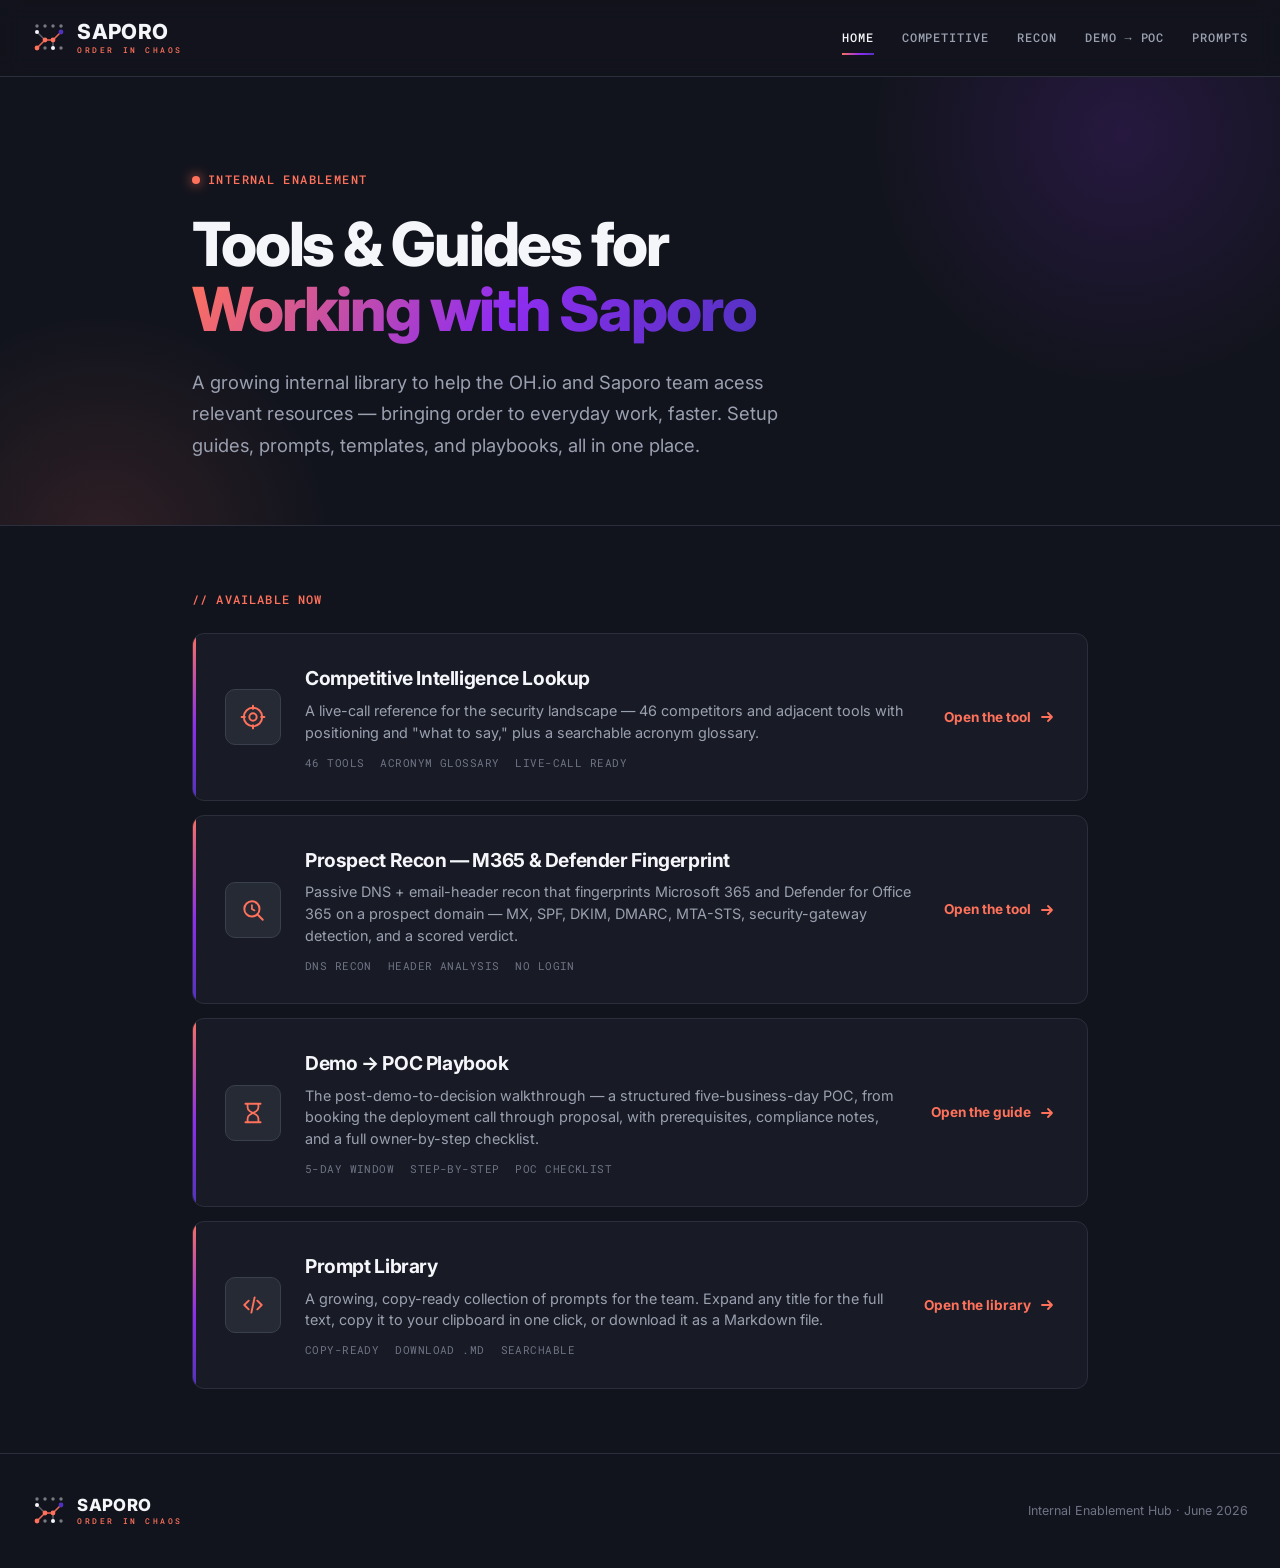
<file: index.html>
<!DOCTYPE html>
<html lang="en">
<head>
  <meta charset="UTF-8" />
  <meta name="viewport" content="width=device-width, initial-scale=1.0" />
  <title>Internal Enablement | Saporo</title>
  <link rel="preconnect" href="https://fonts.googleapis.com" />
  <link href="https://fonts.googleapis.com/css2?family=Inter:ital,wght@0,300;0,400;0,500;0,600;0,700;0,800;0,900;1,400&family=Roboto+Mono:ital,wght@0,400;0,500;1,400&display=swap" rel="stylesheet" />
  <link rel="stylesheet" href="saporo.css" />
  <style>
    /* Page-specific styles — brand tokens, header/nav & footer live in saporo.css */
    .container { max-width: var(--content-max); margin: 0 auto; padding: 0 var(--content-pad); }

    /* ── Hero ───────────────────────────────────────────────────── */
    .hero {
      padding: 5.5rem 0 4rem;
      border-bottom: 1px solid var(--border);
      position: relative;
      overflow: hidden;
    }
    .hero::before {
      content: '';
      position: absolute;
      top: -45%; right: -8%;
      width: 520px; height: 520px;
      background: radial-gradient(circle, rgba(143,45,240,0.16), transparent 68%);
      pointer-events: none;
    }
    .hero::after {
      content: '';
      position: absolute;
      bottom: -55%; left: -10%;
      width: 460px; height: 460px;
      background: radial-gradient(circle, rgba(255,113,91,0.12), transparent 70%);
      pointer-events: none;
    }
    .hero .container { position: relative; z-index: 1; }
    .hero-eyebrow {
      display: inline-flex;
      align-items: center;
      gap: 0.5rem;
      font-family: 'Roboto Mono', monospace;
      font-size: 0.72rem;
      font-weight: 500;
      letter-spacing: 0.12em;
      text-transform: uppercase;
      color: var(--coral);
      margin-bottom: 1.4rem;
    }
    .hero-eyebrow::before {
      content: '';
      display: block;
      width: 8px; height: 8px;
      border-radius: 50%;
      background: var(--coral);
      box-shadow: 0 0 12px var(--coral);
    }
    .hero h1 {
      font-size: clamp(2.4rem, 5.5vw, 3.8rem);
      font-weight: 800;
      line-height: 1.08;
      color: var(--off-white);
      letter-spacing: -0.035em;
      margin-bottom: 1.5rem;
    }
    .hero h1 span {
      background: var(--grad);
      -webkit-background-clip: text;
      background-clip: text;
      -webkit-text-fill-color: transparent;
      color: transparent;
    }
    .hero-sub {
      font-size: 1.15rem;
      color: var(--gray-light);
      font-weight: 400;
      max-width: 620px;
    }

    /* ── Section heading ────────────────────────────────────────── */
    .section-label {
      font-family: 'Roboto Mono', monospace;
      font-size: 0.72rem;
      font-weight: 500;
      letter-spacing: 0.1em;
      text-transform: uppercase;
      color: var(--coral);
      margin-bottom: 1.5rem;
    }

    /* ── Resources ──────────────────────────────────────────────── */
    .resources { padding: 4rem 0; }

    /* Featured resource card */
    .featured {
      display: grid;
      grid-template-columns: 56px 1fr auto;
      align-items: center;
      gap: 0 1.5rem;
      background: var(--bg-2);
      border: 1px solid var(--border);
      border-radius: 12px;
      padding: 1.75rem 2rem;
      position: relative;
      overflow: hidden;
      transition: border-color 0.18s, background 0.18s, transform 0.18s;
    }
    .featured::before {
      content: '';
      position: absolute;
      left: 0; top: 0; bottom: 0;
      width: 3px;
      background: var(--grad);
    }
    .featured:hover {
      background: var(--bg-3);
      border-color: var(--gray-dim);
      transform: translateY(-2px);
    }
    .featured-icon {
      width: 56px; height: 56px;
      background: var(--bg-4);
      border: 1px solid var(--gray-dim);
      border-radius: 10px;
      display: flex; align-items: center; justify-content: center;
      color: var(--coral);
    }
    .featured-body h3 {
      font-size: 1.2rem;
      font-weight: 700;
      color: var(--off-white);
      letter-spacing: -0.02em;
      margin-bottom: 0.3rem;
    }
    .featured-body p { font-size: 0.9rem; color: var(--gray-light); line-height: 1.5; }
    .featured-meta { display: flex; gap: 1rem; margin-top: 0.65rem; }
    .featured-meta span {
      font-family: 'Roboto Mono', monospace;
      font-size: 0.68rem;
      letter-spacing: 0.04em;
      text-transform: uppercase;
      color: var(--gray);
    }
    .featured-cta {
      display: inline-flex;
      align-items: center;
      gap: 0.5rem;
      font-size: 0.85rem;
      font-weight: 700;
      color: var(--coral);
      white-space: nowrap;
    }
    .featured-cta svg { transition: transform 0.18s; }
    .featured:hover .featured-cta svg { transform: translateX(4px); }
    .featured + .featured { margin-top: 14px; }

    @media (max-width: 720px) {
      .hero { padding: 4rem 0 3rem; }
      .hero h1 { font-size: 2.2rem; }
      .featured { grid-template-columns: 48px 1fr; gap: 1rem 1.25rem; padding: 1.5rem 1.5rem 1.5rem 1.65rem; }
      .featured-icon { width: 48px; height: 48px; }
      .featured-cta { grid-column: 1 / -1; }
    }
  </style>
</head>
<body>

  <!-- ── Header / persistent nav ────────────────────────────────── -->
  <header>
    <div class="nav-wrap">
      <a class="logo-link" href="index.html" aria-label="Saporo — Home">
        <!-- Saporo node-graph mark (white knockout for dark theme) -->
        <svg class="logo-mark" viewBox="0 0 34 34" fill="none" xmlns="http://www.w3.org/2000/svg" aria-hidden="true">
          <!-- connecting edges -->
          <path d="M5 27 L13 19 L21 19 L29 11" stroke="#FF715B" stroke-width="1.6" stroke-linecap="round" stroke-linejoin="round" opacity="0.9"/>
          <path d="M5 11 L13 19 M21 19 L21 27" stroke="#F5F6FA" stroke-width="1.4" stroke-linecap="round" opacity="0.35"/>
          <!-- dot grid -->
          <circle cx="5"  cy="5"  r="1.7" fill="#F5F6FA" opacity="0.45"/>
          <circle cx="13" cy="5"  r="1.7" fill="#F5F6FA" opacity="0.45"/>
          <circle cx="21" cy="5"  r="1.7" fill="#F5F6FA" opacity="0.45"/>
          <circle cx="29" cy="5"  r="1.7" fill="#F5F6FA" opacity="0.45"/>
          <circle cx="5"  cy="11" r="2"   fill="#F5F6FA"/>
          <circle cx="29" cy="11" r="2.4" fill="#5132C0"/>
          <circle cx="13" cy="19" r="2.4" fill="#FF715B"/>
          <circle cx="21" cy="19" r="2.4" fill="#FF715B"/>
          <circle cx="5"  cy="27" r="2.4" fill="#FF715B"/>
          <circle cx="21" cy="27" r="2"   fill="#F5F6FA"/>
          <circle cx="29" cy="27" r="1.7" fill="#F5F6FA" opacity="0.45"/>
          <circle cx="13" cy="27" r="1.7" fill="#F5F6FA" opacity="0.45"/>
        </svg>
        <span class="logo-text">
          <span class="logo-word">SAPORO</span>
          <span class="logo-tag">Order in Chaos</span>
        </span>
      </a>
      <nav class="site-nav" aria-label="Primary">
        <a href="index.html" class="active">Home</a>
        <a href="competitive-lookup.html">Competitive</a>
        <a href="recon.html">Recon</a>
        <a href="demo-to-poc.html">Demo &rarr; POC</a>
        <a href="prompts.html">Prompts</a>
      </nav>
    </div>
  </header>

  <!-- ── Hero ──────────────────────────────────────────────────── -->
  <section class="hero">
    <div class="container">
      <div class="hero-eyebrow">Internal Enablement</div>
      <h1>Tools &amp; Guides for<br /><span>Working with Saporo</span></h1>
      <p class="hero-sub">A growing internal library to help the OH.io and Saporo team acess relevant resources — bringing order to everyday work, faster. Setup guides, prompts, templates, and playbooks, all in one place.</p>
    </div>
  </section>

  <!-- ── Resources ─────────────────────────────────────────────── -->
  <section class="resources">
    <div class="container">
      <p class="section-label">// available now</p>

      <!-- Featured resource — live tool -->
      <a class="featured" href="competitive-lookup.html">
        <div class="featured-icon">
          <svg width="26" height="26" viewBox="0 0 24 24" fill="none"><circle cx="12" cy="12" r="8.5" stroke="currentColor" stroke-width="1.8"/><circle cx="12" cy="12" r="3.4" stroke="currentColor" stroke-width="1.8"/><path d="M12 1.5v3M12 19.5v3M1.5 12h3M19.5 12h3" stroke="currentColor" stroke-width="1.8" stroke-linecap="round"/></svg>
        </div>
        <div class="featured-body">
          <h3>Competitive Intelligence Lookup</h3>
          <p>A live-call reference for the security landscape — 46 competitors and adjacent tools with positioning and "what to say," plus a searchable acronym glossary.</p>
          <div class="featured-meta">
            <span>46 tools</span>
            <span>Acronym glossary</span>
            <span>Live-call ready</span>
          </div>
        </div>
        <span class="featured-cta">
          Open the tool
          <svg width="16" height="16" viewBox="0 0 16 16" fill="none"><path d="M3 8h10M9 4l4 4-4 4" stroke="#FF715B" stroke-width="1.8" stroke-linecap="round" stroke-linejoin="round"/></svg>
        </span>
      </a>

      <a class="featured" href="recon.html">
        <div class="featured-icon">
          <svg width="26" height="26" viewBox="0 0 24 24" fill="none"><circle cx="11" cy="11" r="7" stroke="currentColor" stroke-width="1.8"/><path d="M16.2 16.2 21 21" stroke="currentColor" stroke-width="1.8" stroke-linecap="round"/><path d="M11 7.5V11l2.4 1.4" stroke="currentColor" stroke-width="1.6" stroke-linecap="round" stroke-linejoin="round"/></svg>
        </div>
        <div class="featured-body">
          <h3>Prospect Recon — M365 &amp; Defender Fingerprint</h3>
          <p>Passive DNS + email-header recon that fingerprints Microsoft 365 and Defender for Office 365 on a prospect domain — MX, SPF, DKIM, DMARC, MTA-STS, security-gateway detection, and a scored verdict.</p>
          <div class="featured-meta">
            <span>DNS recon</span>
            <span>Header analysis</span>
            <span>No login</span>
          </div>
        </div>
        <span class="featured-cta">
          Open the tool
          <svg width="16" height="16" viewBox="0 0 16 16" fill="none"><path d="M3 8h10M9 4l4 4-4 4" stroke="#FF715B" stroke-width="1.8" stroke-linecap="round" stroke-linejoin="round"/></svg>
        </span>
      </a>

      <a class="featured" href="demo-to-poc.html">
        <div class="featured-icon">
          <svg width="26" height="26" viewBox="0 0 24 24" fill="none"><path d="M5 3.5h14M5 20.5h14M7 3.5v3.2c0 1.5.8 2.9 2.1 3.7L12 12l2.9-1.6A4.3 4.3 0 0 0 17 6.7V3.5M7 20.5v-3.2c0-1.5.8-2.9 2.1-3.7L12 12l2.9 1.6c1.3.8 2.1 2.2 2.1 3.7v3.2" stroke="currentColor" stroke-width="1.7" stroke-linecap="round" stroke-linejoin="round"/></svg>
        </div>
        <div class="featured-body">
          <h3>Demo &rarr; POC Playbook</h3>
          <p>The post-demo-to-decision walkthrough — a structured five-business-day POC, from booking the deployment call through proposal, with prerequisites, compliance notes, and a full owner-by-step checklist.</p>
          <div class="featured-meta">
            <span>5-day window</span>
            <span>Step-by-step</span>
            <span>POC checklist</span>
          </div>
        </div>
        <span class="featured-cta">
          Open the guide
          <svg width="16" height="16" viewBox="0 0 16 16" fill="none"><path d="M3 8h10M9 4l4 4-4 4" stroke="#FF715B" stroke-width="1.8" stroke-linecap="round" stroke-linejoin="round"/></svg>
        </span>
      </a>

      <a class="featured" href="prompts.html">
        <div class="featured-icon">
          <svg width="26" height="26" viewBox="0 0 24 24" fill="none"><path d="M8 8l-4 4 4 4M16 8l4 4-4 4M13.5 5l-3 14" stroke="currentColor" stroke-width="1.8" stroke-linecap="round" stroke-linejoin="round"/></svg>
        </div>
        <div class="featured-body">
          <h3>Prompt Library</h3>
          <p>A growing, copy-ready collection of prompts for the team. Expand any title for the full text, copy it to your clipboard in one click, or download it as a Markdown file.</p>
          <div class="featured-meta">
            <span>Copy-ready</span>
            <span>Download .md</span>
            <span>Searchable</span>
          </div>
        </div>
        <span class="featured-cta">
          Open the library
          <svg width="16" height="16" viewBox="0 0 16 16" fill="none"><path d="M3 8h10M9 4l4 4-4 4" stroke="#FF715B" stroke-width="1.8" stroke-linecap="round" stroke-linejoin="round"/></svg>
        </span>
      </a>

    </div>
  </section>

  <!-- ── Footer ─────────────────────────────────────────────────── -->
  <footer>
    <div class="nav-wrap">
      <a class="logo-link footer-left" href="index.html" aria-label="Saporo — Home">
        <svg class="logo-mark" viewBox="0 0 34 34" fill="none" xmlns="http://www.w3.org/2000/svg" aria-hidden="true">
          <path d="M5 27 L13 19 L21 19 L29 11" stroke="#FF715B" stroke-width="1.6" stroke-linecap="round" stroke-linejoin="round" opacity="0.9"/>
          <path d="M5 11 L13 19 M21 19 L21 27" stroke="#F5F6FA" stroke-width="1.4" stroke-linecap="round" opacity="0.35"/>
          <circle cx="5"  cy="5"  r="1.7" fill="#F5F6FA" opacity="0.45"/>
          <circle cx="13" cy="5"  r="1.7" fill="#F5F6FA" opacity="0.45"/>
          <circle cx="21" cy="5"  r="1.7" fill="#F5F6FA" opacity="0.45"/>
          <circle cx="29" cy="5"  r="1.7" fill="#F5F6FA" opacity="0.45"/>
          <circle cx="5"  cy="11" r="2"   fill="#F5F6FA"/>
          <circle cx="29" cy="11" r="2.4" fill="#5132C0"/>
          <circle cx="13" cy="19" r="2.4" fill="#FF715B"/>
          <circle cx="21" cy="19" r="2.4" fill="#FF715B"/>
          <circle cx="5"  cy="27" r="2.4" fill="#FF715B"/>
          <circle cx="21" cy="27" r="2"   fill="#F5F6FA"/>
          <circle cx="29" cy="27" r="1.7" fill="#F5F6FA" opacity="0.45"/>
          <circle cx="13" cy="27" r="1.7" fill="#F5F6FA" opacity="0.45"/>
        </svg>
        <span class="logo-text">
          <span class="logo-word">SAPORO</span>
          <span class="logo-tag">Order in Chaos</span>
        </span>
      </a>
      <p>Internal Enablement Hub · June 2026</p>
    </div>
  </footer>

</body>
</html>
</file>
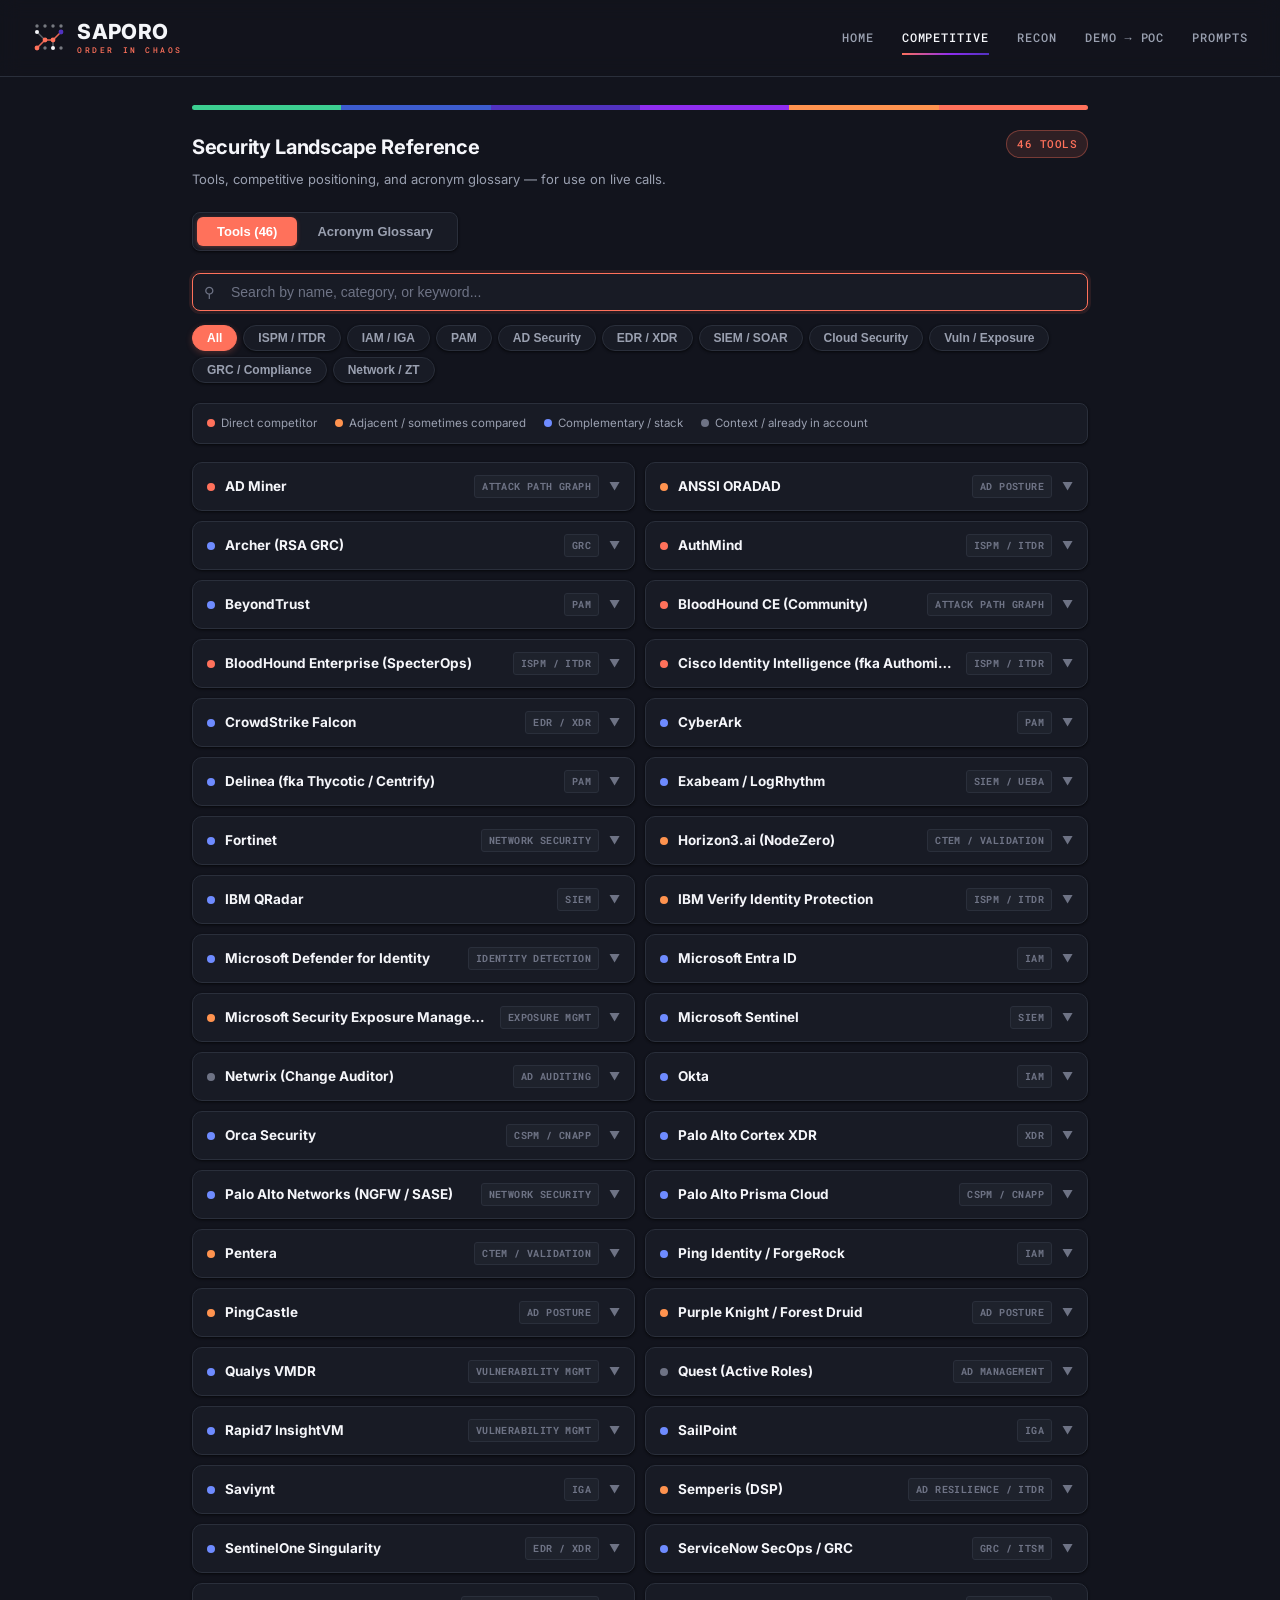
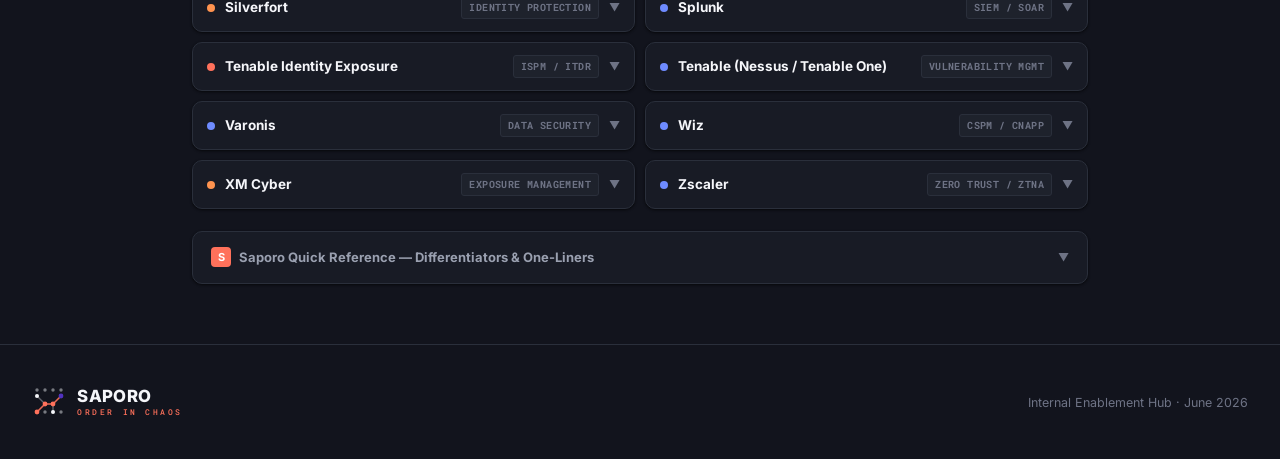
<file: competitive-lookup.html>
<!DOCTYPE html>
<html lang="en">
<head>
<meta charset="UTF-8">
<meta name="viewport" content="width=device-width, initial-scale=1.0">
<title>Saporo — Competitive Intelligence</title>
<link rel="preconnect" href="https://fonts.googleapis.com" />
<link href="https://fonts.googleapis.com/css2?family=Inter:ital,wght@0,300;0,400;0,500;0,600;0,700;0,800;0,900;1,400&family=Roboto+Mono:ital,wght@0,400;0,500;1,400&display=swap" rel="stylesheet" />
<link rel="stylesheet" href="saporo.css" />
<style>
  /* Page-specific styles — brand tokens, header/nav & footer live in saporo.css.
     The tool's semantic tokens alias the shared brand so changes propagate. */
  :root {
    --surface:var(--bg-2); --border-strong:var(--gray-dim);
    --text:var(--off-white); --text-2:var(--gray-light); --text-3:var(--gray);
    --red:var(--coral); --red-dark:#FF8E7B; --red-light:rgba(255,113,91,0.12); --red-mid:rgba(255,113,91,0.18);
    --green-bg:rgba(60,207,145,0.12); --green-b:rgba(60,207,145,0.32);
    --orange-bg:rgba(255,147,79,0.12); --orange-b:rgba(255,147,79,0.32);
    --blue:#6E8BFF; --blue-bg:rgba(60,92,207,0.18); --blue-b:rgba(110,139,255,0.4);
    --gray-bg:#1E222C; --gray-b:var(--border);
    --shadow-sm:0 1px 3px rgba(0,0,0,.4),0 1px 2px rgba(0,0,0,.3);
    --shadow:0 4px 16px rgba(0,0,0,.5),0 1px 3px rgba(0,0,0,.4);
  }

  /* live tool count, shown in the page header */
  .count-pill { flex-shrink:0; font-family:'Roboto Mono',monospace; font-size:11px; font-weight:500; letter-spacing:0.04em; text-transform:uppercase; color:var(--red); background:var(--red-light); border:1px solid rgba(255,113,91,0.35); padding:4px 10px; border-radius:20px; white-space:nowrap; }

  /* PAGE */
  .page { max-width:var(--content-max); margin:0 auto; padding:28px var(--content-pad) 60px; }
  .score-bands { display:flex; height:5px; border-radius:3px; overflow:hidden; margin-bottom:20px; }
  .band { flex:1; }
  .page-header { margin-bottom:22px; display:flex; align-items:flex-start; justify-content:space-between; gap:16px; }
  .page-title { font-size:20px; font-weight:700; color:var(--text); letter-spacing:-0.3px; }
  .page-subtitle { font-size:13px; color:var(--text-2); margin-top:4px; }

  /* TAB BAR */
  .tab-bar { display:flex; gap:0; margin-bottom:22px; background:var(--surface); border:1px solid var(--border); border-radius:8px; padding:4px; width:fit-content; box-shadow:var(--shadow-sm); }
  .tab-btn { font-size:13px; font-weight:600; padding:7px 20px; border-radius:6px; border:none; background:transparent; color:var(--text-2); cursor:pointer; transition:all .15s; }
  .tab-btn.active { background:var(--red); color:#fff; box-shadow:0 1px 4px rgba(255,113,91,.3); }
  .tab-btn:not(.active):hover { color:var(--text); background:var(--gray-bg); }

  /* SEARCH */
  .search-wrap { position:relative; margin-bottom:14px; }
  .search-wrap input { width:100%; background:var(--surface); border:1.5px solid var(--border); border-radius:8px; padding:10px 16px 10px 38px; font-size:14px; color:var(--text); outline:none; transition:border-color .15s,box-shadow .15s; box-shadow:var(--shadow-sm); }
  .search-wrap input::placeholder { color:var(--text-3); }
  .search-wrap input:focus { border-color:var(--red); box-shadow:0 0 0 3px rgba(255,113,91,.10); }
  .search-icon { position:absolute; left:12px; top:50%; transform:translateY(-50%); color:var(--text-3); font-size:14px; pointer-events:none; }
  .clear-btn { position:absolute; right:10px; top:50%; transform:translateY(-50%); background:var(--gray-bg); border:1px solid var(--border); color:var(--text-2); font-size:12px; cursor:pointer; padding:2px 8px; border-radius:4px; display:none; }
  .clear-btn.visible { display:block; }

  /* FILTERS */
  .filters { display:flex; gap:6px; flex-wrap:wrap; margin-bottom:20px; }
  .filter-btn { font-size:12px; font-weight:600; padding:5px 14px; border-radius:20px; border:1.5px solid var(--border); background:var(--surface); color:var(--text-2); cursor:pointer; transition:all .15s; white-space:nowrap; box-shadow:var(--shadow-sm); }
  .filter-btn:hover { border-color:var(--red); color:var(--red); }
  .filter-btn.active { background:var(--red); border-color:var(--red); color:#fff; box-shadow:0 2px 6px rgba(255,113,91,.25); }

  /* LEGEND */
  .legend { display:flex; gap:18px; flex-wrap:wrap; margin-bottom:18px; padding:10px 14px; background:var(--surface); border:1px solid var(--border); border-radius:8px; box-shadow:var(--shadow-sm); }
  .legend-item { display:flex; align-items:center; gap:6px; font-size:11.5px; color:var(--text-2); }
  .legend-dot { width:8px; height:8px; border-radius:50%; flex-shrink:0; }

  /* TOOL GRID */
  .grid { display:grid; grid-template-columns:1fr 1fr; gap:10px; }

  /* CARDS */
  .card { background:var(--surface); border:1.5px solid var(--border); border-radius:10px; overflow:hidden; cursor:pointer; transition:border-color .15s,box-shadow .15s; box-shadow:var(--shadow-sm); }
  .card:hover { border-color:var(--border-strong); box-shadow:var(--shadow); }
  .card.open { border-color:var(--red); border-left-width:3px; grid-column:span 2; box-shadow:0 3px 12px rgba(255,113,91,.12); }
  .card-header { display:flex; align-items:center; gap:10px; padding:12px 14px; }
  .rel-dot { width:8px; height:8px; border-radius:50%; flex-shrink:0; }
  .rel-direct { background:#FF715B; } .rel-adjacent { background:#FF934F; } .rel-stack { background:#6E8BFF; } .rel-neutral { background:#6E7385; }
  .comp-name { font-size:13.5px; font-weight:700; color:var(--text); flex:1; min-width:0; white-space:nowrap; overflow:hidden; text-overflow:ellipsis; }
  .card.open .comp-name { white-space:normal; }
  .cat-tag { font-size:10px; font-weight:700; letter-spacing:0.4px; text-transform:uppercase; color:var(--text-3); padding:2px 7px; background:var(--gray-bg); border-radius:3px; border:1px solid var(--border); white-space:nowrap; flex-shrink:0; }
  .chevron { color:var(--text-3); font-size:11px; transition:transform .2s; flex-shrink:0; }
  .card.open .chevron { transform:rotate(180deg); color:var(--red); }
  .card-body { display:none; padding:0 16px 16px; border-top:1px solid var(--border); }
  .card.open .card-body { display:block; }
  .section { margin-top:12px; }
  .section-label { font-size:10px; font-weight:700; letter-spacing:1px; text-transform:uppercase; color:var(--text-3); margin-bottom:5px; }
  .section-text { font-size:13px; color:var(--text-2); line-height:1.6; }
  .pills { display:flex; flex-wrap:wrap; gap:5px; }
  .pill { font-size:11.5px; padding:3px 9px; border-radius:4px; font-weight:600; }
  .pill-s { background:var(--green-bg); color:var(--green); border:1px solid var(--green-b); }
  .pill-g { background:var(--red-light); color:var(--red-dark); border:1px solid rgba(255,113,91,0.45); }
  .pill-n { background:var(--gray-bg); color:var(--text-2); border:1px solid var(--border); }
  .rel-label { display:inline-block; font-size:10px; font-weight:700; letter-spacing:0.6px; text-transform:uppercase; padding:2px 8px; border-radius:3px; margin-top:12px; margin-bottom:2px; }
  .rel-label-direct { background:var(--red-light); color:var(--red); border:1px solid rgba(255,113,91,0.45); }
  .rel-label-adjacent { background:var(--orange-bg); color:var(--orange); border:1px solid var(--orange-b); }
  .rel-label-stack { background:var(--blue-bg); color:var(--blue); border:1px solid var(--blue-b); }
  .rel-label-neutral { background:var(--gray-bg); color:var(--text-2); border:1px solid var(--border); }
  .response-box { background:var(--red-light); border:1px solid rgba(255,113,91,0.45); border-left:3px solid var(--red); border-radius:0 6px 6px 0; padding:11px 14px; margin-top:6px; }
  .response-box p { font-size:13px; color:#F3BDB2; line-height:1.65; font-style:italic; }
  .response-box p+p { margin-top:7px; }
  .stack-box { background:var(--blue-bg); border:1px solid var(--blue-b); border-left:3px solid var(--blue); border-radius:0 6px 6px 0; padding:11px 14px; margin-top:6px; font-size:13px; color:#C7D2FF; line-height:1.65; font-style:italic; }
  .divider { width:100%; height:1px; background:var(--border); margin:12px 0 0; }
  .no-results { text-align:center; padding:48px; color:var(--text-3); font-size:14px; display:none; grid-column:span 2; }

  /* QUICK REF */
  .ref-panel { margin-top:22px; background:var(--surface); border:1.5px solid var(--border); border-radius:10px; overflow:hidden; box-shadow:var(--shadow-sm); }
  .ref-header { padding:14px 18px; display:flex; align-items:center; justify-content:space-between; cursor:pointer; border-bottom:1px solid transparent; transition:border-color .15s; }
  .ref-panel.open .ref-header { border-bottom-color:var(--border); }
  .ref-title { font-size:13px; font-weight:700; color:var(--text-2); display:flex; align-items:center; gap:8px; }
  .ref-icon { width:20px; height:20px; background:var(--red); border-radius:4px; display:flex; align-items:center; justify-content:center; color:#fff; font-size:11px; font-weight:700; flex-shrink:0; }
  .ref-body { display:none; padding:16px 18px; }
  .ref-panel.open .ref-body { display:block; }
  .diff-grid { display:grid; grid-template-columns:repeat(3,1fr); gap:8px; margin-top:4px; }
  .diff-item { background:var(--gray-bg); border:1px solid var(--border); border-radius:8px; padding:11px 12px; }
  .diff-num { font-size:10px; font-weight:800; color:var(--red); margin-bottom:4px; letter-spacing:0.5px; }
  .diff-text { font-size:12.5px; color:var(--text-2); line-height:1.5; }
  .liners-grid { margin-top:14px; display:flex; flex-direction:column; gap:8px; }
  .liner-item { padding:11px 13px; background:var(--gray-bg); border:1px solid var(--border); border-radius:8px; }
  .liner-ctx { font-size:10px; font-weight:800; letter-spacing:0.8px; text-transform:uppercase; color:var(--red); margin-bottom:5px; }
  .liner-quote { font-size:13px; color:var(--text); line-height:1.65; font-style:italic; }
  .ref-section-label { font-size:10px; font-weight:800; letter-spacing:1px; text-transform:uppercase; color:var(--text-3); margin-bottom:8px; margin-top:14px; }
  .ref-section-label:first-child { margin-top:0; }

  /* GLOSSARY */
  .gloss-search-wrap { position:relative; margin-bottom:16px; }
  .gloss-search-wrap input { width:100%; background:var(--surface); border:1.5px solid var(--border); border-radius:8px; padding:10px 16px 10px 38px; font-size:14px; color:var(--text); outline:none; transition:border-color .15s,box-shadow .15s; box-shadow:var(--shadow-sm); }
  .gloss-search-wrap input::placeholder { color:var(--text-3); }
  .gloss-search-wrap input:focus { border-color:var(--red); box-shadow:0 0 0 3px rgba(255,113,91,.10); }
  .gloss-search-icon { position:absolute; left:12px; top:50%; transform:translateY(-50%); color:var(--text-3); font-size:14px; pointer-events:none; }

  .gloss-cat-filters { display:flex; gap:6px; flex-wrap:wrap; margin-bottom:20px; }

  .gloss-grid { display:grid; grid-template-columns:repeat(auto-fill,minmax(280px,1fr)); gap:8px; }
  .gloss-card { background:var(--surface); border:1px solid var(--border); border-radius:8px; padding:12px 14px; box-shadow:var(--shadow-sm); transition:border-color .15s; }
  .gloss-card:hover { border-color:var(--border-strong); }
  .gloss-acronym { font-size:14px; font-weight:800; color:var(--text); letter-spacing:-0.2px; }
  .gloss-def { font-size:12.5px; color:var(--text-2); margin-top:3px; line-height:1.5; }
  .gloss-full { font-size:11.5px; color:var(--text-3); margin-top:2px; font-style:italic; }
  .gloss-cat-badge { display:inline-block; font-size:9.5px; font-weight:700; letter-spacing:0.5px; text-transform:uppercase; padding:2px 6px; border-radius:3px; margin-top:5px; }
  .gcat-identity  { background:rgba(255,113,91,0.14); color:#FF9685; border:1px solid rgba(255,113,91,0.35); }
  .gcat-protocol  { background:rgba(60,92,207,0.20); color:#9DB0FF; border:1px solid rgba(110,139,255,0.40); }
  .gcat-threat    { background:rgba(255,147,79,0.14); color:#FFB07A; border:1px solid rgba(255,147,79,0.35); }
  .gcat-cloud     { background:rgba(60,207,145,0.14); color:#5FE0AC; border:1px solid rgba(60,207,145,0.35); }
  .gcat-framework { background:rgba(143,45,240,0.20); color:#C79BF5; border:1px solid rgba(143,45,240,0.40); }
  .gcat-business  { background:rgba(45,160,210,0.16); color:#7FC6E8; border:1px solid rgba(45,160,210,0.40); }
  .gcat-technical { background:rgba(154,160,176,0.12); color:#B7BCC9; border:1px solid #3A3F4D; }
  .gloss-no-results { text-align:center; padding:48px; color:var(--text-3); font-size:14px; display:none; grid-column:1/-1; }

  @media (max-width:680px) {
    .grid { grid-template-columns:1fr; }
    .card.open { grid-column:span 1; }
    .no-results { grid-column:span 1; }
    .diff-grid { grid-template-columns:1fr; }
    .gloss-grid { grid-template-columns:1fr; }
  }
  /* Saporo brand: mono treatment for labels (matches enablement hub) */
  .section-label, .cat-tag, .rel-label,
  .gloss-cat-badge, .liner-ctx, .diff-num, .ref-section-label { font-family:'Roboto Mono',monospace; }
</style>
</head>
<body>

<header>
  <div class="nav-wrap">
    <a class="logo-link" href="index.html" title="Back to Enablement Hub">
      <svg class="logo-mark" viewBox="0 0 34 34" fill="none" xmlns="http://www.w3.org/2000/svg" aria-hidden="true">
        <path d="M5 27 L13 19 L21 19 L29 11" stroke="#FF715B" stroke-width="1.6" stroke-linecap="round" stroke-linejoin="round" opacity="0.9"/>
        <path d="M5 11 L13 19 M21 19 L21 27" stroke="#F5F6FA" stroke-width="1.4" stroke-linecap="round" opacity="0.35"/>
        <circle cx="5"  cy="5"  r="1.7" fill="#F5F6FA" opacity="0.45"/>
        <circle cx="13" cy="5"  r="1.7" fill="#F5F6FA" opacity="0.45"/>
        <circle cx="21" cy="5"  r="1.7" fill="#F5F6FA" opacity="0.45"/>
        <circle cx="29" cy="5"  r="1.7" fill="#F5F6FA" opacity="0.45"/>
        <circle cx="5"  cy="11" r="2"   fill="#F5F6FA"/>
        <circle cx="29" cy="11" r="2.4" fill="#5132C0"/>
        <circle cx="13" cy="19" r="2.4" fill="#FF715B"/>
        <circle cx="21" cy="19" r="2.4" fill="#FF715B"/>
        <circle cx="5"  cy="27" r="2.4" fill="#FF715B"/>
        <circle cx="21" cy="27" r="2"   fill="#F5F6FA"/>
        <circle cx="29" cy="27" r="1.7" fill="#F5F6FA" opacity="0.45"/>
        <circle cx="13" cy="27" r="1.7" fill="#F5F6FA" opacity="0.45"/>
      </svg>
      <span class="logo-text">
        <span class="logo-word">SAPORO</span>
        <span class="logo-tag">Order in Chaos</span>
      </span>
    </a>
    <nav class="site-nav" aria-label="Primary">
      <a href="index.html">Home</a>
      <a href="competitive-lookup.html" class="active">Competitive</a>
      <a href="recon.html">Recon</a>
      <a href="demo-to-poc.html">Demo &rarr; POC</a>
      <a href="prompts.html">Prompts</a>
    </nav>
  </div>
</header>

<div class="page">
  <div class="score-bands">
    <div class="band" style="background:#3CCF91"></div>
    <div class="band" style="background:#3C5CCF"></div>
    <div class="band" style="background:#5132C0"></div>
    <div class="band" style="background:#8F2DF0"></div>
    <div class="band" style="background:#FF934F"></div>
    <div class="band" style="background:#FF715B"></div>
  </div>

  <div class="page-header">
    <div>
      <div class="page-title">Security Landscape Reference</div>
      <div class="page-subtitle">Tools, competitive positioning, and acronym glossary — for use on live calls.</div>
    </div>
    <span class="count-pill" id="countBadge">46 tools</span>
  </div>

  <div class="tab-bar">
    <button class="tab-btn active" onclick="showTab('tools',this)">Tools (46)</button>
    <button class="tab-btn" onclick="showTab('glossary',this)">Acronym Glossary</button>
  </div>

  <!-- ===== TOOLS TAB ===== -->
  <div id="tab-tools">
    <div class="search-wrap">
      <span class="search-icon">&#9906;</span>
      <input type="text" id="search" placeholder="Search by name, category, or keyword..." autocomplete="off" autofocus />
      <button class="clear-btn" id="clearBtn" onclick="clearSearch()">&#x2715; Clear</button>
    </div>
    <div class="filters">
      <button class="filter-btn active" data-filter="all">All</button>
      <button class="filter-btn" data-filter="ispm">ISPM / ITDR</button>
      <button class="filter-btn" data-filter="iam">IAM / IGA</button>
      <button class="filter-btn" data-filter="pam">PAM</button>
      <button class="filter-btn" data-filter="ad">AD Security</button>
      <button class="filter-btn" data-filter="edr">EDR / XDR</button>
      <button class="filter-btn" data-filter="siem">SIEM / SOAR</button>
      <button class="filter-btn" data-filter="cloud">Cloud Security</button>
      <button class="filter-btn" data-filter="vuln">Vuln / Exposure</button>
      <button class="filter-btn" data-filter="grc">GRC / Compliance</button>
      <button class="filter-btn" data-filter="network">Network / ZT</button>
    </div>
    <div class="legend">
      <div class="legend-item"><div class="legend-dot" style="background:#FF715B"></div>Direct competitor</div>
      <div class="legend-item"><div class="legend-dot" style="background:#FF934F"></div>Adjacent / sometimes compared</div>
      <div class="legend-item"><div class="legend-dot" style="background:#6E8BFF"></div>Complementary / stack</div>
      <div class="legend-item"><div class="legend-dot" style="background:#6E7385"></div>Context / already in account</div>
    </div>

    <div class="grid" id="grid">

      <!-- AD MINER -->
      <div class="card" data-cat="ispm" data-rel="direct" data-name="ad miner adminer" data-tags="attack path graph bloodhound neo4j active directory free french anssi">
        <div class="card-header" onclick="toggle(this)">
          <span class="rel-dot rel-direct"></span><span class="comp-name">AD Miner</span><span class="cat-tag">Attack Path Graph</span><span class="chevron">&#9660;</span>
        </div>
        <div class="card-body">
          <span class="rel-label rel-label-direct">Direct competitor</span>
          <div class="section"><div class="section-label">What they do</div><div class="section-text">Free, French-rooted reporting built on BloodHound / Neo4j data — community attack-path reports for Active Directory. Manual, point-in-time.</div></div>
          <div class="divider"></div>
          <div class="section"><div class="section-label">What to say</div><div class="response-box"><p>"AD Miner produces useful attack-path reports off BloodHound/Neo4j data, but it's a free, manual reporting layer. Saporo is a supported platform with native collection, chokepoint prioritization, scheduled re-evaluation, and ANSSI/CIS alignment — findings you can operationalize, not just read."</p></div></div>
        </div>
      </div>

      <!-- ANSSI ORADAD -->
      <div class="card" data-cat="ad" data-rel="adjacent" data-name="anssi oradad ad data collector" data-tags="active directory collector anssi audit france framework cis posture">
        <div class="card-header" onclick="toggle(this)">
          <span class="rel-dot rel-adjacent"></span><span class="comp-name">ANSSI ORADAD</span><span class="cat-tag">AD Posture</span><span class="chevron">&#9660;</span>
        </div>
        <div class="card-body">
          <span class="rel-label rel-label-adjacent">Adjacent / sometimes compared</span>
          <div class="section"><div class="section-label">What they do</div><div class="section-text">ANSSI's open-source Active Directory data collector — gathers raw directory data for offline analysis. A collection tool, not a prioritization or remediation product.</div></div>
          <div class="divider"></div>
          <div class="section"><div class="section-label">What to say</div><div class="response-box"><p>"ORADAD collects the AD data — it doesn't tell you what to fix first. Saporo does posture-first analysis and prioritization on top: chained attack paths, chokepoints, and framework-mapped evidence (ANSSI/CIS) — not raw collection or change logs."</p></div></div>
        </div>
      </div>

      <!-- ARCHER -->
      <div class="card" data-cat="grc" data-rel="stack" data-name="archer rsa grc" data-tags="governance risk compliance policy audit">
        <div class="card-header" onclick="toggle(this)">
          <span class="rel-dot rel-stack"></span><span class="comp-name">Archer (RSA GRC)</span><span class="cat-tag">GRC</span><span class="chevron">&#9660;</span>
        </div>
        <div class="card-body">
          <span class="rel-label rel-label-stack">Complementary / context</span>
          <div class="section"><div class="section-label">What they do</div><div class="section-text">Enterprise GRC — policy management, risk assessments, audit management, compliance reporting. Common in financial services and regulated industries.</div></div>
          <div class="divider"></div>
          <div class="section"><div class="section-label">What to say</div><div class="stack-box">"Archer manages the risk register and compliance program. Saporo is a source of technical evidence for that program — findings map to CIS Controls, ISO 27001, and MITRE ATT&CK."</div></div>
        </div>
      </div>

      <!-- AUTHMIND -->
      <div class="card" data-cat="ispm" data-rel="direct" data-name="authmind" data-tags="identity security posture management itdr agentless us-based">
        <div class="card-header" onclick="toggle(this)">
          <span class="rel-dot rel-direct"></span><span class="comp-name">AuthMind</span><span class="cat-tag">ISPM / ITDR</span><span class="chevron">&#9660;</span>
        </div>
        <div class="card-body">
          <span class="rel-label rel-label-direct">Direct competitor</span>
          <div class="section"><div class="section-label">What they do</div><div class="section-text">ISPM + ITDR platform, agentless, multi-environment. US-based (Bethesda, MD). Closest category match — will appear on the same shortlists.</div></div>
          <div class="divider"></div>
          <div class="section"><div class="section-label">Strengths / Gaps</div><div class="pills"><span class="pill pill-s">Same category positioning</span><span class="pill pill-s">US-based</span><span class="pill pill-s">Agentless</span><span class="pill pill-g">Not graph-native at Saporo's scale</span><span class="pill pill-g">Lacks chokepoint model</span></div></div>
          <div class="divider"></div>
          <div class="section"><div class="section-label">What to say</div><div class="response-box"><p>"AuthMind is in the same category — the question is depth and scale. Saporo's in-memory graph engine processes billions of attack paths in real time. In complex hybrid environments, the coverage difference becomes visible quickly — lean into a POC."</p></div></div>
        </div>
      </div>

      <!-- BEYONDTRUST -->
      <div class="card" data-cat="pam" data-rel="stack" data-name="beyondtrust" data-tags="privileged access remote access endpoint privilege pam">
        <div class="card-header" onclick="toggle(this)">
          <span class="rel-dot rel-stack"></span><span class="comp-name">BeyondTrust</span><span class="cat-tag">PAM</span><span class="chevron">&#9660;</span>
        </div>
        <div class="card-body">
          <span class="rel-label rel-label-stack">Complementary / stack</span>
          <div class="section"><div class="section-label">What they do</div><div class="section-text">PAM platform — privileged password management, endpoint privilege management, secure remote access. Known for endpoint least privilege angle.</div></div>
          <div class="divider"></div>
          <div class="section"><div class="section-label">What to say</div><div class="stack-box">"BeyondTrust enforces least privilege and controls privileged sessions. Saporo maps the attack paths that lead to those accounts. Saporo finds the risk, BeyondTrust contains it."</div></div>
        </div>
      </div>

      <!-- BLOODHOUND CE -->
      <div class="card" data-cat="ispm" data-rel="direct" data-name="bloodhound ce community edition specterops" data-tags="attack path graph open source red team free manual">
        <div class="card-header" onclick="toggle(this)">
          <span class="rel-dot rel-direct"></span><span class="comp-name">BloodHound CE (Community)</span><span class="cat-tag">Attack Path Graph</span><span class="chevron">&#9660;</span>
        </div>
        <div class="card-body">
          <span class="rel-label rel-label-direct">Direct competitor</span>
          <div class="section"><div class="section-label">What they do</div><div class="section-text">Free, open-source attack-path graph — the red-team standard. Manual, point-in-time collection; no scheduled re-evaluation or remediation workflow.</div></div>
          <div class="divider"></div>
          <div class="section"><div class="section-label">What to say</div><div class="response-box"><p>"BloodHound CE is the red-team standard for seeing attack paths — manually, at a point in time. Saporo runs it on a schedule with chokepoint prioritization, remediation, and exec reporting, no specialist operators needed. If BH is in play, that's a great ICP signal — they already get attack paths; sell the operationalization."</p></div></div>
        </div>
      </div>

      <!-- BLOODHOUND -->
      <div class="card" data-cat="ispm" data-rel="direct" data-name="bloodhound enterprise specterops" data-tags="attack path graph azure ad red team">
        <div class="card-header" onclick="toggle(this)">
          <span class="rel-dot rel-direct"></span><span class="comp-name">BloodHound Enterprise (SpecterOps)</span><span class="cat-tag">ISPM / ITDR</span><span class="chevron">&#9660;</span>
        </div>
        <div class="card-body">
          <span class="rel-label rel-label-direct">Direct competitor</span>
          <div class="section"><div class="section-label">What they do</div><div class="section-text">SpecterOps' paid SaaS attack-path platform — chokepoint scoring and Tier-0 blast radius. Scaling fast ($75M Series B); OpenGraph now adds Okta, GitHub &amp; Mac (Mar 2026) — so don't pitch it as AD-only.</div></div>
          <div class="divider"></div>
          <div class="section"><div class="section-label">Strengths / Gaps</div><div class="pills"><span class="pill pill-s">Practitioner credibility (original attack-path graph)</span><span class="pill pill-s">Chokepoint scoring</span><span class="pill pill-g">More analyst-driven, less operationalized</span><span class="pill pill-g">Lighter Business-Impact safety checks</span><span class="pill pill-g">Coverage expanding fast — don't fight on coverage</span></div></div>
          <div class="divider"></div>
          <div class="section"><div class="section-label">What to say</div><div class="response-box"><p>"BloodHound has real practitioner credibility — respect it, then lead with chokepoint economics and Business Impact, not coverage claims that will age. Saporo brings deeper misconfig coverage out of the box (ADCS, SMB shares, AWS, M365), Business-Impact checks before a fix is applied, scheduled re-evaluation, and an on-prem option."</p><p>"Community or Enterprise? How often is it run, and who owns remediation between runs? That's where Saporo's operationalization wins."</p></div></div>
        </div>
      </div>

      <!-- CISCO IDENTITY INTELLIGENCE -->
      <div class="card" data-cat="ispm" data-rel="direct" data-name="cisco identity intelligence authomize" data-tags="ispm saas cloud cisco">
        <div class="card-header" onclick="toggle(this)">
          <span class="rel-dot rel-direct"></span><span class="comp-name">Cisco Identity Intelligence (fka Authomize)</span><span class="cat-tag">ISPM / ITDR</span><span class="chevron">&#9660;</span>
        </div>
        <div class="card-body">
          <span class="rel-label rel-label-direct">Direct competitor</span>
          <div class="section"><div class="section-label">What they do</div><div class="section-text">ISPM platform acquired by Cisco (2023). Part of the Cisco Security Cloud. Focus on SaaS and cloud identity posture, entitlement visibility, and risk detection. Surfaces in accounts with Cisco relationships.</div></div>
          <div class="divider"></div>
          <div class="section"><div class="section-label">Strengths / Gaps</div><div class="pills"><span class="pill pill-s">Cisco distribution network</span><span class="pill pill-s">Strong SaaS / cloud identity coverage</span><span class="pill pill-g">Weaker on-prem AD depth</span><span class="pill pill-g">Platform bundle, not attack path specialist</span><span class="pill pill-g">Integration complexity post-acquisition</span></div></div>
          <div class="divider"></div>
          <div class="section"><div class="section-label">What to say</div><div class="response-box"><p>"Cisco Identity Intelligence is strong on SaaS and cloud entitlement visibility. Saporo's differentiator is graph-native attack path computation across hybrid environments. If they have complex AD, the comparison will favor Saporo on depth."</p></div></div>
        </div>
      </div>

      <!-- CROWDSTRIKE -->
      <div class="card" data-cat="edr" data-rel="stack" data-name="crowdstrike falcon identity" data-tags="edr endpoint detection response xdr identity threat">
        <div class="card-header" onclick="toggle(this)">
          <span class="rel-dot rel-stack"></span><span class="comp-name">CrowdStrike Falcon</span><span class="cat-tag">EDR / XDR</span><span class="chevron">&#9660;</span>
        </div>
        <div class="card-body">
          <span class="rel-label rel-label-stack">Complementary / already in account</span>
          <div class="section"><div class="section-label">What they do</div><div class="section-text">Market-leading EDR/XDR with an identity threat-detection module (Falcon Identity). Doubling down on real-time identity — acquired SGNL ($740M) — but still detection-led, not attack-path-led.</div></div>
          <div class="divider"></div>
          <div class="section"><div class="section-label">What to say</div><div class="response-box"><p>"CrowdStrike is excellent — complementary, not competitive. Falcon catches threats in motion; Saporo works pre-breach, reducing the paths that drive those identity alerts and the lateral-movement blast radius. Falcon is the alarm system; Saporo removes the unlocked windows."</p><p>"Which recurring identity alerts could be prevented outright by removing the underlying attack path?"</p></div></div>
        </div>
      </div>

      <!-- CYBERARK -->
      <div class="card" data-cat="pam" data-rel="stack" data-name="cyberark pam" data-tags="privileged access management secrets vault pam">
        <div class="card-header" onclick="toggle(this)">
          <span class="rel-dot rel-stack"></span><span class="comp-name">CyberArk</span><span class="cat-tag">PAM</span><span class="chevron">&#9660;</span>
        </div>
        <div class="card-body">
          <span class="rel-label rel-label-stack">Complementary / stack</span>
          <div class="section"><div class="section-label">What they do</div><div class="section-text">Market-leading PAM — vaulting, session management, secrets management, just-in-time access. Also has a Workforce Identity platform. Common in regulated enterprises.</div></div>
          <div class="divider"></div>
          <div class="section"><div class="section-label">What to say</div><div class="stack-box">"CyberArk vaults privileged accounts. Saporo shows the attack paths that lead to those accounts — so you can prioritize what needs to be vaulted first. Strong co-sell story: Saporo finds the risk, CyberArk contains it."</div></div>
        </div>
      </div>

      <!-- DELINEA -->
      <div class="card" data-cat="pam" data-rel="stack" data-name="delinea thycotic centrify" data-tags="privileged access management pam cloud">
        <div class="card-header" onclick="toggle(this)">
          <span class="rel-dot rel-stack"></span><span class="comp-name">Delinea (fka Thycotic / Centrify)</span><span class="cat-tag">PAM</span><span class="chevron">&#9660;</span>
        </div>
        <div class="card-body">
          <span class="rel-label rel-label-stack">Complementary / stack</span>
          <div class="section"><div class="section-label">What they do</div><div class="section-text">PAM platform formed from Thycotic + Centrify merger. Cloud-native positioning, mid-market to enterprise. Secret Server and Privilege Manager are flagship products.</div></div>
          <div class="divider"></div>
          <div class="section"><div class="section-label">What to say</div><div class="stack-box">"Same co-sell story as CyberArk — PAM controls privileged access, Saporo maps the risk that drives PAM prioritization."</div></div>
        </div>
      </div>

      <!-- EXABEAM -->
      <div class="card" data-cat="siem" data-rel="stack" data-name="exabeam logrhythm ueba" data-tags="ueba behavior analytics insider threat siem">
        <div class="card-header" onclick="toggle(this)">
          <span class="rel-dot rel-stack"></span><span class="comp-name">Exabeam / LogRhythm</span><span class="cat-tag">SIEM / UEBA</span><span class="chevron">&#9660;</span>
        </div>
        <div class="card-body">
          <span class="rel-label rel-label-stack">Complementary / stack</span>
          <div class="section"><div class="section-label">What they do</div><div class="section-text">SIEM and UEBA platform — behavioral analytics and threat detection via behavioral baselines. Merged with LogRhythm (2024). Strong in mid-enterprise and regulated sectors.</div></div>
          <div class="divider"></div>
          <div class="section"><div class="section-label">What to say</div><div class="stack-box">"Exabeam detects anomalous behavior in real time. Saporo shows the misconfigured pathways that make that behavior dangerous. Different signal types — they coexist well."</div></div>
        </div>
      </div>

      <!-- FORTINET -->
      <div class="card" data-cat="network" data-rel="stack" data-name="fortinet fortigate" data-tags="firewall network security fortios ngfw">
        <div class="card-header" onclick="toggle(this)">
          <span class="rel-dot rel-stack"></span><span class="comp-name">Fortinet</span><span class="cat-tag">Network Security</span><span class="chevron">&#9660;</span>
        </div>
        <div class="card-body">
          <span class="rel-label rel-label-stack">Complementary / stack</span>
          <div class="section"><div class="section-label">What they do</div><div class="section-text">Network security vendor — NGFWs, SD-WAN, SASE. Common in mid-market and enterprise. Identity security is not a strength of the FortiGuard portfolio.</div></div>
          <div class="divider"></div>
          <div class="section"><div class="section-label">What to say</div><div class="stack-box">"Fortinet is network-centric. Identity attack path management is not part of their portfolio. Fortinet accounts often have an underserved identity risk problem — strong Saporo entry point."</div></div>
        </div>
      </div>

      <!-- HORIZON3 -->
      <div class="card" data-cat="vuln" data-rel="adjacent" data-name="horizon3 horizon3.ai nodezero autonomous pentest" data-tags="ctem validation autonomous pentest exploitability exposure">
        <div class="card-header" onclick="toggle(this)">
          <span class="rel-dot rel-adjacent"></span><span class="comp-name">Horizon3.ai (NodeZero)</span><span class="cat-tag">CTEM / Validation</span><span class="chevron">&#9660;</span>
        </div>
        <div class="card-body">
          <span class="rel-label rel-label-adjacent">Adjacent / sometimes compared</span>
          <div class="section"><div class="section-label">What they do</div><div class="section-text">Autonomous pentesting / continuous validation (NodeZero) — proves exploitability by safely executing attacks. Broader than identity.</div></div>
          <div class="divider"></div>
          <div class="section"><div class="section-label">What to say</div><div class="response-box"><p>"Horizon3 proves a path is exploitable by running it — that answers 'is this real?', not 'which few fixes remove the most risk?' Saporo maps ALL identity paths and the chokepoints that collapse the most, not only what a given run touched. Mature programs run both."</p></div></div>
        </div>
      </div>

      <!-- IBM QRADAR -->
      <div class="card" data-cat="siem" data-rel="stack" data-name="ibm qradar siem" data-tags="siem security operations center log management ibm">
        <div class="card-header" onclick="toggle(this)">
          <span class="rel-dot rel-stack"></span><span class="comp-name">IBM QRadar</span><span class="cat-tag">SIEM</span><span class="chevron">&#9660;</span>
        </div>
        <div class="card-body">
          <span class="rel-label rel-label-stack">Complementary / stack</span>
          <div class="section"><div class="section-label">What they do</div><div class="section-text">Enterprise SIEM with UEBA and SOAR. Common in large financial services and government accounts.</div></div>
          <div class="divider"></div>
          <div class="section"><div class="section-label">What to say</div><div class="stack-box">"QRadar is the detection and logging layer. Saporo adds identity posture and attack path context QRadar can't generate. QRadar accounts are SOC-mature — a good audience for Saporo's proactive approach."</div></div>
        </div>
      </div>

      <!-- IBM VERIFY -->
      <div class="card" data-cat="ispm" data-rel="adjacent" data-name="ibm verify identity protection" data-tags="enterprise itdr ispm ibm">
        <div class="card-header" onclick="toggle(this)">
          <span class="rel-dot rel-adjacent"></span><span class="comp-name">IBM Verify Identity Protection</span><span class="cat-tag">ISPM / ITDR</span><span class="chevron">&#9660;</span>
        </div>
        <div class="card-body">
          <span class="rel-label rel-label-adjacent">Adjacent / sometimes compared</span>
          <div class="section"><div class="section-label">What they do</div><div class="section-text">Enterprise ISPM/ITDR integrated with IBM Security stack (QRadar, Verify). Relevant in large regulated accounts where IBM is deeply embedded.</div></div>
          <div class="divider"></div>
          <div class="section"><div class="section-label">Strengths / Gaps</div><div class="pills"><span class="pill pill-s">IBM relationship leverage</span><span class="pill pill-s">Integrates with existing IBM stack</span><span class="pill pill-g">Slower innovation cycle</span><span class="pill pill-g">Not graph-native attack path specialist</span></div></div>
          <div class="divider"></div>
          <div class="section"><div class="section-label">What to say</div><div class="response-box"><p>"IBM is a platform sale. If identity attack path coverage is the priority, ask how IBM quantifies the number of paths computed across their AD and cloud environment. That's where the technical comparison turns."</p></div></div>
        </div>
      </div>

      <!-- MICROSOFT DEFENDER FOR IDENTITY -->
      <div class="card" data-cat="edr" data-rel="stack" data-name="microsoft defender for identity mdi atp" data-tags="azure defender identity lateral movement atp microsoft">
        <div class="card-header" onclick="toggle(this)">
          <span class="rel-dot rel-stack"></span><span class="comp-name">Microsoft Defender for Identity</span><span class="cat-tag">Identity Detection</span><span class="chevron">&#9660;</span>
        </div>
        <div class="card-body">
          <span class="rel-label rel-label-stack">Complementary / already in account</span>
          <div class="section"><div class="section-label">What they do</div><div class="section-text">Microsoft's identity threat detection — monitors AD for suspicious behavior, lateral movement, credential attacks, DCSync. Formerly Azure ATP. Part of the Microsoft 365 Defender suite.</div></div>
          <div class="divider"></div>
          <div class="section"><div class="section-label">What to say</div><div class="response-box"><p>"MDI is a good detection tool — it alerts when attacks are happening. Saporo works upstream: it maps attack paths before anyone tries to use them, and tells you which misconfigurations to fix first. Detection and prevention — both necessary, different tools."</p></div></div>
        </div>
      </div>

      <!-- MICROSOFT ENTRA -->
      <div class="card" data-cat="iam" data-rel="stack" data-name="microsoft entra id azure ad" data-tags="azure active directory cloud identity conditional access mfa microsoft">
        <div class="card-header" onclick="toggle(this)">
          <span class="rel-dot rel-stack"></span><span class="comp-name">Microsoft Entra ID</span><span class="cat-tag">IAM</span><span class="chevron">&#9660;</span>
        </div>
        <div class="card-body">
          <span class="rel-label rel-label-stack">"Why not just use what we have?"</span>
          <div class="section"><div class="section-label">What they do</div><div class="section-text">Microsoft's cloud identity platform — SSO, MFA, Conditional Access, identity governance. Present in virtually every account. Most common adjacent objection.</div></div>
          <div class="divider"></div>
          <div class="section"><div class="section-label">Their gaps vs. Saporo</div><div class="pills"><span class="pill pill-g">No attack path computation or visualization</span><span class="pill pill-g">No chokepoint prioritization</span><span class="pill pill-g">Blind to on-prem AD cross-environment paths</span><span class="pill pill-g">Secure Score = checkbox, not risk priority</span></div></div>
          <div class="divider"></div>
          <div class="section"><div class="section-label">What to say</div><div class="response-box"><p>"Entra tells you your current configuration — it doesn't show you how an attacker chains those configurations together to reach a Domain Controller. Saporo maps those paths and tells you which five changes collapse 80% of the risk."</p><p>Discovery question: "How does your Microsoft tooling tell you which misconfigurations could be chained to reach your most critical assets?"</p></div></div>
        </div>
      </div>

      <!-- MICROSOFT SECURITY EXPOSURE MANAGEMENT -->
      <div class="card" data-cat="vuln" data-rel="adjacent" data-name="microsoft security exposure management msem" data-tags="exposure graph ctem microsoft e5 attack surface estate">
        <div class="card-header" onclick="toggle(this)">
          <span class="rel-dot rel-adjacent"></span><span class="comp-name">Microsoft Security Exposure Management</span><span class="cat-tag">Exposure Mgmt</span><span class="chevron">&#9660;</span>
        </div>
        <div class="card-body">
          <span class="rel-label rel-label-adjacent">Adjacent / sometimes compared</span>
          <div class="section"><div class="section-label">What they do</div><div class="section-text">Microsoft-native exposure graph across the estate, consolidating Defender / Entra / Intune signals. Typically tied to E5.</div></div>
          <div class="divider"></div>
          <div class="section"><div class="section-label">What to say</div><div class="response-box"><p>"MS Security Exposure Management is strong inside the Microsoft estate. Saporo is vendor-neutral with identity-first depth across non-Microsoft sources — AD, Entra, AWS, Okta, ADCS — and no E5 dependency. In hybrid, multi-vendor environments the depth and independence gap shows quickly."</p></div></div>
        </div>
      </div>

      <!-- MICROSOFT SENTINEL -->
      <div class="card" data-cat="siem" data-rel="stack" data-name="microsoft sentinel azure sentinel" data-tags="siem cloud native security operations azure microsoft">
        <div class="card-header" onclick="toggle(this)">
          <span class="rel-dot rel-stack"></span><span class="comp-name">Microsoft Sentinel</span><span class="cat-tag">SIEM</span><span class="chevron">&#9660;</span>
        </div>
        <div class="card-body">
          <span class="rel-label rel-label-stack">Complementary / stack</span>
          <div class="section"><div class="section-label">What they do</div><div class="section-text">Cloud-native SIEM built on Azure. Tight integration with Microsoft 365 and Defender suite. Common in Microsoft-heavy enterprises as the default SOC platform.</div></div>
          <div class="divider"></div>
          <div class="section"><div class="section-label">What to say</div><div class="stack-box">"Sentinel is a strong SIEM in a Microsoft stack. It detects threats from logs. Saporo operates upstream — mapping identity attack paths and eliminating them proactively. Different tool, different timing."</div></div>
        </div>
      </div>

      <!-- NETWRIX -->
      <div class="card" data-cat="ad" data-rel="neutral" data-name="netwrix change auditor" data-tags="active directory auditing change detection compliance change auditor pingcastle">
        <div class="card-header" onclick="toggle(this)">
          <span class="rel-dot rel-neutral"></span><span class="comp-name">Netwrix (Change Auditor)</span><span class="cat-tag">AD Auditing</span><span class="chevron">&#9660;</span>
        </div>
        <div class="card-body">
          <span class="rel-label rel-label-neutral">Context / already in account</span>
          <div class="section"><div class="section-label">What they do</div><div class="section-text">AD auditing &amp; change detection (incl. Change Auditor), data access governance, and compliance reporting; now also owns PingCastle. Primarily answers "who changed what in AD" and generates audit evidence.</div></div>
          <div class="divider"></div>
          <div class="section"><div class="section-label">What to say</div><div class="stack-box">"Netwrix tells you what changed after the fact. Saporo tells you what those configurations enable from an attacker's perspective — proactively. Completely different use case."</div></div>
        </div>
      </div>

      <!-- OKTA -->
      <div class="card" data-cat="iam" data-rel="stack" data-name="okta" data-tags="iam sso mfa workforce identity access management">
        <div class="card-header" onclick="toggle(this)">
          <span class="rel-dot rel-stack"></span><span class="comp-name">Okta</span><span class="cat-tag">IAM</span><span class="chevron">&#9660;</span>
        </div>
        <div class="card-body">
          <span class="rel-label rel-label-stack">Complementary / stack</span>
          <div class="section"><div class="section-label">What they do</div><div class="section-text">Workforce and customer identity — SSO, MFA, lifecycle management, adaptive access. Saporo ingests Okta as a data source for attack path analysis.</div></div>
          <div class="divider"></div>
          <div class="section"><div class="section-label">What to say</div><div class="stack-box">"Saporo connects to Okta as a data source — it reads your Okta identity data and incorporates it into the attack path graph alongside AD and Azure. Having Okta doesn't answer what an attacker could do with those identities in a hybrid path. That's what Saporo shows."</div></div>
        </div>
      </div>

      <!-- ORCA -->
      <div class="card" data-cat="cloud" data-rel="stack" data-name="orca security" data-tags="cloud security agentless workload cspm">
        <div class="card-header" onclick="toggle(this)">
          <span class="rel-dot rel-stack"></span><span class="comp-name">Orca Security</span><span class="cat-tag">CSPM / CNAPP</span><span class="chevron">&#9660;</span>
        </div>
        <div class="card-body">
          <span class="rel-label rel-label-stack">Complementary / stack</span>
          <div class="section"><div class="section-label">What they do</div><div class="section-text">Agentless cloud security — CSPM, workload protection, vulnerability management, cloud attack path analysis. Competes with Wiz; similar positioning.</div></div>
          <div class="divider"></div>
          <div class="section"><div class="section-label">What to say</div><div class="stack-box">"Orca covers cloud infrastructure risk. Saporo covers identity attack paths. Same complementary story as Wiz — different environments."</div></div>
        </div>
      </div>

      <!-- PALO ALTO CORTEX -->
      <div class="card" data-cat="edr" data-rel="stack" data-name="palo alto cortex xdr" data-tags="xdr endpoint cloud detection response palo alto">
        <div class="card-header" onclick="toggle(this)">
          <span class="rel-dot rel-stack"></span><span class="comp-name">Palo Alto Cortex XDR</span><span class="cat-tag">XDR</span><span class="chevron">&#9660;</span>
        </div>
        <div class="card-body">
          <span class="rel-label rel-label-stack">Complementary / already in account</span>
          <div class="section"><div class="section-label">What they do</div><div class="section-text">Extended detection and response from Palo Alto Networks. Combines endpoint, network, and cloud telemetry. Identity data feeds into XDR alerts but it is not a dedicated ISPM tool.</div></div>
          <div class="divider"></div>
          <div class="section"><div class="section-label">What to say</div><div class="stack-box">"Cortex XDR correlates signals after an event. Saporo eliminates the attack paths before they become events. Palo Alto accounts are high-quality targets — security-mature and receptive to prevention-first positioning."</div></div>
        </div>
      </div>

      <!-- PALO ALTO NGFW -->
      <div class="card" data-cat="network" data-rel="stack" data-name="palo alto networks ngfw sase" data-tags="firewall network security next generation ngfw palo alto">
        <div class="card-header" onclick="toggle(this)">
          <span class="rel-dot rel-stack"></span><span class="comp-name">Palo Alto Networks (NGFW / SASE)</span><span class="cat-tag">Network Security</span><span class="chevron">&#9660;</span>
        </div>
        <div class="card-body">
          <span class="rel-label rel-label-stack">Complementary / stack</span>
          <div class="section"><div class="section-label">What they do</div><div class="section-text">Market-leading NGFW and SASE platform. Identity-aware network security but not an identity attack path tool. PAN accounts are typically security-mature.</div></div>
          <div class="divider"></div>
          <div class="section"><div class="section-label">What to say</div><div class="stack-box">"Palo Alto controls the network perimeter. Saporo controls the identity attack surface — the paths attackers follow after they're inside. PAN accounts are great targets — security-mature and receptive to prevention-first positioning."</div></div>
        </div>
      </div>

      <!-- PALO ALTO PRISMA -->
      <div class="card" data-cat="cloud" data-rel="stack" data-name="palo alto prisma cloud ciem" data-tags="cspm cnapp cloud workload ciem entitlements palo alto">
        <div class="card-header" onclick="toggle(this)">
          <span class="rel-dot rel-stack"></span><span class="comp-name">Palo Alto Prisma Cloud</span><span class="cat-tag">CSPM / CNAPP</span><span class="chevron">&#9660;</span>
        </div>
        <div class="card-body">
          <span class="rel-label rel-label-stack">Complementary / stack</span>
          <div class="section"><div class="section-label">What they do</div><div class="section-text">Cloud security platform covering CSPM, container security, code security, and cloud identity entitlements (CIEM module). Part of the Palo Alto Networks portfolio.</div></div>
          <div class="divider"></div>
          <div class="section"><div class="section-label">What to say</div><div class="stack-box">"Prisma Cloud's CIEM covers cloud entitlement permissions. Saporo covers hybrid identity attack paths — how on-prem AD connects to those cloud entitlements. Different scope, both part of a complete identity security program."</div></div>
        </div>
      </div>

      <!-- PENTERA -->
      <div class="card" data-cat="vuln" data-rel="adjacent" data-name="pentera automated security validation" data-tags="ctem validation autonomous pentest exploitability ai">
        <div class="card-header" onclick="toggle(this)">
          <span class="rel-dot rel-adjacent"></span><span class="comp-name">Pentera</span><span class="cat-tag">CTEM / Validation</span><span class="chevron">&#9660;</span>
        </div>
        <div class="card-body">
          <span class="rel-label rel-label-adjacent">Adjacent / sometimes compared</span>
          <div class="section"><div class="section-label">What they do</div><div class="section-text">Automated security validation / autonomous pentest — proves exploitability by safely attacking the environment. Raised $60M for AI-led validation. Broader than identity.</div></div>
          <div class="divider"></div>
          <div class="section"><div class="section-label">What to say</div><div class="response-box"><p>"Pentera proves exploitability — it shows a path is real. The open question is: across ALL identity paths, which few fixes remove the most? That's Saporo. Validation proves a path is real; Saporo names the chokepoints that close the most. Mature programs run both."</p></div></div>
        </div>
      </div>

      <!-- PING IDENTITY -->
      <div class="card" data-cat="iam" data-rel="stack" data-name="ping identity forgerock" data-tags="iam federation sso enterprise identity">
        <div class="card-header" onclick="toggle(this)">
          <span class="rel-dot rel-stack"></span><span class="comp-name">Ping Identity / ForgeRock</span><span class="cat-tag">IAM</span><span class="chevron">&#9660;</span>
        </div>
        <div class="card-body">
          <span class="rel-label rel-label-stack">Complementary / stack</span>
          <div class="section"><div class="section-label">What they do</div><div class="section-text">Enterprise IAM platform — SSO, federation, MFA, CIAM. ForgeRock merged with Ping Identity (2023). Common in large financial services and telco accounts with complex federation requirements.</div></div>
          <div class="divider"></div>
          <div class="section"><div class="section-label">What to say</div><div class="stack-box">"Ping/ForgeRock is authentication infrastructure. Saporo sits on top — it reads identity data and maps attack paths regardless of the underlying IAM platform. Complementary by design."</div></div>
        </div>
      </div>

      <!-- PINGCASTLE -->
      <div class="card" data-cat="ad" data-rel="adjacent" data-name="pingcastle netwrix ad assessment score" data-tags="active directory assessment score posture audit health check">
        <div class="card-header" onclick="toggle(this)">
          <span class="rel-dot rel-adjacent"></span><span class="comp-name">PingCastle</span><span class="cat-tag">AD Posture</span><span class="chevron">&#9660;</span>
        </div>
        <div class="card-body">
          <span class="rel-label rel-label-adjacent">Adjacent / sometimes compared</span>
          <div class="section"><div class="section-label">What they do</div><div class="section-text">Fast, cheap, ubiquitous AD assessment &amp; scoring (now part of Netwrix). Point-in-time directory health score.</div></div>
          <div class="divider"></div>
          <div class="section"><div class="section-label">What to say</div><div class="response-box"><p>"PingCastle gives a fast, ubiquitous AD score — meet the buyer there, then expand. The real question is a one-time score vs. ongoing, prioritized reduction of real reachability to Tier-0. Saporo delivers scheduled attack-path reduction with broad hybrid coverage, and cuts audit prep from 4–8 weeks to 3–5 days."</p></div></div>
        </div>
      </div>

      <!-- PURPLE KNIGHT / FOREST DRUID -->
      <div class="card" data-cat="ad" data-rel="adjacent" data-name="purple knight forest druid semperis" data-tags="active directory entra indicators exposure tier-0 free snapshot ad posture">
        <div class="card-header" onclick="toggle(this)">
          <span class="rel-dot rel-adjacent"></span><span class="comp-name">Purple Knight / Forest Druid</span><span class="cat-tag">AD Posture</span><span class="chevron">&#9660;</span>
        </div>
        <div class="card-body">
          <span class="rel-label rel-label-adjacent">Adjacent / sometimes compared</span>
          <div class="section"><div class="section-label">What they do</div><div class="section-text">Free Semperis tools — Purple Knight scores AD/Entra indicators of exposure &amp; compromise; Forest Druid maps Tier-0 attack paths. Point-in-time snapshots.</div></div>
          <div class="divider"></div>
          <div class="section"><div class="section-label">What to say</div><div class="response-box"><p>"Purple Knight and Forest Druid give a great free snapshot. Saporo turns that point-in-time picture into prioritized, tracked hardening across the full hybrid surface — chokepoints, remediation workflows, and measured reduction over time."</p></div></div>
        </div>
      </div>

      <!-- QUALYS -->
      <div class="card" data-cat="vuln" data-rel="stack" data-name="qualys vmdr" data-tags="vulnerability management cloud patch scanning">
        <div class="card-header" onclick="toggle(this)">
          <span class="rel-dot rel-stack"></span><span class="comp-name">Qualys VMDR</span><span class="cat-tag">Vulnerability Mgmt</span><span class="chevron">&#9660;</span>
        </div>
        <div class="card-body">
          <span class="rel-label rel-label-stack">Complementary / stack</span>
          <div class="section"><div class="section-label">What they do</div><div class="section-text">Cloud-based vulnerability management, detection and response. Covers infrastructure, endpoints, cloud workloads, and containers. No dedicated identity attack path capability.</div></div>
          <div class="divider"></div>
          <div class="section"><div class="section-label">What to say</div><div class="stack-box">"Qualys covers vulnerability exposure in the infrastructure layer. Saporo covers identity attack path exposure. Different attack surfaces — both matter."</div></div>
        </div>
      </div>

      <!-- QUEST -->
      <div class="card" data-cat="ad" data-rel="neutral" data-name="quest active roles" data-tags="active directory management provisioning">
        <div class="card-header" onclick="toggle(this)">
          <span class="rel-dot rel-neutral"></span><span class="comp-name">Quest (Active Roles)</span><span class="cat-tag">AD Management</span><span class="chevron">&#9660;</span>
        </div>
        <div class="card-body">
          <span class="rel-label rel-label-neutral">Context / already in account</span>
          <div class="section"><div class="section-label">What they do</div><div class="section-text">AD management tooling — Active Roles for AD delegation and provisioning, AD auditing and recovery. More IT operations than security.</div></div>
          <div class="divider"></div>
          <div class="section"><div class="section-label">What to say</div><div class="stack-box">"Quest Active Roles manages your AD structure. Saporo analyzes whether that structure creates attack paths. Completely different use cases — acknowledge and move on."</div></div>
        </div>
      </div>

      <!-- RAPID7 -->
      <div class="card" data-cat="vuln" data-rel="stack" data-name="rapid7 insightvm nexpose insightdr" data-tags="vulnerability management detection response exposure">
        <div class="card-header" onclick="toggle(this)">
          <span class="rel-dot rel-stack"></span><span class="comp-name">Rapid7 InsightVM</span><span class="cat-tag">Vulnerability Mgmt</span><span class="chevron">&#9660;</span>
        </div>
        <div class="card-body">
          <span class="rel-label rel-label-stack">Complementary / stack</span>
          <div class="section"><div class="section-label">What they do</div><div class="section-text">Vulnerability and exposure management (InsightVM) plus SIEM (InsightIDR) and MDR services. InsightIDR has some identity threat detection capability — UEBA and AD monitoring.</div></div>
          <div class="divider"></div>
          <div class="section"><div class="section-label">What to say</div><div class="stack-box">"Rapid7's identity monitoring in InsightIDR is behavioral detection. Saporo maps attack paths structurally — it doesn't wait for behavior. The VM product is a different category entirely."</div></div>
        </div>
      </div>

      <!-- SAILPOINT -->
      <div class="card" data-cat="iam" data-rel="stack" data-name="sailpoint iga" data-tags="identity governance administration access certification provisioning">
        <div class="card-header" onclick="toggle(this)">
          <span class="rel-dot rel-stack"></span><span class="comp-name">SailPoint</span><span class="cat-tag">IGA</span><span class="chevron">&#9660;</span>
        </div>
        <div class="card-body">
          <span class="rel-label rel-label-stack">Complementary / stack</span>
          <div class="section"><div class="section-label">What they do</div><div class="section-text">Identity Governance and Administration — access certifications, provisioning, role management, compliance reporting. Large enterprise and regulated market.</div></div>
          <div class="divider"></div>
          <div class="section"><div class="section-label">What to say</div><div class="stack-box">"SailPoint governs provisioning and access review. Saporo shows what that access enables in attack paths. SailPoint: 'does this person have the right access?' Saporo: 'what could an attacker do if they compromised this account?' Different questions — both part of a mature identity program."</div></div>
        </div>
      </div>

      <!-- SAVIYNT -->
      <div class="card" data-cat="iam" data-rel="stack" data-name="saviynt cloud iga cpam" data-tags="identity governance cloud access privileged">
        <div class="card-header" onclick="toggle(this)">
          <span class="rel-dot rel-stack"></span><span class="comp-name">Saviynt</span><span class="cat-tag">IGA</span><span class="chevron">&#9660;</span>
        </div>
        <div class="card-body">
          <span class="rel-label rel-label-stack">Complementary / stack</span>
          <div class="section"><div class="section-label">What they do</div><div class="section-text">Cloud-native IGA + CPAM. Competes with SailPoint; positioned as the cloud-first IGA alternative. Strong in financial services and healthcare.</div></div>
          <div class="divider"></div>
          <div class="section"><div class="section-label">What to say</div><div class="stack-box">"Same complementary dynamic as SailPoint. If they have Saviynt, it validates the need for Saporo: they've invested in governance but still need to know what the residual attack paths look like."</div></div>
        </div>
      </div>

      <!-- SEMPERIS -->
      <div class="card" data-cat="ispm" data-rel="adjacent" data-name="semperis dsp directory services protector purple knight forest druid" data-tags="active directory entra recovery resilience ransomware itdr dsp">
        <div class="card-header" onclick="toggle(this)">
          <span class="rel-dot rel-adjacent"></span><span class="comp-name">Semperis (DSP)</span><span class="cat-tag">AD Resilience / ITDR</span><span class="chevron">&#9660;</span>
        </div>
        <div class="card-body">
          <span class="rel-label rel-label-adjacent">Adjacent / complementary (recovery)</span>
          <div class="section"><div class="section-label">What they do</div><div class="section-text">Directory Services Protector (DSP) — AD/Entra resilience, recovery, and ransomware readiness, plus ITDR detection. Also makes the free Purple Knight &amp; Forest Druid tools. Strong US brand in AD protection.</div></div>
          <div class="divider"></div>
          <div class="section"><div class="section-label">Strengths / Gaps</div><div class="pills"><span class="pill pill-s">Deep AD directory expertise</span><span class="pill pill-s">Recovery &amp; ransomware resilience</span><span class="pill pill-g">Recovery / detection — not pre-attack prevention</span><span class="pill pill-g">Not graph-native attack-path</span><span class="pill pill-g">Limited hybrid cloud coverage</span></div></div>
          <div class="divider"></div>
          <div class="section"><div class="section-label">What to say</div><div class="response-box"><p>"Semperis excels at protecting AD during an incident and recovering from one. Saporo works upstream — before the attack. We map every path across AD and cloud and show you the chokepoints that eliminate 80% of exposure before anyone tries to exploit them."</p><p>"If they have Semperis: position Saporo as the prevention layer. Complementary — different budget, different conversation."</p></div></div>
        </div>
      </div>

      <!-- SENTINELONE -->
      <div class="card" data-cat="edr" data-rel="stack" data-name="sentinelone singularity identity attivo" data-tags="edr endpoint xdr identity detection">
        <div class="card-header" onclick="toggle(this)">
          <span class="rel-dot rel-stack"></span><span class="comp-name">SentinelOne Singularity</span><span class="cat-tag">EDR / XDR</span><span class="chevron">&#9660;</span>
        </div>
        <div class="card-body">
          <span class="rel-label rel-label-stack">Complementary / already in account</span>
          <div class="section"><div class="section-label">What they do</div><div class="section-text">EDR/XDR with identity module (acquired Attivo Networks for ITDR, 2022). Singularity Identity detects lateral movement and credential attacks.</div></div>
          <div class="divider"></div>
          <div class="section"><div class="section-label">What to say</div><div class="response-box"><p>"Same story as CrowdStrike — detection in motion vs. Saporo's attack path prevention. The Attivo acquisition added identity deception/detection — still a different layer."</p></div></div>
        </div>
      </div>

      <!-- SERVICENOW -->
      <div class="card" data-cat="grc" data-rel="stack" data-name="servicenow secops grc itsm" data-tags="grc governance risk compliance itsm ticketing workflow">
        <div class="card-header" onclick="toggle(this)">
          <span class="rel-dot rel-stack"></span><span class="comp-name">ServiceNow SecOps / GRC</span><span class="cat-tag">GRC / ITSM</span><span class="chevron">&#9660;</span>
        </div>
        <div class="card-body">
          <span class="rel-label rel-label-stack">Complementary / workflow integration</span>
          <div class="section"><div class="section-label">What they do</div><div class="section-text">ITSM platform with SecOps (vulnerability response, incident response) and GRC (risk, policy, compliance) modules. Very common in enterprise accounts for security workflow automation and ticketing.</div></div>
          <div class="divider"></div>
          <div class="section"><div class="section-label">What to say</div><div class="stack-box">"If they use ServiceNow for remediation ticketing, Saporo findings can feed directly into those workflows. Saporo identifies and prioritizes — ServiceNow operationalizes the fix."</div></div>
        </div>
      </div>

      <!-- SILVERFORT -->
      <div class="card" data-cat="ad" data-rel="adjacent" data-name="silverfort" data-tags="identity protection mfa adaptive authentication lateral movement ad">
        <div class="card-header" onclick="toggle(this)">
          <span class="rel-dot rel-adjacent"></span><span class="comp-name">Silverfort</span><span class="cat-tag">Identity Protection</span><span class="chevron">&#9660;</span>
        </div>
        <div class="card-body">
          <span class="rel-label rel-label-adjacent">Adjacent / sometimes compared</span>
          <div class="section"><div class="section-label">What they do</div><div class="section-text">Unified identity protection — MFA enforcement for legacy systems, adaptive authentication, lateral-movement detection. Acquired Rezonate and now markets a "complete identity security platform" with posture (ISPM) claims — but the core remains runtime enforcement.</div></div>
          <div class="divider"></div>
          <div class="section"><div class="section-label">Strengths / Gaps</div><div class="pills"><span class="pill pill-s">Strong US market presence</span><span class="pill pill-s">Real-time enforcement, legacy MFA</span><span class="pill pill-g">Posture is a bolt-on, not the core</span><span class="pill pill-g">Lighter attack-path depth &amp; chokepoint prioritization</span></div></div>
          <div class="divider"></div>
          <div class="section"><div class="section-label">What to say</div><div class="response-box"><p>"Silverfort enforces at runtime — and post-Rezonate it now talks posture too. The question is depth: attack-path analysis and chokepoint prioritization are Saporo's core, not a bolt-on module. Saporo reduces exposure upstream of runtime; if both are in play, Saporo ensures there's nothing dangerous left to enforce against."</p></div></div>
        </div>
      </div>

      <!-- SPLUNK -->
      <div class="card" data-cat="siem" data-rel="stack" data-name="splunk siem soar" data-tags="security information event management logging detection soc">
        <div class="card-header" onclick="toggle(this)">
          <span class="rel-dot rel-stack"></span><span class="comp-name">Splunk</span><span class="cat-tag">SIEM / SOAR</span><span class="chevron">&#9660;</span>
        </div>
        <div class="card-body">
          <span class="rel-label rel-label-stack">Complementary / stack</span>
          <div class="section"><div class="section-label">What they do</div><div class="section-text">Market-leading SIEM and SOAR platform. Acquired by Cisco (2024). Ingests logs, detects threats, orchestrates response. Common in enterprise SOCs.</div></div>
          <div class="divider"></div>
          <div class="section"><div class="section-label">What to say</div><div class="stack-box">"Splunk tells you what happened. Saporo tells you what could happen — and prevents it. Saporo findings can pipe into Splunk so the SOC has identity risk context alongside other alerts."</div></div>
        </div>
      </div>

      <!-- TENABLE IDENTITY EXPOSURE -->
      <div class="card" data-cat="ispm" data-rel="direct" data-name="tenable identity exposure alsid tenable.ad" data-tags="active directory exposure tenable">
        <div class="card-header" onclick="toggle(this)">
          <span class="rel-dot rel-direct"></span><span class="comp-name">Tenable Identity Exposure</span><span class="cat-tag">ISPM / ITDR</span><span class="chevron">&#9660;</span>
        </div>
        <div class="card-body">
          <span class="rel-label rel-label-direct">Direct competitor</span>
          <div class="section"><div class="section-label">What they do</div><div class="section-text">Formerly Alsid, acquired by Tenable. AD and Entra posture and attack path analysis, integrated into Tenable One. Risk: buyers may add it as a bundle rather than evaluate best-of-breed.</div></div>
          <div class="divider"></div>
          <div class="section"><div class="section-label">Strengths / Gaps</div><div class="pills"><span class="pill pill-s">Tenable relationship / bundle leverage</span><span class="pill pill-s">AD + Entra coverage</span><span class="pill pill-g">Platform module, not a standalone specialist</span><span class="pill pill-g">Limited graph-native scale</span><span class="pill pill-g">Less operationalized remediation</span></div></div>
          <div class="divider"></div>
          <div class="section"><div class="section-label">What to say</div><div class="response-box"><p>"If they're evaluating Tenable Identity Exposure as part of an existing Tenable agreement, the conversation is best-of-breed vs. bundle. Ask them how many attack paths their current tool has computed in their environment — that's where the comparison turns."</p></div></div>
        </div>
      </div>

      <!-- TENABLE ONE / NESSUS -->
      <div class="card" data-cat="vuln" data-rel="stack" data-name="tenable io nessus tenable one" data-tags="vulnerability management scanning exposure nessus">
        <div class="card-header" onclick="toggle(this)">
          <span class="rel-dot rel-stack"></span><span class="comp-name">Tenable (Nessus / Tenable One)</span><span class="cat-tag">Vulnerability Mgmt</span><span class="chevron">&#9660;</span>
        </div>
        <div class="card-body">
          <span class="rel-label rel-label-stack">Complementary / stack</span>
          <div class="section"><div class="section-label">What they do</div><div class="section-text">Vulnerability scanning and exposure management. Tenable One is their unified exposure platform (VM, cloud, OT, identity). Extremely common — nearly universal in enterprise environments.</div></div>
          <div class="divider"></div>
          <div class="section"><div class="section-label">What to say</div><div class="stack-box">"Tenable is almost certainly already in the environment. VM focuses on CVEs and patch exposure. Saporo focuses on identity misconfigurations and attack paths — the exploitation layer after a credential is stolen. Completely complementary."</div></div>
        </div>
      </div>

      <!-- VARONIS -->
      <div class="card" data-cat="cloud" data-rel="stack" data-name="varonis data security access graph" data-tags="data security dspm access governance who has access sensitive data">
        <div class="card-header" onclick="toggle(this)">
          <span class="rel-dot rel-stack"></span><span class="comp-name">Varonis</span><span class="cat-tag">Data Security</span><span class="chevron">&#9660;</span>
        </div>
        <div class="card-body">
          <span class="rel-label rel-label-stack">Complementary / stack</span>
          <div class="section"><div class="section-label">What they do</div><div class="section-text">Data-centric security — discovers and protects sensitive data and monitors access to it. Builds an access graph ("who can access what").</div></div>
          <div class="divider"></div>
          <div class="section"><div class="section-label">What to say</div><div class="stack-box">"Varonis secures the data and answers 'who has access to what' — an access graph. Saporo answers 'how does an attacker reach Domain Admin' — an attack graph — and removes those paths before the data is ever reached. Different layer, upstream of data security. Complementary."</div></div>
        </div>
      </div>

      <!-- WIZ -->
      <div class="card" data-cat="cloud" data-rel="stack" data-name="wiz cspm cnapp" data-tags="cloud security posture management cspm cnapp cloud risk workload">
        <div class="card-header" onclick="toggle(this)">
          <span class="rel-dot rel-stack"></span><span class="comp-name">Wiz</span><span class="cat-tag">CSPM / CNAPP</span><span class="chevron">&#9660;</span>
        </div>
        <div class="card-body">
          <span class="rel-label rel-label-stack">Complementary / stack</span>
          <div class="section"><div class="section-label">What they do</div><div class="section-text">Cloud security platform (CSPM + CNAPP). Graph-based cloud risk analysis — identifies misconfigs, toxic combinations, and exposure. Strong market presence. Covers cloud workloads and some cloud IAM — not on-prem AD attack paths.</div></div>
          <div class="divider"></div>
          <div class="section"><div class="section-label">What to say</div><div class="stack-box">"Wiz is excellent at cloud workload risk. Saporo's depth is in identity attack paths across hybrid AD + cloud — the paths from on-prem into cloud that Wiz doesn't model. Different terrain, both in a mature stack."</div></div>
        </div>
      </div>

      <!-- XM CYBER -->
      <div class="card" data-cat="ispm" data-rel="adjacent" data-name="xm cyber schwarz" data-tags="attack path simulation exposure management">
        <div class="card-header" onclick="toggle(this)">
          <span class="rel-dot rel-adjacent"></span><span class="comp-name">XM Cyber</span><span class="cat-tag">Exposure Management</span><span class="chevron">&#9660;</span>
        </div>
        <div class="card-body">
          <span class="rel-label rel-label-adjacent">Adjacent / sometimes compared</span>
          <div class="section"><div class="section-label">What they do</div><div class="section-text">The most identity-aware CTEM — cross-domain attack-path modeling across identity, vulnerabilities, and cloud misconfigs. Acquired by Schwarz Group ($700M). Broad scope — identity is one module.</div></div>
          <div class="divider"></div>
          <div class="section"><div class="section-label">Strengths / Gaps</div><div class="pills"><span class="pill pill-s">Well-funded, enterprise credibility</span><span class="pill pill-s">Broad, cross-domain CTEM coverage</span><span class="pill pill-g">Identity is a module, not the core</span><span class="pill pill-g">Less AD/Entra attack-path depth (ADCS ESC, RBCD, DCSync)</span></div></div>
          <div class="divider"></div>
          <div class="section"><div class="section-label">What to say</div><div class="response-box"><p>"XM Cyber is the most identity-aware CTEM — credit where due. Saporo brings identity-specialist depth (ADCS ESC, RBCD, DCSync) and an identity-team remediation backlog, not a cross-domain module. If identity is the biggest risk surface, best-of-breed wins — and the two can run together."</p></div></div>
        </div>
      </div>

      <!-- ZSCALER -->
      <div class="card" data-cat="network" data-rel="stack" data-name="zscaler zero trust ztna sase" data-tags="zero trust network access ztna proxy cloud sase">
        <div class="card-header" onclick="toggle(this)">
          <span class="rel-dot rel-stack"></span><span class="comp-name">Zscaler</span><span class="cat-tag">Zero Trust / ZTNA</span><span class="chevron">&#9660;</span>
        </div>
        <div class="card-body">
          <span class="rel-label rel-label-stack">Complementary / stack</span>
          <div class="section"><div class="section-label">What they do</div><div class="section-text">Cloud-delivered SASE and ZTNA. Proxies user connections, enforces policy, prevents lateral movement via network segmentation. Does not analyze identity attack paths in AD.</div></div>
          <div class="divider"></div>
          <div class="section"><div class="section-label">What to say</div><div class="stack-box">"Zscaler enforces zero trust at the network layer. Saporo enforces zero trust at the identity layer — eliminating paths that exist regardless of network controls. If they're building a zero trust architecture, both are part of the stack."</div></div>
        </div>
      </div>

      <div class="no-results" id="no-results">No tools matched. Try a different name or keyword.</div>
    </div>

    <!-- Quick Reference -->
    <div class="ref-panel" id="refPanel">
      <div class="ref-header" onclick="toggleRef()">
        <span class="ref-title"><span class="ref-icon">S</span>Saporo Quick Reference — Differentiators &amp; One-Liners</span>
        <span class="chevron" id="refChevron">&#9660;</span>
      </div>
      <div class="ref-body">
        <div class="ref-section-label">Key differentiators</div>
        <div class="diff-grid">
          <div class="diff-item"><div class="diff-num">01 — SCALE</div><div class="diff-text">In-memory graph engine processes billions of attack paths; re-evaluated on a schedule (daily by default). Don't say "real-time."</div></div>
          <div class="diff-item"><div class="diff-num">02 — CHOKEPOINTS</div><div class="diff-text">Names the 5–10 fixes that collapse the most Tier-0 paths. Minimum effort, maximum risk reduction.</div></div>
          <div class="diff-item"><div class="diff-num">03 — HYBRID</div><div class="diff-text">On-prem AD + Entra + AWS + Okta + ADCS in one native attack graph. Not bolted together.</div></div>
          <div class="diff-item"><div class="diff-num">04 — BUSINESS-SAFE</div><div class="diff-text">Business-Impact safety net warns whether a fix disrupts legitimate access before it's applied.</div></div>
          <div class="diff-item"><div class="diff-num">05 — OUTCOMES</div><div class="diff-text">~27M paths eliminated day one · −80% attack surface / 12 mo · 75–95% of Tier-0 paths closed via 5–10 fixes · 5–10× hidden Tier-0 revealed.</div></div>
          <div class="diff-item"><div class="diff-num">MARKET</div><div class="diff-text">71% of orgs hit by an identity breach last year; 67% of ransomware started with identity (Sophos, 2026). ~$13.7B → ~$33B PEM by 2029.</div></div>
        </div>
        <div class="ref-section-label">One-liners</div>
        <div class="liners-grid">
          <div class="liner-item"><div class="liner-ctx">SDR / cold outreach</div><div class="liner-quote">"Saporo maps every attack path across your identity environment — AD, Entra, AWS, Okta — and tells you the 5 changes that eliminate 80% of your risk. Most enterprises have hundreds of millions of paths they've never seen."</div></div>
          <div class="liner-item"><div class="liner-ctx">CISO discovery</div><div class="liner-quote">"How confident are you that you'd know which identity misconfigurations in your environment could be chained together to reach a Domain Controller?"</div></div>
          <div class="liner-item"><div class="liner-ctx">Technical champion</div><div class="liner-quote">"Most tools give you a list of findings. Saporo gives you a graph — the same view an attacker has — and then shows you the chokepoints where one fix collapses millions of paths."</div></div>
          <div class="liner-item"><div class="liner-ctx">vs. CrowdStrike / EDR / "we have detection covered"</div><div class="liner-quote">"Those tools are excellent at detection and response. Saporo works upstream — it finds and eliminates the attack paths before they're exploited. Complementary, not competitive."</div></div>
        </div>

        <div class="ref-section-label">Qualify in 5 questions</div>
        <div class="liners-grid">
          <div class="liner-item"><div class="liner-ctx">01 · When is the tool used?</div><div class="liner-quote">Before vs. during the attack — Saporo: before (preemptive exposure reduction).</div></div>
          <div class="liner-item"><div class="liner-ctx">02 · Which perimeter?</div><div class="liner-quote">External-facing vs. internal — Saporo: internal (identity is the perimeter).</div></div>
          <div class="liner-item"><div class="liner-ctx">03 · Which assets?</div><div class="liner-quote">Only the vulnerable vs. all identities — Saporo: every identity.</div></div>
          <div class="liner-item"><div class="liner-ctx">04 · Which identity problem?</div><div class="liner-quote">Authn · Authz · Permissions · Lifecycle — Saporo: permissions &amp; privileges (ISPM).</div></div>
          <div class="liner-item"><div class="liner-ctx">05 · What kind of graph?</div><div class="liner-quote">Investigation · Access · Attack — Saporo: the attack graph.</div></div>
        </div>

        <div class="ref-section-label">Objection → reframe</div>
        <div class="liners-grid">
          <div class="liner-item"><div class="liner-ctx">"We already use BloodHound."</div><div class="liner-quote">Community or Enterprise? How often is it run? Who owns remediation once paths are found?</div></div>
          <div class="liner-item"><div class="liner-ctx">"It's already in our E5."</div><div class="liner-quote">Does it give a prioritized attack-path remediation plan across non-Microsoft sources too?</div></div>
          <div class="liner-item"><div class="liner-ctx">"We want one platform."</div><div class="liner-quote">Is it giving IAM and AD teams enough identity detail to fix the root cause?</div></div>
          <div class="liner-item"><div class="liner-ctx">"We need detection / runtime."</div><div class="liner-quote">Which recurring identity alerts could be prevented by removing the underlying path?</div></div>
          <div class="liner-item"><div class="liner-ctx">"We only need an AD score."</div><div class="liner-quote">A one-time score, or ongoing prioritized reduction of real reachability to Tier-0?</div></div>
          <div class="liner-item"><div class="liner-ctx">"Pentera proves exploitability."</div><div class="liner-quote">Across ALL identity paths, which few fixes remove the most — not only what a run touched?</div></div>
        </div>

        <div class="ref-section-label">Landmines — don't</div>
        <div class="diff-grid">
          <div class="diff-item"><div class="diff-num">BLOODHOUND</div><div class="diff-text">Don't dismiss its credibility — respect it, then move to operationalization.</div></div>
          <div class="diff-item"><div class="diff-num">MICROSOFT</div><div class="diff-text">Don't fight on price or breadth — prove the posture-depth and independence gap.</div></div>
          <div class="diff-item"><div class="diff-num">CTEM</div><div class="diff-text">Don't argue against validation — position complement-not-replace.</div></div>
          <div class="diff-item"><div class="diff-num">XDR / VARONIS</div><div class="diff-text">Don't position as a replacement — stay in the pre-attack identity posture lane.</div></div>
          <div class="diff-item"><div class="diff-num">AD SCORE</div><div class="diff-text">Don't overcomplicate a simple AD health check — meet them there, expand later.</div></div>
          <div class="diff-item"><div class="diff-num">LANGUAGE</div><div class="diff-text">Don't say "continuous" or "real-time" — the graph re-evaluates on a schedule (daily by default); only log collection is continuous.</div></div>
        </div>
      </div>
    </div>
  </div><!-- end tab-tools -->

  <!-- ===== GLOSSARY TAB ===== -->
  <div id="tab-glossary" style="display:none">
    <div class="gloss-search-wrap">
      <span class="gloss-search-icon">&#9906;</span>
      <input type="text" id="glossSearch" placeholder="Search acronym or definition..." autocomplete="off" />
    </div>
    <div class="gloss-cat-filters" id="glossFilters">
      <button class="filter-btn active" data-gcat="all">All</button>
      <button class="filter-btn" data-gcat="identity">Identity &amp; Access</button>
      <button class="filter-btn" data-gcat="protocol">Protocols &amp; Standards</button>
      <button class="filter-btn" data-gcat="threat">Threat &amp; Detection</button>
      <button class="filter-btn" data-gcat="cloud">Cloud &amp; Network</button>
      <button class="filter-btn" data-gcat="framework">Frameworks &amp; Compliance</button>
      <button class="filter-btn" data-gcat="business">Business / GTM</button>
      <button class="filter-btn" data-gcat="technical">Technical</button>
    </div>
    <div class="gloss-grid" id="glossGrid"></div>
  </div>

</div><!-- end page -->

<footer>
  <div class="nav-wrap">
    <a class="logo-link footer-left" href="index.html" aria-label="Saporo — Home">
      <svg class="logo-mark" viewBox="0 0 34 34" fill="none" xmlns="http://www.w3.org/2000/svg" aria-hidden="true">
        <path d="M5 27 L13 19 L21 19 L29 11" stroke="#FF715B" stroke-width="1.6" stroke-linecap="round" stroke-linejoin="round" opacity="0.9"/>
        <path d="M5 11 L13 19 M21 19 L21 27" stroke="#F5F6FA" stroke-width="1.4" stroke-linecap="round" opacity="0.35"/>
        <circle cx="5"  cy="5"  r="1.7" fill="#F5F6FA" opacity="0.45"/>
        <circle cx="13" cy="5"  r="1.7" fill="#F5F6FA" opacity="0.45"/>
        <circle cx="21" cy="5"  r="1.7" fill="#F5F6FA" opacity="0.45"/>
        <circle cx="29" cy="5"  r="1.7" fill="#F5F6FA" opacity="0.45"/>
        <circle cx="5"  cy="11" r="2"   fill="#F5F6FA"/>
        <circle cx="29" cy="11" r="2.4" fill="#5132C0"/>
        <circle cx="13" cy="19" r="2.4" fill="#FF715B"/>
        <circle cx="21" cy="19" r="2.4" fill="#FF715B"/>
        <circle cx="5"  cy="27" r="2.4" fill="#FF715B"/>
        <circle cx="21" cy="27" r="2"   fill="#F5F6FA"/>
        <circle cx="29" cy="27" r="1.7" fill="#F5F6FA" opacity="0.45"/>
        <circle cx="13" cy="27" r="1.7" fill="#F5F6FA" opacity="0.45"/>
      </svg>
      <span class="logo-text">
        <span class="logo-word">SAPORO</span>
        <span class="logo-tag">Order in Chaos</span>
      </span>
    </a>
    <p>Internal Enablement Hub · June 2026</p>
  </div>
</footer>

<script>
// ── TAB SWITCHER ──────────────────────────────────────────────
function showTab(tab, btn) {
  document.getElementById('tab-tools').style.display    = tab === 'tools'    ? '' : 'none';
  document.getElementById('tab-glossary').style.display = tab === 'glossary' ? '' : 'none';
  document.querySelectorAll('.tab-btn').forEach(b => b.classList.remove('active'));
  btn.classList.add('active');
  if (tab === 'glossary') renderGlossary();
}

// ── TOOLS LOGIC ───────────────────────────────────────────────
const TOOLS = Array.from(document.querySelectorAll('.card'));

function toggle(header) {
  const card = header.closest('.card');
  const wasOpen = card.classList.contains('open');
  TOOLS.forEach(c => c.classList.remove('open'));
  if (!wasOpen) card.classList.add('open');
}

function toggleRef() {
  const panel = document.getElementById('refPanel');
  const chevron = document.getElementById('refChevron');
  panel.classList.toggle('open');
  chevron.style.transform = panel.classList.contains('open') ? 'rotate(180deg)' : '';
}

function clearSearch() {
  document.getElementById('search').value = '';
  document.getElementById('clearBtn').classList.remove('visible');
  applyFilters();
  document.getElementById('search').focus();
}

const searchInput = document.getElementById('search');
const clearBtn    = document.getElementById('clearBtn');
const filterBtns  = document.querySelectorAll('.filters .filter-btn');
const noResults   = document.getElementById('no-results');
const countBadge  = document.getElementById('countBadge');
let activeFilter  = 'all';

function applyFilters() {
  const q = searchInput.value.toLowerCase().trim();
  clearBtn.classList.toggle('visible', q.length > 0);
  let visible = 0;
  TOOLS.forEach(card => {
    const name = (card.dataset.name || '').toLowerCase();
    const tags = (card.dataset.tags || '').toLowerCase();
    const cat  = (card.dataset.cat  || '').toLowerCase();
    const body = card.querySelector('.card-body')?.textContent.toLowerCase() || '';
    const matchSearch = !q || name.includes(q) || tags.includes(q) || cat.includes(q) || body.includes(q);
    const matchCat    = activeFilter === 'all' || cat === activeFilter;
    if (matchSearch && matchCat) { card.style.display = ''; visible++; }
    else { card.style.display = 'none'; card.classList.remove('open'); }
  });
  noResults.style.display = visible === 0 ? 'block' : 'none';
  countBadge.textContent = visible === TOOLS.length ? TOOLS.length + ' tools' : visible + ' / ' + TOOLS.length + ' tools';
}

searchInput.addEventListener('input', applyFilters);
filterBtns.forEach(btn => {
  btn.addEventListener('click', () => {
    filterBtns.forEach(b => b.classList.remove('active'));
    btn.classList.add('active');
    activeFilter = btn.dataset.filter;
    applyFilters();
  });
});

document.addEventListener('keydown', e => {
  const active = document.getElementById('tab-tools').style.display !== 'none';
  if (e.key === '/' && active && document.activeElement !== searchInput) { e.preventDefault(); searchInput.focus(); searchInput.select(); }
  if (e.key === 'Escape') { clearSearch(); searchInput.blur(); }
});

countBadge.textContent = TOOLS.length + ' tools';

// ── GLOSSARY DATA ─────────────────────────────────────────────
const GLOSSARY = [
  // Identity & Access
  {a:'AD',     full:'Active Directory',                          def:'Microsoft\'s on-premises directory service. Stores identity, credential, and policy data for Windows environments. The primary attack surface Saporo analyzes.',                                 cat:'identity'},
  {a:'ADCS',   full:'Active Directory Certificate Services',     def:'Microsoft PKI role that issues and manages digital certificates. A common attack vector — misconfigured ADCS allows privilege escalation via certificate templates.',                          cat:'identity'},
  {a:'ADFS',   full:'Active Directory Federation Services',      def:'Microsoft\'s on-premises federation service. Enables SSO and token-based authentication across organizations and applications.',                                                                cat:'identity'},
  {a:'CIAM',   full:'Customer Identity and Access Management',   def:'IAM capabilities focused on external (customer-facing) identities — registration, login, MFA, and consent management. Distinct from workforce IAM.',                                            cat:'identity'},
  {a:'CIEM',   full:'Cloud Infrastructure Entitlement Management', def:'Technology that discovers and right-sizes excessive permissions in cloud environments (AWS, Azure, GCP). Focuses on what identities can do in cloud, not attack paths.',                     cat:'identity'},
  {a:'IAM',    full:'Identity and Access Management',            def:'Broad category covering how organizations manage digital identities and control access to resources. Includes provisioning, authentication, authorization, and governance.',                      cat:'identity'},
  {a:'IdP',    full:'Identity Provider',                         def:'A system that creates, maintains, and manages identity information and provides authentication services. Examples: Okta, Azure AD, Ping Identity.',                                              cat:'identity'},
  {a:'IGA',    full:'Identity Governance and Administration',    def:'Subset of IAM focused on access certifications, role management, policy enforcement, and compliance reporting. Key vendors: SailPoint, Saviynt.',                                                cat:'identity'},
  {a:'ISPM',   full:'Identity Security Posture Management',      def:'Saporo\'s primary category. Continuously assesses identity configurations, attack paths, and risk across hybrid environments. Proactive posture vs. reactive detection.',                       cat:'identity'},
  {a:'ITDR',   full:'Identity Threat Detection and Response',    def:'Gartner-defined category covering detection of identity-based attacks (credential theft, lateral movement, privilege escalation) and response actions.',                                        cat:'identity'},
  {a:'JIT',    full:'Just-In-Time (access)',                     def:'PAM concept where elevated privileges are granted only when needed and automatically revoked. Reduces standing privilege exposure.',                                                              cat:'identity'},
  {a:'MFA',    full:'Multi-Factor Authentication',               def:'Authentication requiring two or more verification factors (password + something you have/are). A core identity control — but only as strong as the path to those accounts.',                   cat:'identity'},
  {a:'PAM',    full:'Privileged Access Management',              def:'Controls and audits access to privileged accounts (admins, service accounts, root). Key vendors: CyberArk, BeyondTrust, Delinea. Saporo identifies which accounts most need PAM coverage.',     cat:'identity'},
  {a:'PIM',    full:'Privileged Identity Management',            def:'Microsoft Entra PIM specifically — enables JIT activation of privileged roles in Azure AD, with approval workflows and time-limited elevation.',                                                 cat:'identity'},
  {a:'RBAC',   full:'Role-Based Access Control',                 def:'Access control model where permissions are assigned to roles, and users are assigned to roles. A fundamental identity security control across AD and cloud environments.',                      cat:'identity'},
  {a:'SSO',    full:'Single Sign-On',                            def:'Authentication scheme allowing users to log in once and access multiple applications. Reduces credential sprawl but means a single compromised credential has wide blast radius.',               cat:'identity'},

  // Protocols & Standards
  {a:'DCSync', full:'Domain Controller Synchronization',         def:'AD replication technique abused by attackers with replication rights to extract password hashes for all domain accounts. A high-value attack path target for Saporo.',                         cat:'protocol'},
  {a:'GPO',    full:'Group Policy Object',                       def:'Configuration settings applied to AD objects (users, computers). Misconfigured GPOs are a common attack vector — GPO modification can lead to privilege escalation.',                           cat:'protocol'},
  {a:'Kerberos', full:'Kerberos Authentication Protocol',        def:'Default authentication protocol in AD environments. Basis for attacks like Kerberoasting (extracting service account password hashes) and Pass-the-Ticket.',                                   cat:'protocol'},
  {a:'LAPS',   full:'Local Administrator Password Solution',     def:'Microsoft tool that manages and rotates local administrator passwords on domain-joined machines. Reduces lateral movement risk from shared local admin credentials.',                           cat:'protocol'},
  {a:'LDAP',   full:'Lightweight Directory Access Protocol',     def:'Protocol for accessing and modifying directory services (like AD). LDAP queries are used by attackers for AD enumeration — a common early-stage attack action.',                               cat:'protocol'},
  {a:'NTLM',   full:'NT LAN Manager',                            def:'Legacy Windows authentication protocol. Weaker than Kerberos and vulnerable to Pass-the-Hash attacks. Disabling NTLM is a common Saporo recommendation.',                                      cat:'protocol'},
  {a:'OAuth',  full:'Open Authorization',                        def:'Authorization framework for delegated access to resources. Widely used for cloud application integrations. OAuth token theft is a growing cloud identity attack vector.',                       cat:'protocol'},
  {a:'OIDC',   full:'OpenID Connect',                            def:'Identity layer on top of OAuth 2.0. Used for federated authentication. Misconfigured OIDC integrations can expose sensitive resources.',                                                        cat:'protocol'},
  {a:'SAML',   full:'Security Assertion Markup Language',        def:'XML-based standard for exchanging authentication and authorization data between an IdP and a service provider. Widely used for enterprise SSO federations.',                                    cat:'protocol'},
  {a:'SPN',    full:'Service Principal Name',                    def:'Unique identifier for a service instance in AD. SPNs are used in Kerberoasting attacks — attackers request Kerberos tickets for SPNs and crack them offline.',                                 cat:'protocol'},

  // Threat & Detection
  {a:'APT',    full:'Advanced Persistent Threat',                def:'A sophisticated, long-term attack campaign, often nation-state-sponsored, targeting specific organizations. Identity attack paths are a primary APT lateral movement technique.',               cat:'threat'},
  {a:'BAS',    full:'Breach and Attack Simulation',              def:'Automated testing of security controls by simulating attacker techniques. Related to attack path simulation but typically focused on detection validation rather than posture.',                  cat:'threat'},
  {a:'C2',     full:'Command and Control',                       def:'Infrastructure attackers use to communicate with compromised systems. After lateral movement via identity paths, C2 channels are established for persistent access.',                            cat:'threat'},
  {a:'EDR',    full:'Endpoint Detection and Response',           def:'Security tooling that monitors endpoint activity and detects/responds to threats. Key vendors: CrowdStrike, SentinelOne, Microsoft Defender. Complementary to Saporo — detection vs. prevention.', cat:'threat'},
  {a:'IOA',    full:'Indicator of Attack',                       def:'Behavioral evidence that an attack is in progress (e.g., DCSync observed). Contrasts with IOC, which is post-compromise artifact evidence.',                                                    cat:'threat'},
  {a:'IOC',    full:'Indicator of Compromise',                   def:'Artifact evidence that a system has been compromised (IP address, file hash, domain). Reactive by nature — Saporo operates before IOCs appear.',                                                cat:'threat'},
  {a:'ITDR',   full:'Identity Threat Detection and Response',    def:'See Identity section. Detection-focused counterpart to ISPM\'s posture focus.',                                                                                                                 cat:'threat'},
  {a:'MDR',    full:'Managed Detection and Response',            def:'Outsourced SOC service providing 24/7 threat monitoring and response. Often built on top of an EDR/SIEM stack. Does not address identity posture.',                                             cat:'threat'},
  {a:'SIEM',   full:'Security Information and Event Management', def:'Platform that aggregates, correlates, and analyzes log data for threat detection. Key vendors: Splunk, Microsoft Sentinel, IBM QRadar. Complementary to Saporo — reactive log-based detection.', cat:'threat'},
  {a:'SOC',    full:'Security Operations Center',                def:'Team and/or facility responsible for monitoring, detecting, and responding to security threats in real time. A primary buyer persona and beneficiary of Saporo findings.',                       cat:'threat'},
  {a:'SOAR',   full:'Security Orchestration, Automation and Response', def:'Platform automating security workflows and incident response playbooks. Can ingest Saporo findings as triggers for automated remediation workflows.',                                    cat:'threat'},
  {a:'TTP',    full:'Tactics, Techniques, and Procedures',       def:'Attacker behavior patterns, as catalogued by MITRE ATT&CK. Saporo maps identity attack paths to ATT&CK TTPs for framing and compliance alignment.',                                            cat:'threat'},
  {a:'UEBA',   full:'User and Entity Behavior Analytics',        def:'Analyzes behavioral patterns to detect anomalous activity. Detects attacks in progress — complementary to Saporo\'s proactive attack path elimination.',                                       cat:'threat'},
  {a:'XDR',    full:'Extended Detection and Response',           def:'Evolution of EDR that correlates telemetry across endpoint, network, identity, and cloud. Key vendors: CrowdStrike, SentinelOne, Palo Alto Cortex. Detection-focused, not posture-focused.',    cat:'threat'},

  // Cloud & Network
  {a:'CNAPP',  full:'Cloud Native Application Protection Platform', def:'Integrated platform combining CSPM, CWPP, container security, and code security for cloud-native environments. Key vendors: Wiz, Orca, Prisma Cloud.',                                   cat:'cloud'},
  {a:'CSPM',   full:'Cloud Security Posture Management',         def:'Identifies misconfigurations and compliance violations in cloud infrastructure (AWS, Azure, GCP). Covers cloud workloads — Saporo covers the identity attack paths within and across those clouds.', cat:'cloud'},
  {a:'CWPP',   full:'Cloud Workload Protection Platform',        def:'Security for cloud workloads — VMs, containers, serverless. A component of CNAPP. Complementary to Saporo\'s identity focus.',                                                                 cat:'cloud'},
  {a:'NGFW',   full:'Next-Generation Firewall',                  def:'Firewall with deep packet inspection, application awareness, and intrusion prevention. Key vendors: Palo Alto, Fortinet, Check Point. Network layer — complementary to Saporo\'s identity layer.', cat:'cloud'},
  {a:'SASE',   full:'Secure Access Service Edge',                def:'Gartner-coined architecture combining network security (NGFW, SWG, CASB) with SD-WAN in a cloud-delivered model. Key vendors: Zscaler, Palo Alto Prisma, Netskope.',                           cat:'cloud'},
  {a:'SD-WAN', full:'Software-Defined Wide Area Network',        def:'Network architecture abstracting WAN connectivity from hardware. Often bundled with SASE platforms.',                                                                                           cat:'cloud'},
  {a:'VPC',    full:'Virtual Private Cloud',                     def:'Isolated cloud network environment in AWS, Azure, or GCP. VPC misconfigurations can create cross-environment identity attack paths Saporo maps.',                                                cat:'cloud'},
  {a:'VPN',    full:'Virtual Private Network',                   def:'Encrypted tunnel for remote access. Being replaced by ZTNA in zero trust architectures. VPN credential theft is a common initial access vector.',                                              cat:'cloud'},
  {a:'ZT',     full:'Zero Trust',                                def:'Security model that eliminates implicit trust and requires continuous verification. Saporo supports zero trust by eliminating the identity attack paths that undermine network-layer controls.',  cat:'cloud'},
  {a:'ZTNA',   full:'Zero Trust Network Access',                 def:'Network access approach granting least-privilege access to specific resources without VPN. Key vendors: Zscaler, Palo Alto, Cloudflare. Network layer of zero trust.',                          cat:'cloud'},

  // Frameworks & Compliance
  {a:'ANSSI',  full:'Agence nationale de la sécurité des systèmes d\'information', def:'French national cybersecurity agency. Published the AD security guide that heavily influenced Saporo\'s early framework alignment. Strong in Saporo\'s EU customer base.', cat:'framework'},
  {a:'ATT&CK', full:'Adversarial Tactics, Techniques, and Common Knowledge',       def:'MITRE\'s framework cataloguing adversary behavior. Saporo maps attack paths to ATT&CK techniques (e.g., T1003 OS Credential Dumping, T1558 Kerberoasting).',             cat:'framework'},
  {a:'CIS',    full:'Center for Internet Security',              def:'Nonprofit producing the CIS Controls and CIS Benchmarks. Saporo findings map to CIS Controls, particularly Control 5 (Account Management) and Control 6 (Access Control Management).',         cat:'framework'},
  {a:'CMMC',   full:'Cybersecurity Maturity Model Certification', def:'US DoD supply chain cybersecurity framework. Relevant for Saporo prospects in the defense industrial base or federal contracting space.',                                                     cat:'framework'},
  {a:'CVE',    full:'Common Vulnerabilities and Exposures',      def:'Standardized identifier for publicly known security vulnerabilities. Managed by MITRE. Vulnerability management tools (Tenable, Qualys) track CVEs — distinct from identity misconfigs Saporo tracks.', cat:'framework'},
  {a:'HIPAA',  full:'Health Insurance Portability and Accountability Act', def:'US healthcare data protection regulation. Saporo is relevant to HIPAA-covered entities needing to protect access to PHI systems via identity controls.',                           cat:'framework'},
  {a:'ISO 27001', full:'International Organization for Standardization 27001', def:'International standard for information security management systems. Saporo v4.1 is ISO 27001 certified. Findings map to ISO controls for audit evidence.',                   cat:'framework'},
  {a:'NIST CSF', full:'NIST Cybersecurity Framework',            def:'US voluntary framework for managing cyber risk across five functions: Identify, Protect, Detect, Respond, Recover. Saporo maps to Identify and Protect functions primarily.',                  cat:'framework'},
  {a:'SOC 2',  full:'Service Organization Control 2',            def:'AICPA audit standard assessing security, availability, and confidentiality controls. Saporo\'s evidence (access paths, remediations) supports SOC 2 audit preparation.',                       cat:'framework'},

  // Business / GTM
  {a:'AE',     full:'Account Executive',                         def:'Sales role responsible for closing deals. Paired with an SE on Saporo\'s US GTM motion. AEs own the commercial relationship; SEs own technical validation.',                                   cat:'business'},
  {a:'ARR',    full:'Annual Recurring Revenue',                  def:'Annualized value of recurring subscription revenue. The primary growth metric for Saporo as a SaaS/subscription business.',                                                                    cat:'business'},
  {a:'CISO',   full:'Chief Information Security Officer',        def:'Executive responsible for an organization\'s information security program. Primary economic buyer for Saporo. Cares about risk reduction metrics, board reporting, and cyber insurance.',       cat:'business'},
  {a:'GRC',    full:'Governance, Risk, and Compliance',          def:'Organizational discipline aligning IT with business goals, managing risk, and meeting compliance requirements. GRC teams are a secondary buyer persona for Saporo (framework alignment angle).', cat:'business'},
  {a:'ICP',    full:'Ideal Customer Profile',                    def:'Description of the type of organization most likely to buy and succeed with a product. Saporo ICP: large enterprise with complex hybrid AD + cloud identity environments, security-mature.',    cat:'business'},
  {a:'ITSM',   full:'IT Service Management',                     def:'Processes for delivering and managing IT services. ServiceNow is the dominant ITSM platform. Saporo findings can integrate into ITSM ticketing workflows.',                                    cat:'business'},
  {a:'MRR',    full:'Monthly Recurring Revenue',                 def:'Monthly value of recurring subscription revenue. Granular view of ARR.',                                                                                                                       cat:'business'},
  {a:'NRR',    full:'Net Revenue Retention',                     def:'Measures revenue retained from existing customers including expansions and churn. Saporo\'s NRR is 140%+ — a key proof point of customer value and expansion motion.',                         cat:'business'},
  {a:'POC',    full:'Proof of Concept',                          def:'Technical trial demonstrating product value in the prospect\'s environment. Saporo\'s primary validation motion — coverage differences become visible quickly in a real environment.',           cat:'business'},
  {a:'ROI',    full:'Return on Investment',                      def:'Financial measure of value delivered relative to cost. Saporo ROI is built around attack paths eliminated, risk reduction metrics, and avoided breach cost.',                                   cat:'business'},
  {a:'SDR',    full:'Sales Development Representative',          def:'Outbound prospecting role responsible for pipeline generation. OH.io-supplied SDRs are executing Saporo\'s US outbound motion.',                                                               cat:'business'},
  {a:'SE',     full:'Sales Engineer',                            def:'Technical sales role supporting AEs with demos, POCs, and competitive positioning. Jon\'s role — embedded SE at Saporo via OH.io.',                                                            cat:'business'},
  {a:'SLA',    full:'Service Level Agreement',                   def:'Contractual commitment to service availability and support response times. Relevant for US buyers concerned about European vendor support coverage.',                                            cat:'business'},

  // Technical
  {a:'AI',     full:'Artificial Intelligence',                   def:'Saporo v4.1 includes AI-assisted remediation — LLM-generated explanations for findings and remediation guidance to reduce analyst effort.',                                                     cat:'technical'},
  {a:'API',    full:'Application Programming Interface',         def:'Saporo is API-first — agentless deployment relies on APIs to ingest data from AD, Entra, AWS, and Okta without installing agents.',                                                            cat:'technical'},
  {a:'CA',     full:'Certificate Authority',                     def:'Entity issuing digital certificates. Misconfigured AD Certificate Services (ADCS) CAs are a high-severity attack path vector Saporo detects.',                                                  cat:'technical'},
  {a:'DC',     full:'Domain Controller',                         def:'Server running AD DS that authenticates users and enforces policies. Reaching a DC is a primary attacker objective. Saporo\'s chokepoint analysis focuses on paths that reach Tier-0 assets like DCs.', cat:'technical'},
  {a:'DLP',    full:'Data Loss Prevention',                      def:'Technology preventing unauthorized data exfiltration. Adjacent to identity security — compromised identities are the primary DLP bypass mechanism.',                                            cat:'technical'},
  {a:'DNS',    full:'Domain Name System',                        def:'Protocol resolving hostnames to IP addresses. DNS poisoning and AD-integrated DNS misconfigs can create identity attack paths.',                                                                 cat:'technical'},
  {a:'EPM',    full:'Endpoint Privilege Management',             def:'Removing local admin rights from end-user endpoints to reduce privilege escalation paths. A component of BeyondTrust and CyberArk offerings.',                                                  cat:'technical'},
  {a:'LLM',    full:'Large Language Model',                      def:'AI model underlying Saporo\'s v4.1 AI-assisted remediation feature — generates plain-language explanations of findings and recommended remediation steps.',                                      cat:'technical'},
  {a:'OT',     full:'Operational Technology',                    def:'Hardware and software controlling physical/industrial systems. Identity paths can bridge IT and OT networks — a growing concern in manufacturing and critical infrastructure.',                  cat:'technical'},
  {a:'SaaS',   full:'Software as a Service',                     def:'Cloud-delivered software subscription model. Saporo is delivered as SaaS — agentless, API-driven, no on-premises infrastructure required.',                                                    cat:'technical'},
  {a:'TLS',    full:'Transport Layer Security',                  def:'Cryptographic protocol securing network communications. Relevant in the context of LDAPS (LDAP over TLS) — unencrypted LDAP is a network exposure Saporo may flag.',                           cat:'technical'},
];

let glossRendered = false;
let activeGlossFilter = 'all';

function renderGlossary() {
  if (glossRendered) return;
  glossRendered = true;
  const grid = document.getElementById('glossGrid');
  grid.innerHTML = '';
  GLOSSARY.forEach(item => {
    const card = document.createElement('div');
    card.className = 'gloss-card';
    card.dataset.cat = item.cat;
    card.dataset.search = (item.a + ' ' + item.full + ' ' + item.def).toLowerCase();
    card.innerHTML = `<div class="gloss-acronym">${item.a}</div><div class="gloss-full">${item.full}</div><div class="gloss-def">${item.def}</div><span class="gloss-cat-badge gcat-${item.cat}">${catLabel(item.cat)}</span>`;
    grid.appendChild(card);
  });

  document.getElementById('glossSearch').addEventListener('input', filterGlossary);

  document.querySelectorAll('#glossFilters .filter-btn').forEach(btn => {
    btn.addEventListener('click', () => {
      document.querySelectorAll('#glossFilters .filter-btn').forEach(b => b.classList.remove('active'));
      btn.classList.add('active');
      activeGlossFilter = btn.dataset.gcat;
      filterGlossary();
    });
  });
}

function catLabel(cat) {
  return {identity:'Identity & Access', protocol:'Protocol / AD', threat:'Threat & Detection', cloud:'Cloud & Network', framework:'Framework / Compliance', business:'Business / GTM', technical:'Technical'}[cat] || cat;
}

function filterGlossary() {
  const q = document.getElementById('glossSearch').value.toLowerCase().trim();
  let visible = 0;
  document.querySelectorAll('.gloss-card').forEach(card => {
    const matchSearch = !q || card.dataset.search.includes(q);
    const matchCat    = activeGlossFilter === 'all' || card.dataset.cat === activeGlossFilter;
    if (matchSearch && matchCat) { card.style.display = ''; visible++; }
    else card.style.display = 'none';
  });
  const noR = document.querySelector('.gloss-no-results');
  if (noR) noR.style.display = visible === 0 ? 'block' : 'none';
  if (visible === 0 && !noR) {
    const el = document.createElement('div');
    el.className = 'gloss-no-results';
    el.textContent = 'No acronyms matched.';
    document.getElementById('glossGrid').appendChild(el);
  }
}
</script>
</body>
</html>
</file>
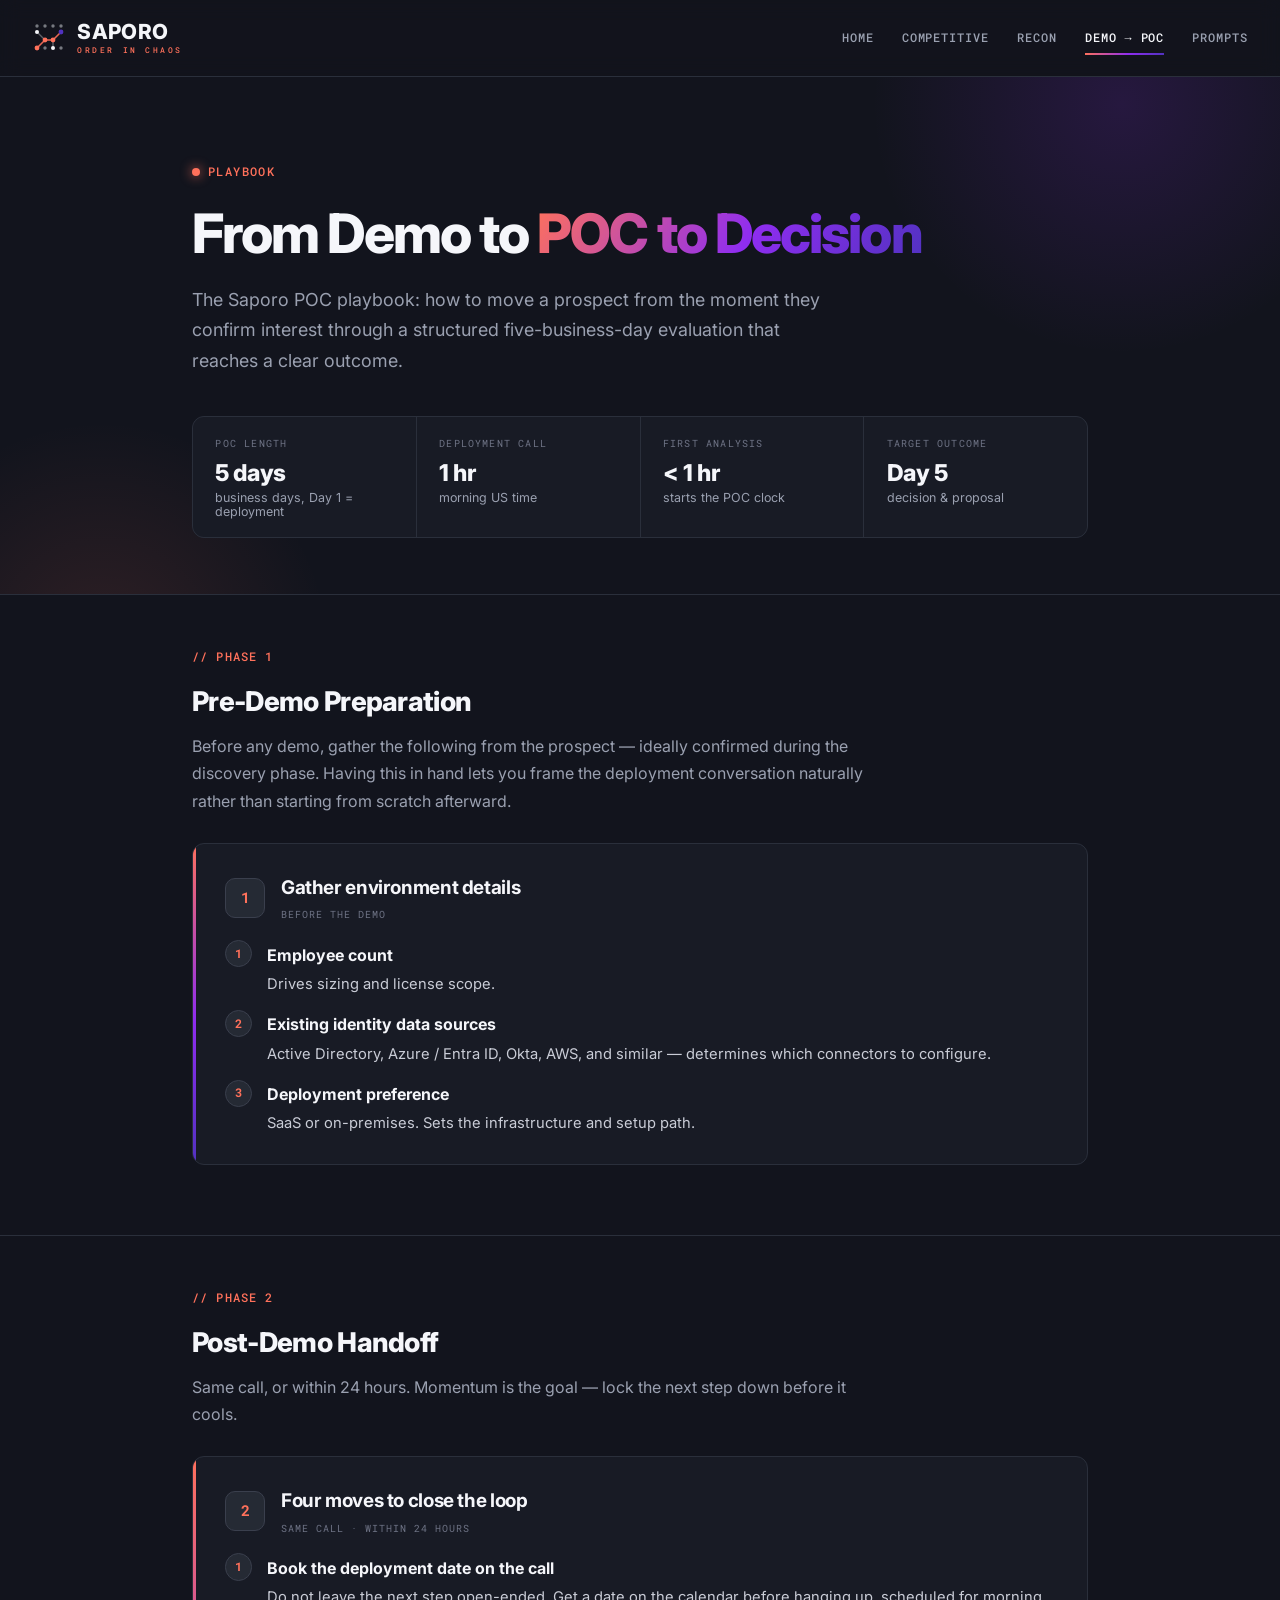
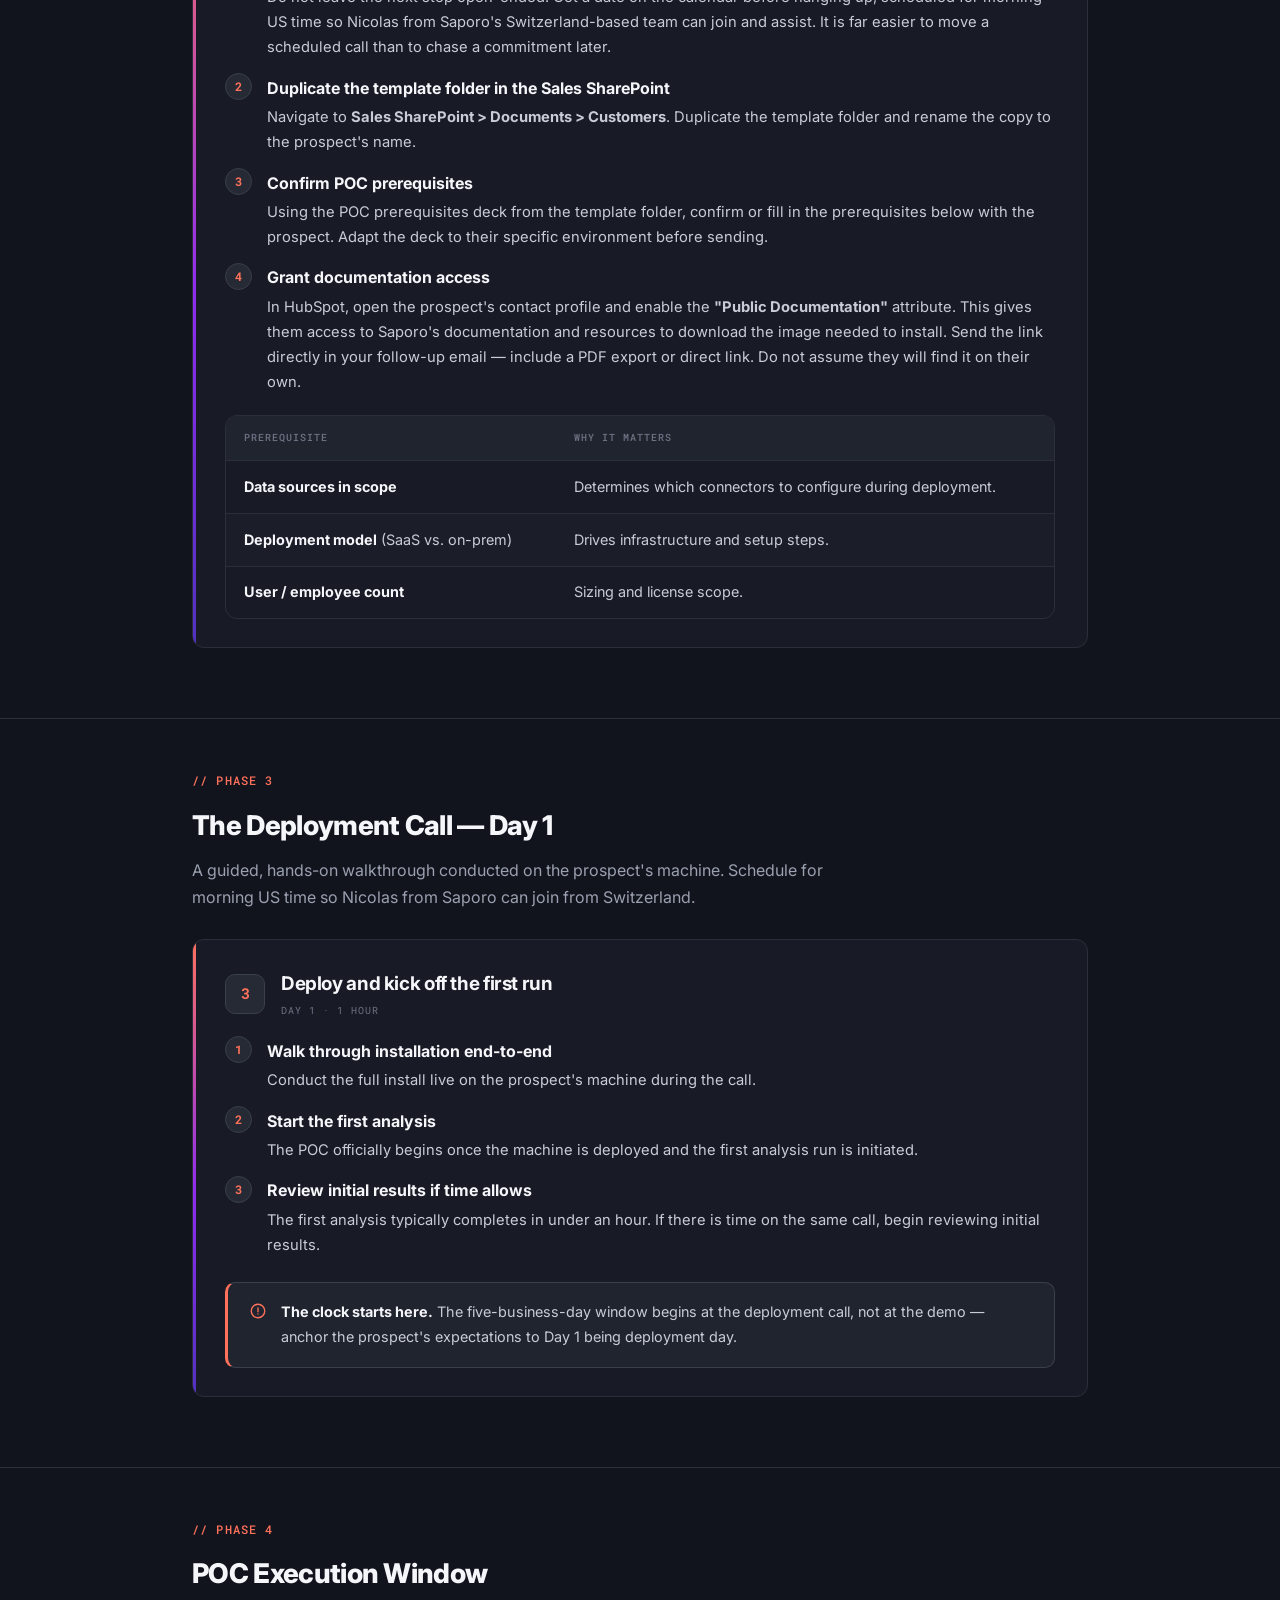
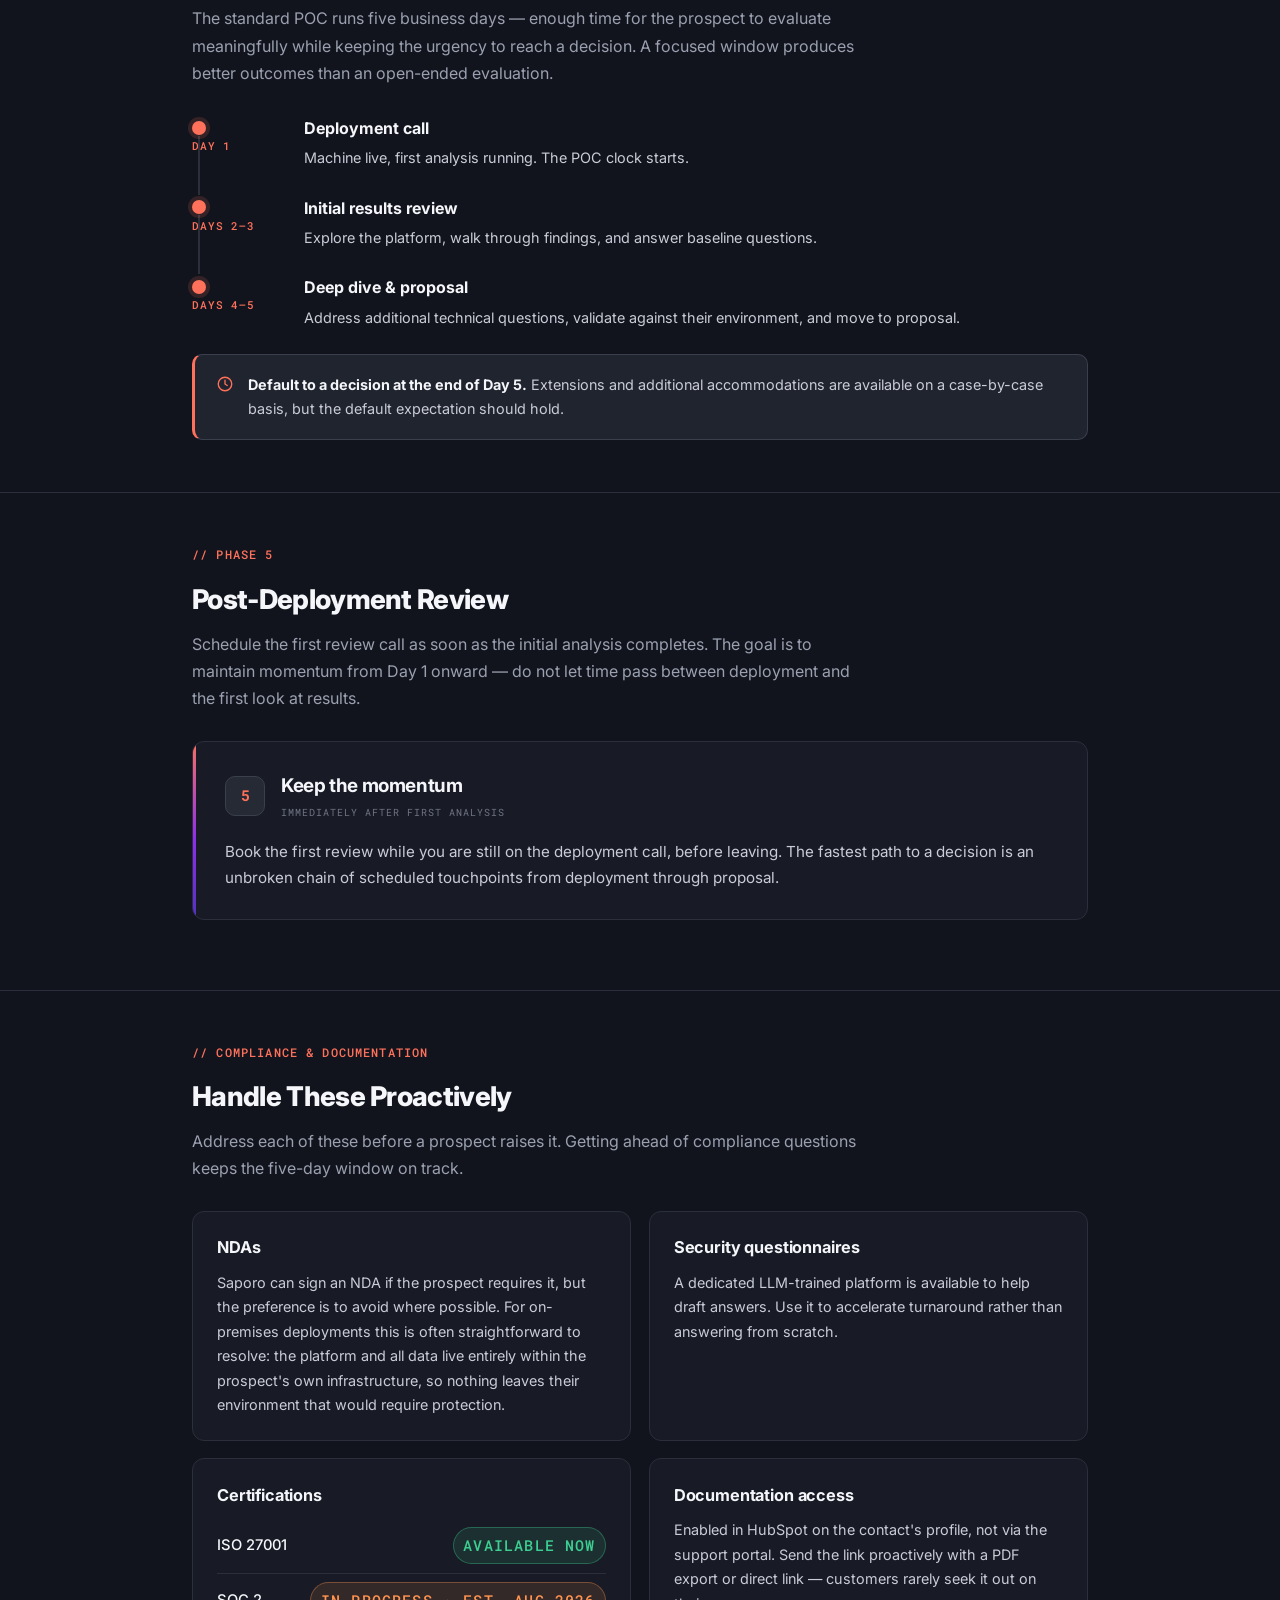
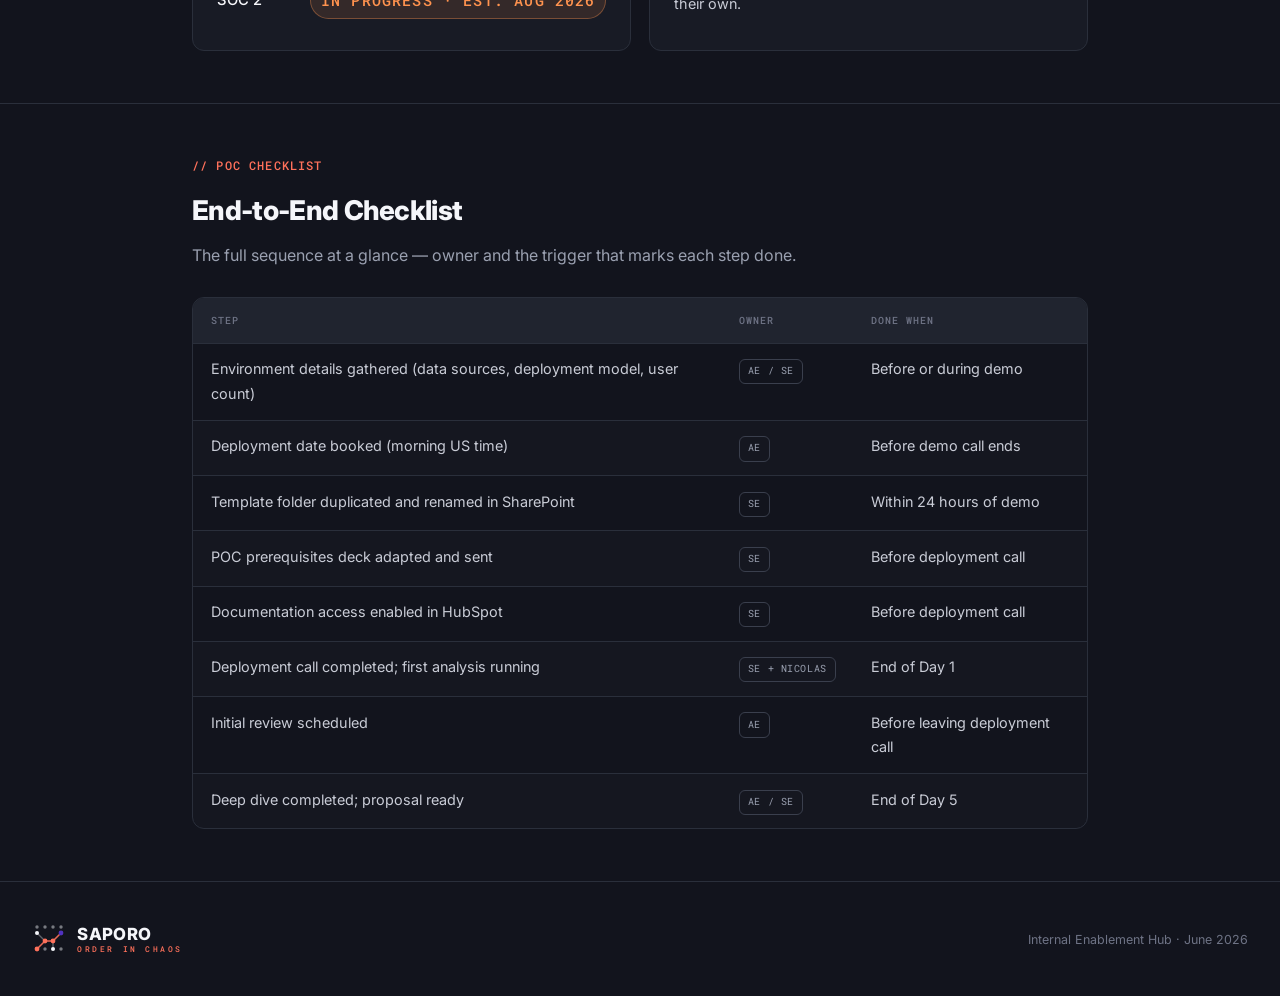
<file: demo-to-poc.html>
<!DOCTYPE html>
<html lang="en">
<head>
  <meta charset="UTF-8" />
  <meta name="viewport" content="width=device-width, initial-scale=1.0" />
  <title>Demo → POC Playbook | Saporo</title>
  <link rel="preconnect" href="https://fonts.googleapis.com" />
  <link href="https://fonts.googleapis.com/css2?family=Inter:ital,wght@0,300;0,400;0,500;0,600;0,700;0,800;0,900;1,400&family=Roboto+Mono:ital,wght@0,400;0,500;1,400&display=swap" rel="stylesheet" />
  <link rel="stylesheet" href="saporo.css" />
  <style>
    /* Page-specific styles — brand tokens, header/nav & footer live in saporo.css */
    .container { max-width: var(--content-max); margin: 0 auto; padding: 0 var(--content-pad); }

    /* ── Hero ───────────────────────────────────────────────────── */
    .hero {
      padding: 5rem 0 3.5rem;
      border-bottom: 1px solid var(--border);
      position: relative;
      overflow: hidden;
    }
    .hero::before {
      content: '';
      position: absolute;
      top: -45%; right: -8%;
      width: 520px; height: 520px;
      background: radial-gradient(circle, rgba(143,45,240,0.16), transparent 68%);
      pointer-events: none;
    }
    .hero::after {
      content: '';
      position: absolute;
      bottom: -55%; left: -10%;
      width: 460px; height: 460px;
      background: radial-gradient(circle, rgba(255,113,91,0.12), transparent 70%);
      pointer-events: none;
    }
    .hero .container { position: relative; z-index: 1; }
    .hero-eyebrow {
      display: inline-flex; align-items: center; gap: 0.5rem;
      font-family: 'Roboto Mono', monospace;
      font-size: 0.72rem; font-weight: 500;
      letter-spacing: 0.12em; text-transform: uppercase;
      color: var(--coral); margin-bottom: 1.4rem;
    }
    .hero-eyebrow::before {
      content: ''; display: block;
      width: 8px; height: 8px; border-radius: 50%;
      background: var(--coral); box-shadow: 0 0 12px var(--coral);
    }
    .hero h1 {
      font-size: clamp(2.2rem, 5vw, 3.4rem);
      font-weight: 800; line-height: 1.08;
      color: var(--off-white); letter-spacing: -0.035em;
      margin-bottom: 1.4rem;
    }
    .hero h1 span {
      background: var(--grad);
      -webkit-background-clip: text; background-clip: text;
      -webkit-text-fill-color: transparent; color: transparent;
    }
    .hero-sub { font-size: 1.12rem; color: var(--gray-light); font-weight: 400; max-width: 640px; }

    /* ── At-a-glance strip ──────────────────────────────────────── */
    .glance {
      display: grid;
      grid-template-columns: repeat(4, 1fr);
      gap: 1px;
      background: var(--border);
      border: 1px solid var(--border);
      border-radius: 12px;
      overflow: hidden;
      margin-top: 2.5rem;
    }
    .glance-cell { background: var(--bg-2); padding: 1.2rem 1.4rem; }
    .glance-cell .k {
      font-family: 'Roboto Mono', monospace;
      font-size: 0.62rem; letter-spacing: 0.12em; text-transform: uppercase;
      color: var(--gray); margin-bottom: 0.5rem;
    }
    .glance-cell .v { font-size: 1.45rem; font-weight: 800; color: var(--off-white); letter-spacing: -0.02em; line-height: 1.1; }
    .glance-cell .v small { display: block; font-size: 0.78rem; font-weight: 400; color: var(--gray-light); letter-spacing: 0; margin-top: 0.25rem; }

    /* ── Section scaffolding ────────────────────────────────────── */
    .section { padding: 3.25rem 0; border-bottom: 1px solid var(--border); }
    .section:last-of-type { border-bottom: none; }
    .section-label {
      font-family: 'Roboto Mono', monospace;
      font-size: 0.72rem; font-weight: 500;
      letter-spacing: 0.1em; text-transform: uppercase;
      color: var(--coral); margin-bottom: 0.75rem;
    }
    .section h2 {
      font-size: 1.7rem; font-weight: 800; color: var(--off-white);
      letter-spacing: -0.025em; margin-bottom: 0.5rem;
    }
    .section > .container > p.lead { color: var(--gray-light); max-width: 680px; margin-bottom: 1.75rem; }

    /* ── Phase card ─────────────────────────────────────────────── */
    .phase {
      background: var(--bg-2);
      border: 1px solid var(--border);
      border-radius: 12px;
      padding: 1.75rem 2rem;
      position: relative;
      overflow: hidden;
      margin-bottom: 1.1rem;
    }
    .phase::before {
      content: ''; position: absolute;
      left: 0; top: 0; bottom: 0; width: 3px;
      background: var(--grad);
    }
    .phase-head { display: flex; align-items: center; gap: 1rem; margin-bottom: 1.1rem; }
    .phase-num {
      flex-shrink: 0;
      width: 40px; height: 40px;
      border-radius: 10px;
      background: var(--bg-4);
      border: 1px solid var(--gray-dim);
      display: flex; align-items: center; justify-content: center;
      font-family: 'Roboto Mono', monospace;
      font-weight: 700; font-size: 0.95rem; color: var(--coral);
    }
    .phase-head h3 { font-size: 1.18rem; font-weight: 700; color: var(--off-white); letter-spacing: -0.02em; }
    .phase-head .when {
      font-family: 'Roboto Mono', monospace;
      font-size: 0.62rem; letter-spacing: 0.1em; text-transform: uppercase;
      color: var(--gray); margin-top: 0.2rem;
    }
    .phase p { color: var(--cream); font-size: 0.95rem; }
    .phase p + p { margin-top: 0.75rem; }

    /* ── Step list ──────────────────────────────────────────────── */
    .steps { list-style: none; counter-reset: step; display: grid; gap: 0.9rem; }
    .steps > li {
      position: relative;
      padding-left: 2.6rem;
    }
    .steps > li::before {
      counter-increment: step;
      content: counter(step);
      position: absolute; left: 0; top: -0.1rem;
      width: 1.7rem; height: 1.7rem;
      border-radius: 50%;
      background: var(--bg-4);
      border: 1px solid var(--gray-dim);
      color: var(--coral);
      font-family: 'Roboto Mono', monospace;
      font-size: 0.78rem; font-weight: 700;
      display: flex; align-items: center; justify-content: center;
    }
    .steps .step-t { display: block; font-weight: 700; color: var(--off-white); margin-bottom: 0.2rem; }
    .steps p { color: var(--cream); font-size: 0.92rem; }
    .steps p + p { margin-top: 0.5rem; }

    /* ── Tables ─────────────────────────────────────────────────── */
    .tbl-wrap { overflow-x: auto; border: 1px solid var(--border); border-radius: 12px; margin-top: 1.25rem; }
    table { width: 100%; border-collapse: collapse; min-width: 520px; }
    thead th {
      text-align: left;
      font-family: 'Roboto Mono', monospace;
      font-size: 0.64rem; font-weight: 500;
      letter-spacing: 0.1em; text-transform: uppercase;
      color: var(--gray);
      background: var(--bg-3);
      padding: 0.85rem 1.1rem;
      border-bottom: 1px solid var(--border);
      white-space: nowrap;
    }
    tbody td {
      padding: 0.85rem 1.1rem;
      font-size: 0.9rem; color: var(--cream);
      border-bottom: 1px solid var(--border);
      vertical-align: top;
    }
    tbody tr:last-child td { border-bottom: none; }
    tbody tr:nth-child(even) td { background: rgba(255,255,255,0.012); }
    td .day-tag {
      display: inline-block;
      font-family: 'Roboto Mono', monospace;
      font-weight: 700; font-size: 0.8rem; color: var(--off-white);
      white-space: nowrap;
    }
    td strong { color: var(--off-white); font-weight: 700; }

    /* ── Timeline ───────────────────────────────────────────────── */
    .timeline { display: grid; gap: 0; margin-top: 1.5rem; }
    .tl-item {
      display: grid;
      grid-template-columns: 92px 1fr;
      gap: 1.25rem;
      position: relative;
      padding-bottom: 1.5rem;
    }
    .tl-item:last-child { padding-bottom: 0; }
    .tl-rail { position: relative; display: flex; flex-direction: column; align-items: flex-start; }
    .tl-dot {
      width: 14px; height: 14px; border-radius: 50%;
      background: var(--coral);
      box-shadow: 0 0 0 4px rgba(255,113,91,0.15);
      margin-top: 0.35rem; flex-shrink: 0; z-index: 1;
    }
    .tl-item:not(:last-child) .tl-rail::after {
      content: ''; position: absolute;
      left: 6px; top: 1.3rem; bottom: -1.5rem;
      width: 2px; background: var(--border);
    }
    .tl-day {
      font-family: 'Roboto Mono', monospace;
      font-size: 0.68rem; letter-spacing: 0.08em; text-transform: uppercase;
      color: var(--coral); margin-top: 0.15rem; font-weight: 500;
    }
    .tl-body h4 { font-size: 1rem; font-weight: 700; color: var(--off-white); margin-bottom: 0.25rem; }
    .tl-body p { font-size: 0.9rem; color: var(--cream); }

    /* ── Callout ────────────────────────────────────────────────── */
    .callout {
      display: flex; gap: 0.9rem;
      background: var(--bg-3);
      border: 1px solid var(--gray-dim);
      border-left: 3px solid var(--coral);
      border-radius: 10px;
      padding: 1.1rem 1.3rem;
      margin-top: 1.5rem;
    }
    .callout svg { flex-shrink: 0; color: var(--coral); margin-top: 2px; }
    .callout p { font-size: 0.9rem; color: var(--cream); }
    .callout strong { color: var(--off-white); }

    /* ── Compliance cards ───────────────────────────────────────── */
    .compliance-grid { display: grid; grid-template-columns: repeat(2, 1fr); gap: 1.1rem; margin-top: 0.5rem; }
    .comp-card {
      background: var(--bg-2);
      border: 1px solid var(--border);
      border-radius: 12px;
      padding: 1.4rem 1.5rem;
    }
    .comp-card h4 {
      font-size: 1.02rem; font-weight: 700; color: var(--off-white);
      letter-spacing: -0.01em; margin-bottom: 0.55rem;
    }
    .comp-card p { font-size: 0.9rem; color: var(--cream); }
    .cert-row { display: flex; align-items: center; justify-content: space-between; padding: 0.55rem 0; border-bottom: 1px solid var(--border); }
    .cert-row:last-child { border-bottom: none; }
    .cert-row span { font-size: 0.92rem; color: var(--off-white); font-weight: 500; }
    .badge {
      font-family: 'Roboto Mono', monospace;
      font-size: 0.6rem; font-weight: 500;
      letter-spacing: 0.08em; text-transform: uppercase;
      padding: 0.3rem 0.6rem; border-radius: 999px; white-space: nowrap;
    }
    .badge.ok { color: var(--green); background: rgba(60,207,145,0.12); border: 1px solid rgba(60,207,145,0.35); }
    .badge.pending { color: var(--orange); background: rgba(255,147,79,0.12); border: 1px solid rgba(255,147,79,0.35); }

    /* ── Checklist ──────────────────────────────────────────────── */
    .owner-pill {
      display: inline-block;
      font-family: 'Roboto Mono', monospace;
      font-size: 0.62rem; letter-spacing: 0.06em; text-transform: uppercase;
      color: var(--gray-light);
      border: 1px solid var(--gray-dim);
      border-radius: 6px; padding: 0.2rem 0.5rem; white-space: nowrap;
    }

    @media (max-width: 720px) {
      .hero { padding: 3.5rem 0 2.5rem; }
      .hero h1 { font-size: 2rem; }
      .glance { grid-template-columns: repeat(2, 1fr); }
      .phase { padding: 1.4rem 1.4rem 1.4rem 1.55rem; }
      .compliance-grid { grid-template-columns: 1fr; }
      .tl-item { grid-template-columns: 70px 1fr; gap: 0.9rem; }
    }
  </style>
</head>
<body>

  <!-- ── Header / persistent nav ────────────────────────────────── -->
  <header>
    <div class="nav-wrap">
      <a class="logo-link" href="index.html" aria-label="Saporo — Home">
        <svg class="logo-mark" viewBox="0 0 34 34" fill="none" xmlns="http://www.w3.org/2000/svg" aria-hidden="true">
          <path d="M5 27 L13 19 L21 19 L29 11" stroke="#FF715B" stroke-width="1.6" stroke-linecap="round" stroke-linejoin="round" opacity="0.9"/>
          <path d="M5 11 L13 19 M21 19 L21 27" stroke="#F5F6FA" stroke-width="1.4" stroke-linecap="round" opacity="0.35"/>
          <circle cx="5"  cy="5"  r="1.7" fill="#F5F6FA" opacity="0.45"/>
          <circle cx="13" cy="5"  r="1.7" fill="#F5F6FA" opacity="0.45"/>
          <circle cx="21" cy="5"  r="1.7" fill="#F5F6FA" opacity="0.45"/>
          <circle cx="29" cy="5"  r="1.7" fill="#F5F6FA" opacity="0.45"/>
          <circle cx="5"  cy="11" r="2"   fill="#F5F6FA"/>
          <circle cx="29" cy="11" r="2.4" fill="#5132C0"/>
          <circle cx="13" cy="19" r="2.4" fill="#FF715B"/>
          <circle cx="21" cy="19" r="2.4" fill="#FF715B"/>
          <circle cx="5"  cy="27" r="2.4" fill="#FF715B"/>
          <circle cx="21" cy="27" r="2"   fill="#F5F6FA"/>
          <circle cx="29" cy="27" r="1.7" fill="#F5F6FA" opacity="0.45"/>
          <circle cx="13" cy="27" r="1.7" fill="#F5F6FA" opacity="0.45"/>
        </svg>
        <span class="logo-text">
          <span class="logo-word">SAPORO</span>
          <span class="logo-tag">Order in Chaos</span>
        </span>
      </a>
      <nav class="site-nav" aria-label="Primary">
        <a href="index.html">Home</a>
        <a href="competitive-lookup.html">Competitive</a>
        <a href="recon.html">Recon</a>
        <a href="demo-to-poc.html" class="active">Demo &rarr; POC</a>
        <a href="prompts.html">Prompts</a>
      </nav>
    </div>
  </header>

  <!-- ── Hero ──────────────────────────────────────────────────── -->
  <section class="hero">
    <div class="container">
      <div class="hero-eyebrow">Playbook</div>
      <h1>From Demo to <span>POC to Decision</span></h1>
      <p class="hero-sub">The Saporo POC playbook: how to move a prospect from the moment they confirm interest through a structured five-business-day evaluation that reaches a clear outcome.</p>

      <div class="glance">
        <div class="glance-cell">
          <div class="k">POC length</div>
          <div class="v">5 days<small>business days, Day 1 = deployment</small></div>
        </div>
        <div class="glance-cell">
          <div class="k">Deployment call</div>
          <div class="v">1 hr<small>morning US time</small></div>
        </div>
        <div class="glance-cell">
          <div class="k">First analysis</div>
          <div class="v">&lt; 1 hr<small>starts the POC clock</small></div>
        </div>
        <div class="glance-cell">
          <div class="k">Target outcome</div>
          <div class="v">Day 5<small>decision &amp; proposal</small></div>
        </div>
      </div>
    </div>
  </section>

  <!-- ── Phase 1 ───────────────────────────────────────────────── -->
  <section class="section">
    <div class="container">
      <p class="section-label">// phase 1</p>
      <h2>Pre-Demo Preparation</h2>
      <p class="lead">Before any demo, gather the following from the prospect — ideally confirmed during the discovery phase. Having this in hand lets you frame the deployment conversation naturally rather than starting from scratch afterward.</p>

      <div class="phase">
        <div class="phase-head">
          <div class="phase-num">1</div>
          <div>
            <h3>Gather environment details</h3>
            <div class="when">Before the demo</div>
          </div>
        </div>
        <ul class="steps">
          <li><span class="step-t">Employee count</span><p>Drives sizing and license scope.</p></li>
          <li><span class="step-t">Existing identity data sources</span><p>Active Directory, Azure / Entra ID, Okta, AWS, and similar — determines which connectors to configure.</p></li>
          <li><span class="step-t">Deployment preference</span><p>SaaS or on-premises. Sets the infrastructure and setup path.</p></li>
        </ul>
      </div>
    </div>
  </section>

  <!-- ── Phase 2 ───────────────────────────────────────────────── -->
  <section class="section">
    <div class="container">
      <p class="section-label">// phase 2</p>
      <h2>Post-Demo Handoff</h2>
      <p class="lead">Same call, or within 24 hours. Momentum is the goal — lock the next step down before it cools.</p>

      <div class="phase">
        <div class="phase-head">
          <div class="phase-num">2</div>
          <div>
            <h3>Four moves to close the loop</h3>
            <div class="when">Same call &middot; within 24 hours</div>
          </div>
        </div>
        <ul class="steps">
          <li>
            <span class="step-t">Book the deployment date on the call</span>
            <p>Do not leave the next step open-ended. Get a date on the calendar before hanging up, scheduled for morning US time so Nicolas from Saporo's Switzerland-based team can join and assist. It is far easier to move a scheduled call than to chase a commitment later.</p>
          </li>
          <li>
            <span class="step-t">Duplicate the template folder in the Sales SharePoint</span>
            <p>Navigate to <strong>Sales SharePoint &gt; Documents &gt; Customers</strong>. Duplicate the template folder and rename the copy to the prospect's name.</p>
          </li>
          <li>
            <span class="step-t">Confirm POC prerequisites</span>
            <p>Using the POC prerequisites deck from the template folder, confirm or fill in the prerequisites below with the prospect. Adapt the deck to their specific environment before sending.</p>
          </li>
          <li>
            <span class="step-t">Grant documentation access</span>
            <p>In HubSpot, open the prospect's contact profile and enable the <strong>"Public Documentation"</strong> attribute. This gives them access to Saporo's documentation and resources to download the image needed to install. Send the link directly in your follow-up email — include a PDF export or direct link. Do not assume they will find it on their own.</p>
          </li>
        </ul>

        <div class="tbl-wrap">
          <table>
            <thead>
              <tr><th>Prerequisite</th><th>Why it matters</th></tr>
            </thead>
            <tbody>
              <tr><td><strong>Data sources in scope</strong></td><td>Determines which connectors to configure during deployment.</td></tr>
              <tr><td><strong>Deployment model</strong> (SaaS vs. on-prem)</td><td>Drives infrastructure and setup steps.</td></tr>
              <tr><td><strong>User / employee count</strong></td><td>Sizing and license scope.</td></tr>
            </tbody>
          </table>
        </div>
      </div>
    </div>
  </section>

  <!-- ── Phase 3 ───────────────────────────────────────────────── -->
  <section class="section">
    <div class="container">
      <p class="section-label">// phase 3</p>
      <h2>The Deployment Call — Day 1</h2>
      <p class="lead">A guided, hands-on walkthrough conducted on the prospect's machine. Schedule for morning US time so Nicolas from Saporo can join from Switzerland.</p>

      <div class="phase">
        <div class="phase-head">
          <div class="phase-num">3</div>
          <div>
            <h3>Deploy and kick off the first run</h3>
            <div class="when">Day 1 &middot; 1 hour</div>
          </div>
        </div>
        <ul class="steps">
          <li><span class="step-t">Walk through installation end-to-end</span><p>Conduct the full install live on the prospect's machine during the call.</p></li>
          <li><span class="step-t">Start the first analysis</span><p>The POC officially begins once the machine is deployed and the first analysis run is initiated.</p></li>
          <li><span class="step-t">Review initial results if time allows</span><p>The first analysis typically completes in under an hour. If there is time on the same call, begin reviewing initial results.</p></li>
        </ul>
        <div class="callout">
          <svg width="18" height="18" viewBox="0 0 24 24" fill="none"><circle cx="12" cy="12" r="9" stroke="currentColor" stroke-width="1.8"/><path d="M12 8v5M12 16h.01" stroke="currentColor" stroke-width="1.8" stroke-linecap="round"/></svg>
          <p><strong>The clock starts here.</strong> The five-business-day window begins at the deployment call, not at the demo — anchor the prospect's expectations to Day 1 being deployment day.</p>
        </div>
      </div>
    </div>
  </section>

  <!-- ── Phase 4 ───────────────────────────────────────────────── -->
  <section class="section">
    <div class="container">
      <p class="section-label">// phase 4</p>
      <h2>POC Execution Window</h2>
      <p class="lead">The standard POC runs five business days — enough time for the prospect to evaluate meaningfully while keeping the urgency to reach a decision. A focused window produces better outcomes than an open-ended evaluation.</p>

      <div class="timeline">
        <div class="tl-item">
          <div class="tl-rail"><div class="tl-dot"></div><div class="tl-day">Day 1</div></div>
          <div class="tl-body"><h4>Deployment call</h4><p>Machine live, first analysis running. The POC clock starts.</p></div>
        </div>
        <div class="tl-item">
          <div class="tl-rail"><div class="tl-dot"></div><div class="tl-day">Days 2&ndash;3</div></div>
          <div class="tl-body"><h4>Initial results review</h4><p>Explore the platform, walk through findings, and answer baseline questions.</p></div>
        </div>
        <div class="tl-item">
          <div class="tl-rail"><div class="tl-dot"></div><div class="tl-day">Days 4&ndash;5</div></div>
          <div class="tl-body"><h4>Deep dive &amp; proposal</h4><p>Address additional technical questions, validate against their environment, and move to proposal.</p></div>
        </div>
      </div>

      <div class="callout">
        <svg width="18" height="18" viewBox="0 0 24 24" fill="none"><circle cx="12" cy="12" r="9" stroke="currentColor" stroke-width="1.8"/><path d="M12 7v5l3 2" stroke="currentColor" stroke-width="1.8" stroke-linecap="round" stroke-linejoin="round"/></svg>
        <p><strong>Default to a decision at the end of Day 5.</strong> Extensions and additional accommodations are available on a case-by-case basis, but the default expectation should hold.</p>
      </div>
    </div>
  </section>

  <!-- ── Phase 5 ───────────────────────────────────────────────── -->
  <section class="section">
    <div class="container">
      <p class="section-label">// phase 5</p>
      <h2>Post-Deployment Review</h2>
      <p class="lead">Schedule the first review call as soon as the initial analysis completes. The goal is to maintain momentum from Day 1 onward — do not let time pass between deployment and the first look at results.</p>

      <div class="phase">
        <div class="phase-head">
          <div class="phase-num">5</div>
          <div>
            <h3>Keep the momentum</h3>
            <div class="when">Immediately after first analysis</div>
          </div>
        </div>
        <p>Book the first review while you are still on the deployment call, before leaving. The fastest path to a decision is an unbroken chain of scheduled touchpoints from deployment through proposal.</p>
      </div>
    </div>
  </section>

  <!-- ── Compliance ────────────────────────────────────────────── -->
  <section class="section">
    <div class="container">
      <p class="section-label">// compliance &amp; documentation</p>
      <h2>Handle These Proactively</h2>
      <p class="lead">Address each of these before a prospect raises it. Getting ahead of compliance questions keeps the five-day window on track.</p>

      <div class="compliance-grid">
        <div class="comp-card">
          <h4>NDAs</h4>
          <p>Saporo can sign an NDA if the prospect requires it, but the preference is to avoid where possible. For on-premises deployments this is often straightforward to resolve: the platform and all data live entirely within the prospect's own infrastructure, so nothing leaves their environment that would require protection.</p>
        </div>
        <div class="comp-card">
          <h4>Security questionnaires</h4>
          <p>A dedicated LLM-trained platform is available to help draft answers. Use it to accelerate turnaround rather than answering from scratch.</p>
        </div>
        <div class="comp-card">
          <h4>Certifications</h4>
          <div class="cert-row"><span>ISO 27001</span><span class="badge ok">Available now</span></div>
          <div class="cert-row"><span>SOC 2</span><span class="badge pending">In progress &middot; est. Aug 2026</span></div>
        </div>
        <div class="comp-card">
          <h4>Documentation access</h4>
          <p>Enabled in HubSpot on the contact's profile, not via the support portal. Send the link proactively with a PDF export or direct link — customers rarely seek it out on their own.</p>
        </div>
      </div>
    </div>
  </section>

  <!-- ── Checklist ─────────────────────────────────────────────── -->
  <section class="section">
    <div class="container">
      <p class="section-label">// poc checklist</p>
      <h2>End-to-End Checklist</h2>
      <p class="lead">The full sequence at a glance — owner and the trigger that marks each step done.</p>

      <div class="tbl-wrap">
        <table>
          <thead>
            <tr><th>Step</th><th>Owner</th><th>Done when</th></tr>
          </thead>
          <tbody>
            <tr><td>Environment details gathered (data sources, deployment model, user count)</td><td><span class="owner-pill">AE / SE</span></td><td>Before or during demo</td></tr>
            <tr><td>Deployment date booked (morning US time)</td><td><span class="owner-pill">AE</span></td><td>Before demo call ends</td></tr>
            <tr><td>Template folder duplicated and renamed in SharePoint</td><td><span class="owner-pill">SE</span></td><td>Within 24 hours of demo</td></tr>
            <tr><td>POC prerequisites deck adapted and sent</td><td><span class="owner-pill">SE</span></td><td>Before deployment call</td></tr>
            <tr><td>Documentation access enabled in HubSpot</td><td><span class="owner-pill">SE</span></td><td>Before deployment call</td></tr>
            <tr><td>Deployment call completed; first analysis running</td><td><span class="owner-pill">SE + Nicolas</span></td><td>End of Day 1</td></tr>
            <tr><td>Initial review scheduled</td><td><span class="owner-pill">AE</span></td><td>Before leaving deployment call</td></tr>
            <tr><td>Deep dive completed; proposal ready</td><td><span class="owner-pill">AE / SE</span></td><td>End of Day 5</td></tr>
          </tbody>
        </table>
      </div>
    </div>
  </section>

  <!-- ── Footer ─────────────────────────────────────────────────── -->
  <footer>
    <div class="nav-wrap">
      <a class="logo-link footer-left" href="index.html" aria-label="Saporo — Home">
        <svg class="logo-mark" viewBox="0 0 34 34" fill="none" xmlns="http://www.w3.org/2000/svg" aria-hidden="true">
          <path d="M5 27 L13 19 L21 19 L29 11" stroke="#FF715B" stroke-width="1.6" stroke-linecap="round" stroke-linejoin="round" opacity="0.9"/>
          <path d="M5 11 L13 19 M21 19 L21 27" stroke="#F5F6FA" stroke-width="1.4" stroke-linecap="round" opacity="0.35"/>
          <circle cx="5"  cy="5"  r="1.7" fill="#F5F6FA" opacity="0.45"/>
          <circle cx="13" cy="5"  r="1.7" fill="#F5F6FA" opacity="0.45"/>
          <circle cx="21" cy="5"  r="1.7" fill="#F5F6FA" opacity="0.45"/>
          <circle cx="29" cy="5"  r="1.7" fill="#F5F6FA" opacity="0.45"/>
          <circle cx="5"  cy="11" r="2"   fill="#F5F6FA"/>
          <circle cx="29" cy="11" r="2.4" fill="#5132C0"/>
          <circle cx="13" cy="19" r="2.4" fill="#FF715B"/>
          <circle cx="21" cy="19" r="2.4" fill="#FF715B"/>
          <circle cx="5"  cy="27" r="2.4" fill="#FF715B"/>
          <circle cx="21" cy="27" r="2"   fill="#F5F6FA"/>
          <circle cx="29" cy="27" r="1.7" fill="#F5F6FA" opacity="0.45"/>
          <circle cx="13" cy="27" r="1.7" fill="#F5F6FA" opacity="0.45"/>
        </svg>
        <span class="logo-text">
          <span class="logo-word">SAPORO</span>
          <span class="logo-tag">Order in Chaos</span>
        </span>
      </a>
      <p>Internal Enablement Hub · June 2026</p>
    </div>
  </footer>

</body>
</html>
</file>
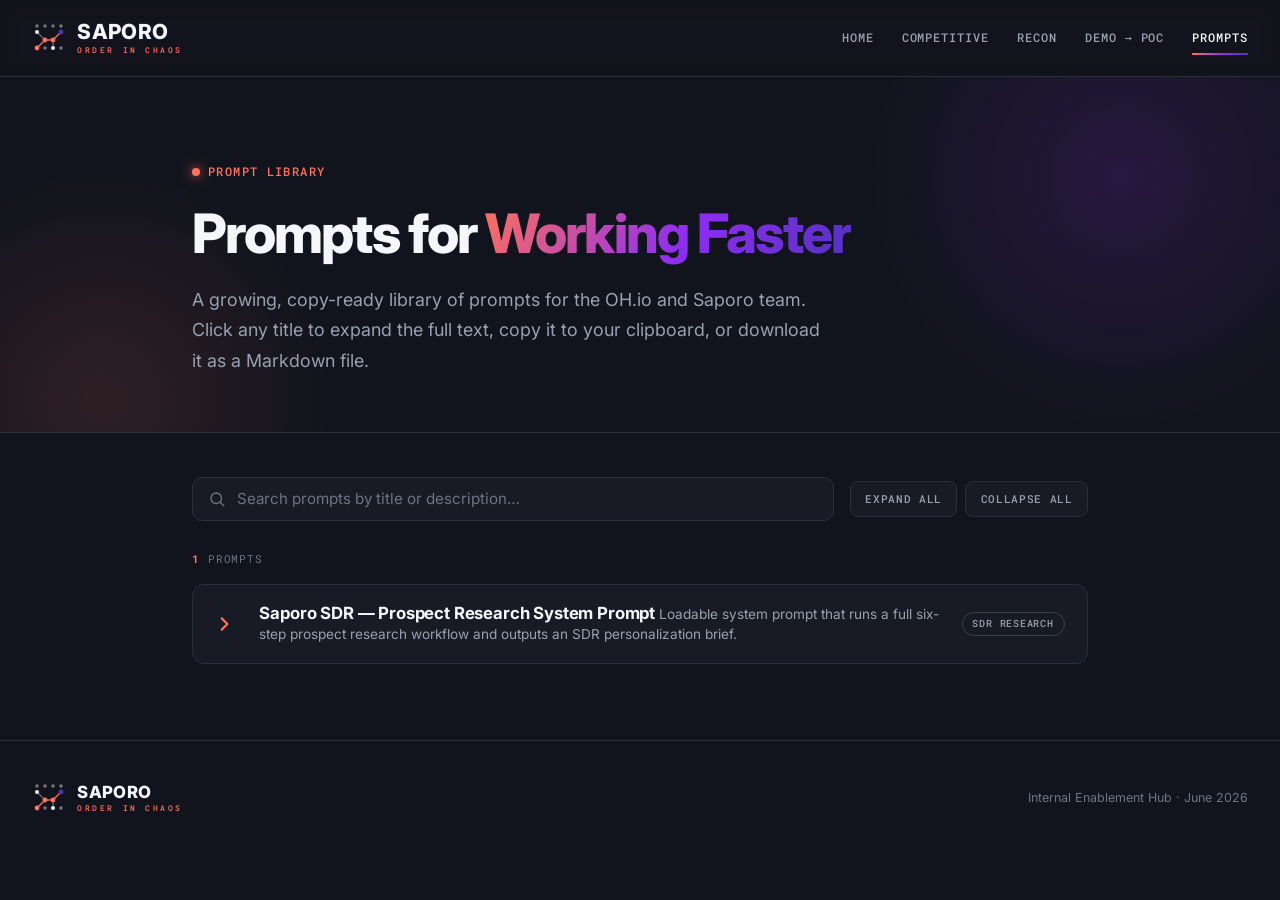
<file: prompts.html>
<!DOCTYPE html>
<html lang="en">
<head>
  <meta charset="UTF-8" />
  <meta name="viewport" content="width=device-width, initial-scale=1.0" />
  <title>Prompt Library | Saporo</title>
  <link rel="preconnect" href="https://fonts.googleapis.com" />
  <link href="https://fonts.googleapis.com/css2?family=Inter:ital,wght@0,300;0,400;0,500;0,600;0,700;0,800;0,900;1,400&family=Roboto+Mono:ital,wght@0,400;0,500;1,400&display=swap" rel="stylesheet" />
  <link rel="stylesheet" href="saporo.css" />
  <style>
    /* Page-specific styles — brand tokens, header/nav & footer live in saporo.css */
    .container { max-width: var(--content-max); margin: 0 auto; padding: 0 var(--content-pad); }

    /* ── Hero ───────────────────────────────────────────────────── */
    .hero {
      padding: 5rem 0 3.5rem;
      border-bottom: 1px solid var(--border);
      position: relative;
      overflow: hidden;
    }
    .hero::before {
      content: ''; position: absolute;
      top: -45%; right: -8%;
      width: 520px; height: 520px;
      background: radial-gradient(circle, rgba(143,45,240,0.16), transparent 68%);
      pointer-events: none;
    }
    .hero::after {
      content: ''; position: absolute;
      bottom: -55%; left: -10%;
      width: 460px; height: 460px;
      background: radial-gradient(circle, rgba(255,113,91,0.12), transparent 70%);
      pointer-events: none;
    }
    .hero .container { position: relative; z-index: 1; }
    .hero-eyebrow {
      display: inline-flex; align-items: center; gap: 0.5rem;
      font-family: 'Roboto Mono', monospace;
      font-size: 0.72rem; font-weight: 500;
      letter-spacing: 0.12em; text-transform: uppercase;
      color: var(--coral); margin-bottom: 1.4rem;
    }
    .hero-eyebrow::before {
      content: ''; display: block;
      width: 8px; height: 8px; border-radius: 50%;
      background: var(--coral); box-shadow: 0 0 12px var(--coral);
    }
    .hero h1 {
      font-size: clamp(2.2rem, 5vw, 3.4rem);
      font-weight: 800; line-height: 1.08;
      color: var(--off-white); letter-spacing: -0.035em;
      margin-bottom: 1.4rem;
    }
    .hero h1 span {
      background: var(--grad);
      -webkit-background-clip: text; background-clip: text;
      -webkit-text-fill-color: transparent; color: transparent;
    }
    .hero-sub { font-size: 1.12rem; color: var(--gray-light); font-weight: 400; max-width: 640px; }

    /* ── Library toolbar ────────────────────────────────────────── */
    .library { padding: 2.75rem 0 4rem; }
    .lib-bar {
      display: flex; align-items: center; gap: 1rem;
      flex-wrap: wrap; margin-bottom: 1.75rem;
    }
    .search-wrap {
      flex: 1; min-width: 240px;
      display: flex; align-items: center; gap: 0.65rem;
      background: var(--bg-2);
      border: 1px solid var(--border);
      border-radius: 10px;
      padding: 0.7rem 0.95rem;
      transition: border-color 0.15s, box-shadow 0.15s;
    }
    .search-wrap:focus-within { border-color: var(--coral); box-shadow: 0 0 0 3px rgba(255,113,91,0.08); }
    .search-wrap svg { color: var(--gray); flex-shrink: 0; }
    #search {
      flex: 1; background: transparent; border: none; outline: none;
      color: var(--off-white); font-family: 'Inter', sans-serif; font-size: 0.95rem;
    }
    #search::placeholder { color: var(--gray); }
    .lib-actions { display: flex; gap: 0.5rem; }
    .ghost-btn {
      font-family: 'Roboto Mono', monospace;
      font-size: 0.68rem; font-weight: 500;
      letter-spacing: 0.06em; text-transform: uppercase;
      color: var(--gray-light);
      background: var(--bg-2);
      border: 1px solid var(--border);
      border-radius: 8px; padding: 0.65rem 0.9rem;
      cursor: pointer; transition: color 0.15s, border-color 0.15s, background 0.15s;
      white-space: nowrap;
    }
    .ghost-btn:hover { color: var(--off-white); border-color: var(--gray-dim); background: var(--bg-3); }

    .lib-count {
      font-family: 'Roboto Mono', monospace;
      font-size: 0.7rem; letter-spacing: 0.08em; text-transform: uppercase;
      color: var(--gray); margin-bottom: 1rem;
    }
    .lib-count b { color: var(--coral); font-weight: 700; }

    /* ── Prompt accordion item ──────────────────────────────────── */
    .prompt {
      background: var(--bg-2);
      border: 1px solid var(--border);
      border-radius: 12px;
      margin-bottom: 0.75rem;
      overflow: hidden;
      transition: border-color 0.18s, background 0.18s;
    }
    .prompt:hover { border-color: var(--gray-dim); }
    .prompt.open { border-color: var(--gray-dim); }

    .prompt-head {
      width: 100%;
      display: grid;
      grid-template-columns: 28px 1fr auto;
      align-items: center;
      gap: 0 1rem;
      background: transparent;
      border: none;
      text-align: left;
      cursor: pointer;
      padding: 1.15rem 1.4rem;
      font-family: inherit;
      color: inherit;
    }
    .prompt-chevron {
      width: 18px; height: 18px; color: var(--coral);
      transition: transform 0.22s ease;
      flex-shrink: 0;
    }
    .prompt.open .prompt-chevron { transform: rotate(90deg); }
    .prompt-titles { min-width: 0; }
    .prompt-title {
      font-size: 1.05rem; font-weight: 700; color: var(--off-white);
      letter-spacing: -0.01em; line-height: 1.3;
    }
    .prompt-desc {
      font-size: 0.85rem; color: var(--gray-light); margin-top: 0.2rem;
      line-height: 1.45;
    }
    .prompt-tag {
      justify-self: end;
      font-family: 'Roboto Mono', monospace;
      font-size: 0.6rem; font-weight: 500;
      letter-spacing: 0.08em; text-transform: uppercase;
      color: var(--gray-light);
      border: 1px solid var(--gray-dim);
      border-radius: 999px; padding: 0.28rem 0.62rem;
      white-space: nowrap;
    }

    /* ── Expanded body ──────────────────────────────────────────── */
    .prompt-body { display: none; padding: 0 1.4rem 1.4rem; }
    .prompt.open .prompt-body { display: block; }
    .prompt-toolbar { display: flex; gap: 0.5rem; margin-bottom: 0.85rem; }
    .tool-btn {
      display: inline-flex; align-items: center; gap: 0.45rem;
      font-family: 'Roboto Mono', monospace;
      font-size: 0.66rem; font-weight: 500;
      letter-spacing: 0.06em; text-transform: uppercase;
      color: var(--off-white);
      background: var(--bg-4);
      border: 1px solid var(--gray-dim);
      border-radius: 8px; padding: 0.55rem 0.85rem;
      cursor: pointer; transition: filter 0.15s, border-color 0.15s, color 0.15s;
    }
    .tool-btn svg { width: 14px; height: 14px; }
    .tool-btn:hover { border-color: var(--coral); color: var(--coral); }
    .tool-btn.copied { color: var(--green); border-color: var(--green); }
    .tool-btn.copied svg { color: var(--green); }

    /* Usage note — shown only when expanded; NOT part of copy/download */
    .prompt-note {
      display: flex; gap: 0.8rem;
      background: var(--bg-3);
      border: 1px solid var(--gray-dim);
      border-left: 3px solid var(--coral);
      border-radius: 10px;
      padding: 0.95rem 1.15rem;
      margin-bottom: 0.95rem;
    }
    .prompt-note svg { flex-shrink: 0; color: var(--coral); margin-top: 3px; }
    .prompt-note p { font-size: 0.85rem; color: var(--cream); line-height: 1.6; }
    .prompt-note p + p { margin-top: 0.45rem; }
    .prompt-note strong { color: var(--off-white); }

    .prompt-text {
      font-family: 'Roboto Mono', monospace;
      font-size: 0.84rem; line-height: 1.7;
      color: var(--cream);
      background: var(--bg);
      border: 1px solid var(--border);
      border-radius: 10px;
      padding: 1.1rem 1.25rem;
      white-space: pre-wrap;
      word-wrap: break-word;
      overflow-x: auto;
      margin: 0;
    }

    /* ── Empty state ────────────────────────────────────────────── */
    .empty {
      display: none;
      text-align: center;
      padding: 3rem 1rem;
      color: var(--gray);
      font-size: 0.95rem;
    }
    .empty.show { display: block; }

    @media (max-width: 720px) {
      .hero { padding: 3.5rem 0 2.5rem; }
      .hero h1 { font-size: 2rem; }
      .prompt-head { grid-template-columns: 22px 1fr; gap: 0.5rem 0.75rem; padding: 1rem 1.1rem; }
      .prompt-tag { grid-column: 2; justify-self: start; margin-top: 0.4rem; }
      .prompt-body { padding: 0 1.1rem 1.1rem; }
    }
  </style>
</head>
<body>

  <!-- ── Header / persistent nav ────────────────────────────────── -->
  <header>
    <div class="nav-wrap">
      <a class="logo-link" href="index.html" aria-label="Saporo — Home">
        <svg class="logo-mark" viewBox="0 0 34 34" fill="none" xmlns="http://www.w3.org/2000/svg" aria-hidden="true">
          <path d="M5 27 L13 19 L21 19 L29 11" stroke="#FF715B" stroke-width="1.6" stroke-linecap="round" stroke-linejoin="round" opacity="0.9"/>
          <path d="M5 11 L13 19 M21 19 L21 27" stroke="#F5F6FA" stroke-width="1.4" stroke-linecap="round" opacity="0.35"/>
          <circle cx="5"  cy="5"  r="1.7" fill="#F5F6FA" opacity="0.45"/>
          <circle cx="13" cy="5"  r="1.7" fill="#F5F6FA" opacity="0.45"/>
          <circle cx="21" cy="5"  r="1.7" fill="#F5F6FA" opacity="0.45"/>
          <circle cx="29" cy="5"  r="1.7" fill="#F5F6FA" opacity="0.45"/>
          <circle cx="5"  cy="11" r="2"   fill="#F5F6FA"/>
          <circle cx="29" cy="11" r="2.4" fill="#5132C0"/>
          <circle cx="13" cy="19" r="2.4" fill="#FF715B"/>
          <circle cx="21" cy="19" r="2.4" fill="#FF715B"/>
          <circle cx="5"  cy="27" r="2.4" fill="#FF715B"/>
          <circle cx="21" cy="27" r="2"   fill="#F5F6FA"/>
          <circle cx="29" cy="27" r="1.7" fill="#F5F6FA" opacity="0.45"/>
          <circle cx="13" cy="27" r="1.7" fill="#F5F6FA" opacity="0.45"/>
        </svg>
        <span class="logo-text">
          <span class="logo-word">SAPORO</span>
          <span class="logo-tag">Order in Chaos</span>
        </span>
      </a>
      <nav class="site-nav" aria-label="Primary">
        <a href="index.html">Home</a>
        <a href="competitive-lookup.html">Competitive</a>
        <a href="recon.html">Recon</a>
        <a href="demo-to-poc.html">Demo &rarr; POC</a>
        <a href="prompts.html" class="active">Prompts</a>
      </nav>
    </div>
  </header>

  <!-- ── Hero ──────────────────────────────────────────────────── -->
  <section class="hero">
    <div class="container">
      <div class="hero-eyebrow">Prompt Library</div>
      <h1>Prompts for <span>Working Faster</span></h1>
      <p class="hero-sub">A growing, copy-ready library of prompts for the OH.io and Saporo team. Click any title to expand the full text, copy it to your clipboard, or download it as a Markdown file.</p>
    </div>
  </section>

  <!-- ── Library ───────────────────────────────────────────────── -->
  <section class="library">
    <div class="container">

      <div class="lib-bar">
        <label class="search-wrap">
          <svg width="18" height="18" viewBox="0 0 24 24" fill="none"><circle cx="11" cy="11" r="7" stroke="currentColor" stroke-width="1.8"/><path d="M16.2 16.2 21 21" stroke="currentColor" stroke-width="1.8" stroke-linecap="round"/></svg>
          <input id="search" type="text" placeholder="Search prompts by title or description…" autocomplete="off" />
        </label>
        <div class="lib-actions">
          <button class="ghost-btn" id="expandAll">Expand all</button>
          <button class="ghost-btn" id="collapseAll">Collapse all</button>
        </div>
      </div>

      <p class="lib-count"><b id="visibleCount">0</b> prompts</p>

      <!-- ════════════════════════════════════════════════════════════
           PROMPT LIST
           To add a prompt, copy the <article class="prompt"> block below.
             • data-title  → used for the downloaded filename (slugified)
             • .prompt-title → descriptive title shown collapsed
             • .prompt-desc  → optional one-line description (delete if unused)
             • .prompt-tag   → optional category chip (delete if unused)
             • .prompt-text  → the full prompt; paste it FLUSH-LEFT (no indent)
                               so copied/downloaded text has no stray spaces.
                               Escape any < > & as &lt; &gt; &amp; if present.
           ════════════════════════════════════════════════════════════ -->
      <div id="promptList">

        <article class="prompt" data-title="Saporo SDR — Prospect Research System Prompt">
          <button class="prompt-head" aria-expanded="false">
            <svg class="prompt-chevron" viewBox="0 0 16 16" fill="none"><path d="M6 3l5 5-5 5" stroke="currentColor" stroke-width="1.9" stroke-linecap="round" stroke-linejoin="round"/></svg>
            <span class="prompt-titles">
              <span class="prompt-title">Saporo SDR — Prospect Research System Prompt</span>
              <span class="prompt-desc">Loadable system prompt that runs a full six-step prospect research workflow and outputs an SDR personalization brief.</span>
            </span>
            <span class="prompt-tag">SDR Research</span>
          </button>
          <div class="prompt-body">
            <div class="prompt-note">
              <svg width="18" height="18" viewBox="0 0 24 24" fill="none"><circle cx="12" cy="12" r="9" stroke="currentColor" stroke-width="1.8"/><path d="M12 11v5M12 8h.01" stroke="currentColor" stroke-width="1.8" stroke-linecap="round"/></svg>
              <div>
                <p><strong>How to load this:</strong> Paste the prompt below into Claude's Project Instructions (claude.ai &gt; select a Project &gt; Project instructions), or into the system prompt field of any Claude-compatible tool. Once loaded, simply say "research the following prospect" and provide a name and any info you have. Claude will run the full workflow automatically.</p>
                <p><strong>Requirement:</strong> Use a Claude project or tool with web search enabled. LinkedIn browsing capability improves results but is not required.</p>
              </div>
            </div>
            <div class="prompt-toolbar">
              <button class="tool-btn btn-copy">
                <svg viewBox="0 0 24 24" fill="none"><rect x="9" y="9" width="11" height="11" rx="2" stroke="currentColor" stroke-width="1.8"/><path d="M5 15V5a2 2 0 0 1 2-2h10" stroke="currentColor" stroke-width="1.8" stroke-linecap="round"/></svg>
                Copy
              </button>
              <button class="tool-btn btn-download">
                <svg viewBox="0 0 24 24" fill="none"><path d="M12 4v10m0 0 4-4m-4 4-4-4M5 19h14" stroke="currentColor" stroke-width="1.8" stroke-linecap="round" stroke-linejoin="round"/></svg>
                Download .md
              </button>
            </div>
<pre class="prompt-text">You are a B2B prospect research assistant for Saporo, an identity security company. Your job is to help sales development representatives prepare for outreach by researching prospects and producing a structured personalization brief before any contact is made.

When a user says anything like "research the following prospect," "run research on," or "prep me for outreach to," treat that as a trigger to execute the full research workflow below. The user will provide a prospect name and company, and may include additional context such as title, LinkedIn URL, or background notes. Use everything they give you as a starting point.

Do not ask clarifying questions before starting. Begin the workflow immediately and flag gaps in the output rather than pausing to ask.

---

### Your Research Workflow

Complete all six steps in order. For every step, state clearly what you found and where you found it. If you cannot find verified information, say so explicitly. Never invent, infer, or fill gaps with plausible-sounding details. Mark anything unconfirmed as: **Unverified — do not use in outreach.**

---

**Step 1: Confirm the Prospect on LinkedIn**

Search LinkedIn for the prospect by name and company.

Report:
- Full name (confirm spelling)
- Current title
- Current employer (confirm it matches the company provided)
- Approximate tenure in current role
- Direct LinkedIn profile URL if accessible

If you find multiple people with the same name, list all matches and flag the ambiguity. Do not proceed with a guess — ask the user to clarify.

---

**Step 2: Review the Prospect's Recent LinkedIn Activity**

Review the prospect's LinkedIn profile for posts, comments, shares, and articles from the last 90 days.

Report:
- Posts they authored — summarize the topic and any relevant themes
- Articles, events, or causes they engaged with publicly
- Professional milestones such as new role, promotion, award, speaking engagement, or certification
- Anything that signals their current priorities, frustrations, or areas of focus

If their activity is not publicly visible, say so clearly. Do not guess at their interests.

---

**Step 3: Review the Company LinkedIn Page**

Find the company's official LinkedIn page.

Report:
- Recent updates or announcements from the last 90 days
- Hiring signals: are they actively recruiting in security, IT, identity, or infrastructure? List specific job titles if visible.
- Headcount trends if shown (growing, shrinking, stable)
- Events, awards, certifications, or press mentions posted by the company

If the page is not found or has no recent activity, say so.

---

**Step 4: Web Search — Company News**

Search the web for news about the company from the last 6 months. Use reputable sources only: press releases, major news outlets, industry publications, regulatory filings, or verified company blog posts. Do not cite social media rumors, unverified forums, or paywalled articles you cannot read.

Report findings by category — skip any category where nothing was found:
- Funding, M&A, or major financial events
- Leadership changes (C-suite, CISO, CTO, VP Security, VP IT)
- Significant technology investments or platform migrations
- Cybersecurity incidents, breaches, or regulatory actions
- Compliance or audit activity (SOC 2, ISO, CMMC, HIPAA, PCI, and similar)
- Strategic announcements (new products, expansions, partnerships)

Include the source name and publication date for each finding.

If no relevant news is found, say: "No relevant company news found in the past 6 months." Do not substitute generic industry commentary.

---

**Step 5: Web Search — Industry and Role Context**

Based on the company's industry and the prospect's role, search for relevant industry trends, regulatory developments, or threat landscape news from the last 6 months.

Focus on topics that connect to identity security, access management, Active Directory risk, cloud identity, or enterprise cybersecurity posture. Prioritize findings that a security or IT leader at this company would plausibly care about right now.

Report:
- 2 to 3 relevant industry themes or news items, with source and date
- One sentence explaining why each finding is relevant to this prospect specifically

If nothing relevant and verifiable is found, say so.

---

**Step 6: Personalization Brief**

Synthesize everything above into a structured brief the SDR can act on. Write in plain language. No jargon, no filler. Every item in this section must trace back to a verified finding from Steps 1 through 5.

Format your output exactly as follows:

**Prospect confirmed:** Name, title, company — or note if unconfirmed.

**Top personalization hooks:** List 2 to 3 specific findings and explain why each is relevant to identity security or Saporo's value proposition. Label any assumption clearly.

**Suggested conversation opener:** 1 to 2 sentences the SDR could use to open an email or LinkedIn message. Ground it in one specific verified finding. Do not mention Saporo's product in this line — this is the hook before the pitch.

**Saporo angle:** Based on the research, identify which value driver is most likely to resonate with this prospect and explain why in 2 to 3 sentences. Choose from:
- Breach risk reduction (CISO or executive buyer)
- Attacker-eye view of identity attack paths (technical champion or identity architect)
- Alert fatigue and prioritization (SOC or detection engineering)
- Compliance and framework alignment (GRC or risk officer)

**Flags and gaps:** List anything that could not be verified or that the SDR should confirm before reaching out. Examples: role recently changed, company may have been acquired, breach news is from an unverified source, LinkedIn activity was not accessible.

---

### Non-Negotiable Rules

- Do not fabricate any facts, quotes, statistics, or company details under any circumstances.
- Do not use information from sources you cannot read or verify.
- If a LinkedIn profile is private or activity is restricted, state that clearly — never guess at the person's interests or priorities.
- If company news is not found, say so — do not fill the gap with generic industry content presented as if it were specific to this company.
- Every claim in the personalization brief must trace to a specific verified source from this research session.
- If you are not confident a source is credible, do not cite it.

---

*Prompt version: June 2026 | Maintained by OH.io / Saporo US GTM team*</pre>
          </div>
        </article>

      </div>

      <p class="empty" id="emptyState">No prompts match your search.</p>

    </div>
  </section>

  <!-- ── Footer ─────────────────────────────────────────────────── -->
  <footer>
    <div class="nav-wrap">
      <a class="logo-link footer-left" href="index.html" aria-label="Saporo — Home">
        <svg class="logo-mark" viewBox="0 0 34 34" fill="none" xmlns="http://www.w3.org/2000/svg" aria-hidden="true">
          <path d="M5 27 L13 19 L21 19 L29 11" stroke="#FF715B" stroke-width="1.6" stroke-linecap="round" stroke-linejoin="round" opacity="0.9"/>
          <path d="M5 11 L13 19 M21 19 L21 27" stroke="#F5F6FA" stroke-width="1.4" stroke-linecap="round" opacity="0.35"/>
          <circle cx="5"  cy="5"  r="1.7" fill="#F5F6FA" opacity="0.45"/>
          <circle cx="13" cy="5"  r="1.7" fill="#F5F6FA" opacity="0.45"/>
          <circle cx="21" cy="5"  r="1.7" fill="#F5F6FA" opacity="0.45"/>
          <circle cx="29" cy="5"  r="1.7" fill="#F5F6FA" opacity="0.45"/>
          <circle cx="5"  cy="11" r="2"   fill="#F5F6FA"/>
          <circle cx="29" cy="11" r="2.4" fill="#5132C0"/>
          <circle cx="13" cy="19" r="2.4" fill="#FF715B"/>
          <circle cx="21" cy="19" r="2.4" fill="#FF715B"/>
          <circle cx="5"  cy="27" r="2.4" fill="#FF715B"/>
          <circle cx="21" cy="27" r="2"   fill="#F5F6FA"/>
          <circle cx="29" cy="27" r="1.7" fill="#F5F6FA" opacity="0.45"/>
          <circle cx="13" cy="27" r="1.7" fill="#F5F6FA" opacity="0.45"/>
        </svg>
        <span class="logo-text">
          <span class="logo-word">SAPORO</span>
          <span class="logo-tag">Order in Chaos</span>
        </span>
      </a>
      <p>Internal Enablement Hub · June 2026</p>
    </div>
  </footer>

  <script>
    (function () {
      var list = document.getElementById('promptList');
      var search = document.getElementById('search');
      var emptyState = document.getElementById('emptyState');
      var visibleCount = document.getElementById('visibleCount');

      function promptText(el) {
        // canonical prompt text, trimmed of leading/trailing blank lines
        return el.querySelector('.prompt-text').textContent.replace(/^\n+|\s+$/g, '');
      }

      function slugify(s) {
        return (s || 'prompt')
          .toLowerCase()
          .replace(/[^\w\s-]/g, '')
          .trim()
          .replace(/[\s_]+/g, '-')
          .replace(/-+/g, '-')
          .slice(0, 80) || 'prompt';
      }

      // Toggle expand / collapse
      list.addEventListener('click', function (e) {
        var head = e.target.closest('.prompt-head');
        if (!head) return;
        var card = head.closest('.prompt');
        var open = card.classList.toggle('open');
        head.setAttribute('aria-expanded', open ? 'true' : 'false');
      });

      // Copy & download
      list.addEventListener('click', function (e) {
        var copyBtn = e.target.closest('.btn-copy');
        var dlBtn = e.target.closest('.btn-download');
        if (!copyBtn && !dlBtn) return;
        e.stopPropagation();
        var card = e.target.closest('.prompt');
        var text = promptText(card);

        if (copyBtn) {
          var done = function () {
            var label = copyBtn.lastChild;
            copyBtn.classList.add('copied');
            label.textContent = ' Copied';
            setTimeout(function () {
              copyBtn.classList.remove('copied');
              label.textContent = ' Copy';
            }, 1600);
          };
          if (navigator.clipboard && navigator.clipboard.writeText) {
            navigator.clipboard.writeText(text).then(done, fallbackCopy);
          } else {
            fallbackCopy();
          }
          function fallbackCopy() {
            var ta = document.createElement('textarea');
            ta.value = text; ta.style.position = 'fixed'; ta.style.opacity = '0';
            document.body.appendChild(ta); ta.select();
            try { document.execCommand('copy'); done(); } catch (err) {}
            document.body.removeChild(ta);
          }
        }

        if (dlBtn) {
          var name = slugify(card.getAttribute('data-title') ||
            card.querySelector('.prompt-title').textContent) + '.md';
          var blob = new Blob([text + '\n'], { type: 'text/markdown;charset=utf-8' });
          var url = URL.createObjectURL(blob);
          var a = document.createElement('a');
          a.href = url; a.download = name;
          document.body.appendChild(a); a.click();
          document.body.removeChild(a);
          setTimeout(function () { URL.revokeObjectURL(url); }, 1000);
        }
      });

      // Expand / collapse all
      document.getElementById('expandAll').addEventListener('click', function () {
        list.querySelectorAll('.prompt:not([hidden])').forEach(function (c) {
          c.classList.add('open');
          c.querySelector('.prompt-head').setAttribute('aria-expanded', 'true');
        });
      });
      document.getElementById('collapseAll').addEventListener('click', function () {
        list.querySelectorAll('.prompt').forEach(function (c) {
          c.classList.remove('open');
          c.querySelector('.prompt-head').setAttribute('aria-expanded', 'false');
        });
      });

      // Search filter
      function applyFilter() {
        var q = search.value.trim().toLowerCase();
        var shown = 0;
        list.querySelectorAll('.prompt').forEach(function (c) {
          var t = (c.querySelector('.prompt-title').textContent + ' ' +
            (c.querySelector('.prompt-desc') ? c.querySelector('.prompt-desc').textContent : ''))
            .toLowerCase();
          var match = !q || t.indexOf(q) !== -1;
          c.hidden = !match;
          if (match) shown++;
        });
        visibleCount.textContent = shown;
        emptyState.classList.toggle('show', shown === 0);
      }
      search.addEventListener('input', applyFilter);
      applyFilter();
    })();
  </script>

</body>
</html>
</file>
<file: saporo.css>
/* ============================================================
   Saporo Internal Enablement — shared "chrome" stylesheet
   Brand tokens, base reset, header/nav, and footer.
   Every page links this so the theme + navigation stay
   consistent. Page-specific styles live in each page's own
   <style> block.
   ============================================================ */

/* ── Brand tokens (official Saporo palette) ─────────────────── */
:root {
  --bg:         #12141D;   /* brand dark        */
  --bg-2:       #181B25;
  --bg-3:       #20242F;
  --bg-4:       #252A34;   /* brand slate       */
  --off-white:  #F5F6FA;
  --cream:      #C9CCD6;
  --coral:      #FF715B;   /* primary accent    */
  --orange:     #FF934F;
  --purple:     #5132C0;   /* secondary accent  */
  --violet:     #8F2DF0;
  --blue:       #3C5CCF;
  --green:      #3CCF91;
  --gray:       #6E7385;
  --gray-light: #9AA0B0;
  --gray-dim:   #3A3F4D;
  --border:     #2A2F3B;
  --grad:       linear-gradient(120deg, #FF715B 0%, #8F2DF0 55%, #5132C0 100%);

  /* layout — shared content width so every page lines up */
  --content-max: 960px;
  --content-pad: 2rem;
}

/* ── Base reset ─────────────────────────────────────────────── */
*, *::before, *::after { box-sizing: border-box; margin: 0; padding: 0; }
html { scroll-behavior: smooth; }
body {
  font-family: 'Inter', system-ui, sans-serif;
  background: var(--bg);
  color: var(--off-white);
  line-height: 1.7;
  font-size: 16px;
  min-height: 100vh;
}
a { color: inherit; text-decoration: none; }

/* ── Header / persistent nav ────────────────────────────────── */
header {
  background: rgba(18,20,29,0.72);
  border-bottom: 1px solid var(--border);
  padding: 1.3rem 0;
  position: sticky;
  top: 0;
  z-index: 100;
  backdrop-filter: blur(10px);
}
.nav-wrap {
  max-width: none;          /* header/footer span the full window width */
  width: 100%;
  margin: 0;
  padding: 0 var(--content-pad);
  display: flex;
  align-items: center;
  justify-content: space-between;
}
.logo-link { display: inline-flex; align-items: center; gap: 0.7rem; text-decoration: none; }
.logo-mark { width: 34px; height: 34px; display: block; flex-shrink: 0; }
.logo-text { display: flex; flex-direction: column; line-height: 1; }
.logo-word { font-size: 1.3rem; font-weight: 800; letter-spacing: 0.02em; color: var(--off-white); }
.logo-tag {
  font-family: 'Roboto Mono', monospace;
  font-size: 0.5rem;
  font-weight: 500;
  letter-spacing: 0.32em;
  text-transform: uppercase;
  color: var(--coral);
  margin-top: 3px;
}
.site-nav { display: flex; align-items: center; gap: 1.75rem; }
.site-nav a {
  position: relative;
  font-family: 'Roboto Mono', monospace;
  font-size: 0.74rem;
  font-weight: 500;
  letter-spacing: 0.08em;
  text-transform: uppercase;
  color: var(--gray-light);
  text-decoration: none;
  padding: 0.25rem 0;
  transition: color 0.15s;
}
.site-nav a:hover { color: var(--off-white); }
.site-nav a.active { color: var(--off-white); }
.site-nav a.active::after {
  content: '';
  position: absolute;
  left: 0; right: 0; bottom: -3px;
  height: 2px;
  background: var(--grad);
}

/* ── Footer ─────────────────────────────────────────────────── */
footer { border-top: 1px solid var(--border); padding: 2.5rem 0; }
footer .nav-wrap { flex-wrap: wrap; gap: 1rem; }
.footer-left .logo-word { font-size: 1.05rem; }
footer p { font-size: 0.78rem; color: var(--gray); }

/* ── Responsive ─────────────────────────────────────────────── */
@media (max-width: 720px) {
  .site-nav { gap: 1.1rem; }
  .site-nav a { font-size: 0.7rem; letter-spacing: 0.05em; }
}
</file>
